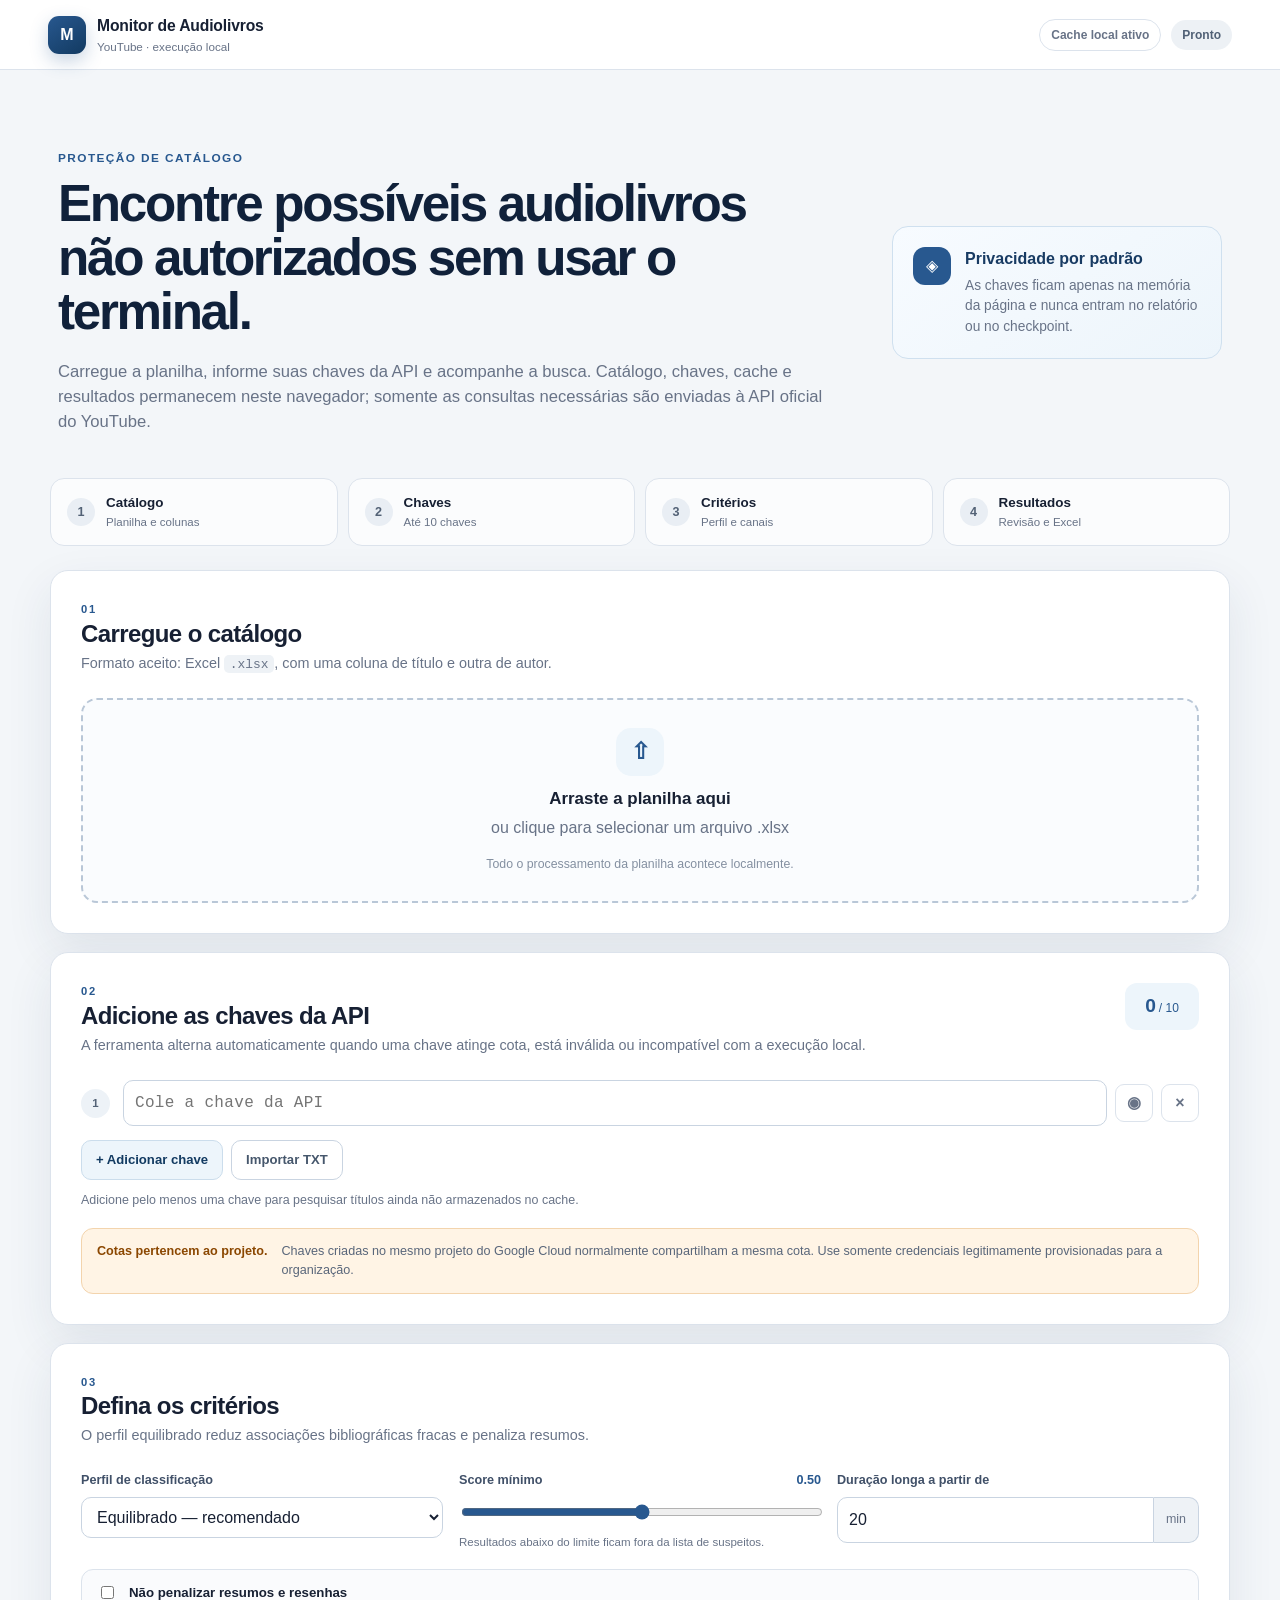
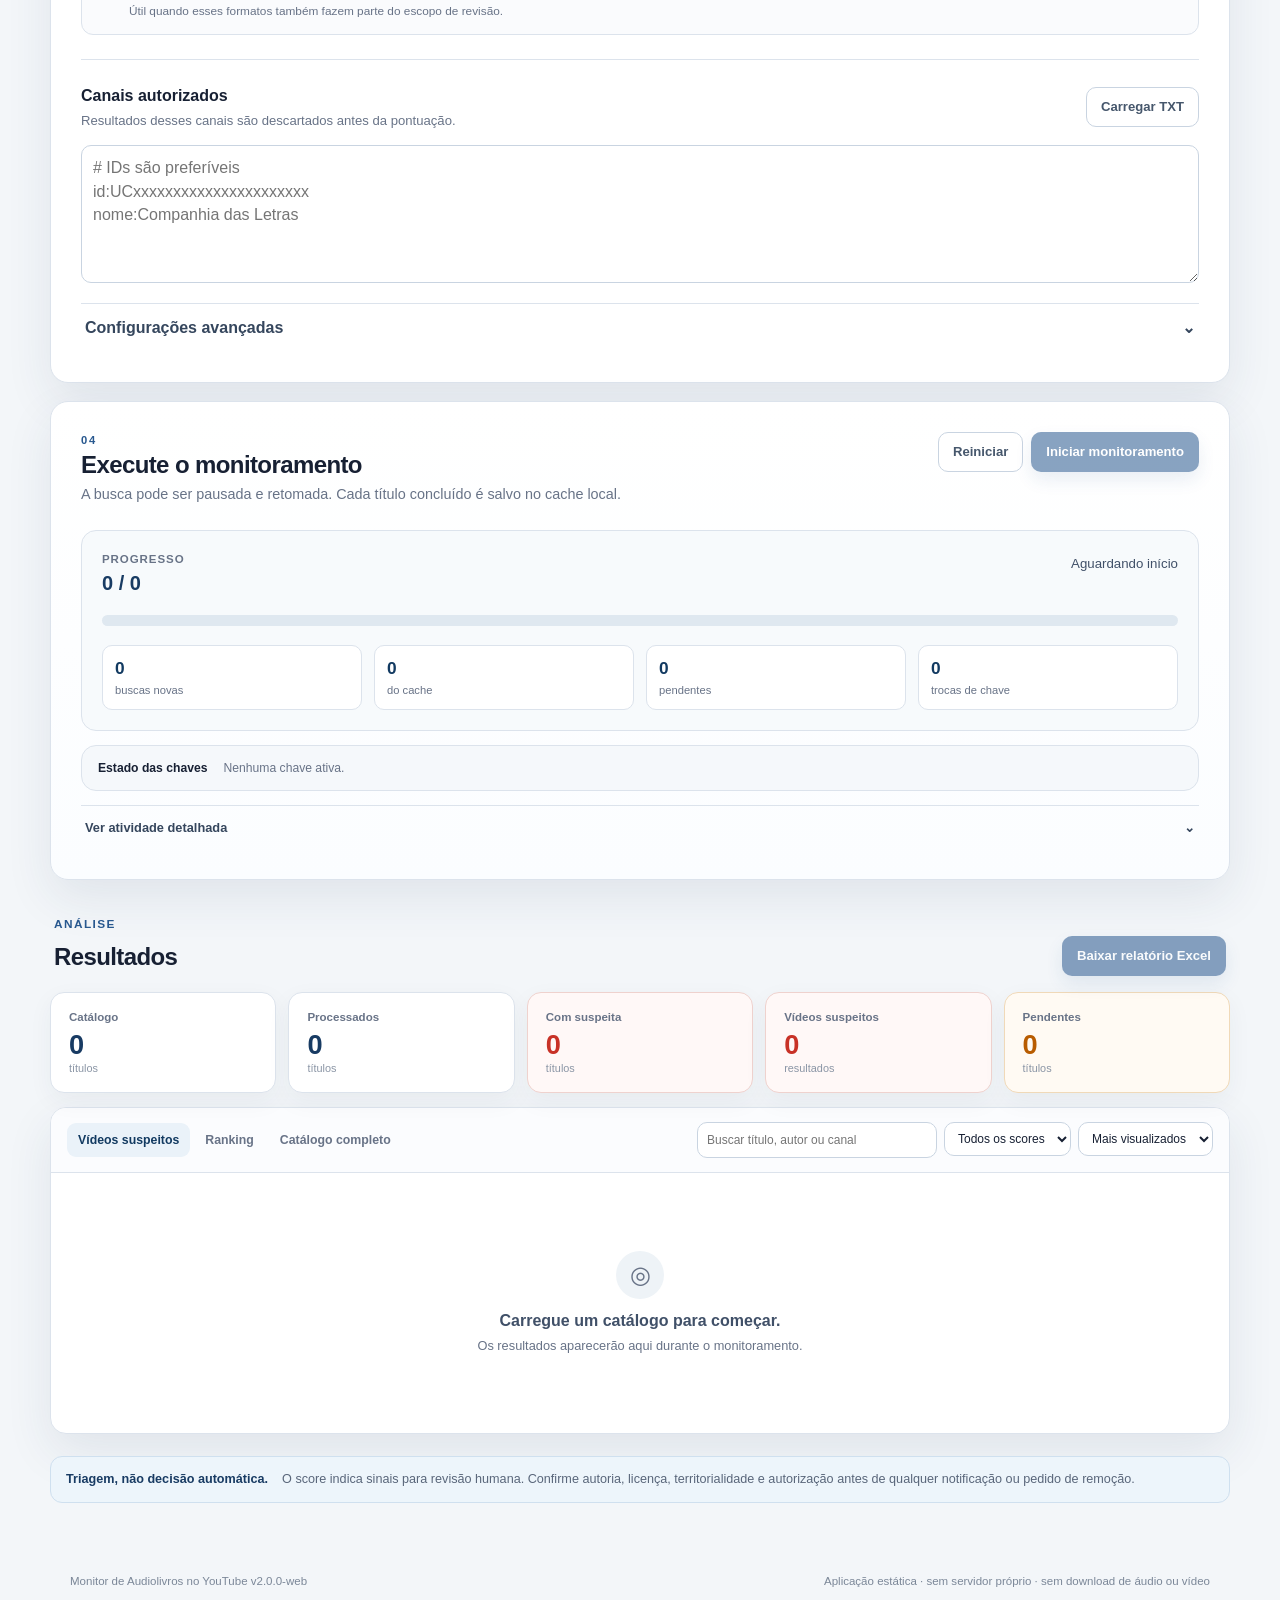
<file: MONITOR_YOUTUBE_OFFLINE.html>
<!doctype html>
<!-- Aplicação autocontida: HTML, CSS e JavaScript estão neste único arquivo. -->
<html lang="pt-BR">
<head>
  <meta charset="utf-8">
  <meta name="viewport" content="width=device-width, initial-scale=1">
  <meta name="description" content="Ferramenta local para monitoramento de possíveis audiolivros não autorizados no YouTube.">
  <title>Monitor de Audiolivros no YouTube — arquivo único</title>
  <style>
:root {
  color-scheme: light;
  --ink: #172033;
  --muted: #687387;
  --line: #dce3ec;
  --line-strong: #c9d4e1;
  --surface: #ffffff;
  --surface-soft: #f5f8fb;
  --surface-blue: #edf5fb;
  --navy: #183b63;
  --blue: #28588f;
  --blue-bright: #1769aa;
  --blue-dark: #123a61;
  --green: #188038;
  --green-soft: #eaf7ee;
  --orange: #b85c00;
  --orange-soft: #fff4e5;
  --red: #c83227;
  --red-soft: #fff0ee;
  --shadow: 0 18px 48px rgba(30, 55, 85, 0.09);
  --radius: 18px;
  font-family: Inter, ui-sans-serif, -apple-system, BlinkMacSystemFont, "Segoe UI", Roboto, Helvetica, Arial, sans-serif;
}

* { box-sizing: border-box; }
html { scroll-behavior: smooth; }
body { margin: 0; background: #f3f6f9; color: var(--ink); line-height: 1.5; }
button, input, select, textarea { font: inherit; }
button { cursor: pointer; }
button:disabled { cursor: not-allowed; opacity: .55; }
a { color: inherit; }
code { padding: .1rem .35rem; border-radius: 5px; background: #eef2f6; font-size: .9em; }
[hidden] { display: none !important; }

.visually-hidden, .sr-only {
  position: absolute !important; width: 1px !important; height: 1px !important;
  padding: 0 !important; margin: -1px !important; overflow: hidden !important;
  clip: rect(0, 0, 0, 0) !important; white-space: nowrap !important; border: 0 !important;
}

.topbar { position: sticky; top: 0; z-index: 30; background: rgba(255,255,255,.94); border-bottom: 1px solid var(--line); backdrop-filter: blur(14px); }
.topbar-inner { max-width: 1240px; margin: 0 auto; padding: 14px 28px; display: flex; align-items: center; justify-content: space-between; gap: 20px; }
.brand { display: inline-flex; align-items: center; gap: 11px; color: var(--ink); text-decoration: none; }
.brand-mark { width: 38px; height: 38px; border-radius: 11px; display: grid; place-items: center; color: #fff; background: linear-gradient(145deg, var(--blue), var(--blue-dark)); font-weight: 800; box-shadow: 0 7px 18px rgba(40,88,143,.25); }
.brand strong, .brand small { display: block; }
.brand strong { font-size: .98rem; letter-spacing: -.01em; }
.brand small { color: var(--muted); font-size: .73rem; }
.topbar-actions { display: flex; align-items: center; gap: 10px; }
.status-badge, .cache-status { display: inline-flex; align-items: center; border-radius: 999px; padding: 6px 11px; font-size: .75rem; font-weight: 700; white-space: nowrap; }
.status-neutral { background: #edf1f5; color: #506075; }
.status-working { background: #e6f1fb; color: #135b97; }
.status-success, .cache-ok { background: var(--green-soft); color: var(--green); }
.status-warning, .cache-warning { background: var(--orange-soft); color: var(--orange); }
.status-error { background: var(--red-soft); color: var(--red); }
.cache-status { border: 1px solid var(--line); background: #fff; color: var(--muted); }

.page-shell { width: min(1180px, calc(100% - 40px)); margin: 0 auto; padding: 52px 0 70px; }
.hero { display: grid; grid-template-columns: minmax(0, 1fr) 330px; gap: 44px; align-items: center; padding: 28px 8px 36px; }
.eyebrow { display: block; color: var(--blue); font-size: .74rem; font-weight: 800; letter-spacing: .12em; text-transform: uppercase; margin-bottom: 9px; }
.hero h1 { margin: 0; max-width: 760px; font-size: clamp(2rem, 4vw, 3.6rem); line-height: 1.06; letter-spacing: -.045em; color: #10213a; }
.hero > div > p { max-width: 780px; color: var(--muted); font-size: 1.04rem; margin: 20px 0 0; }
.privacy-card { display: flex; gap: 14px; padding: 20px; border: 1px solid #cfe0ef; border-radius: 16px; background: linear-gradient(145deg, #f7fbff, #edf5fb); }
.privacy-card strong { color: var(--navy); }
.privacy-card p { margin: 5px 0 0; color: var(--muted); font-size: .86rem; }
.privacy-icon { flex: 0 0 auto; width: 38px; height: 38px; display: grid; place-items: center; border-radius: 12px; color: #fff; background: var(--blue); }

.workflow { display: grid; grid-template-columns: repeat(4, 1fr); gap: 10px; margin: 8px 0 24px; }
.workflow-step { display: flex; align-items: center; gap: 11px; padding: 14px 16px; border: 1px solid var(--line); border-radius: 14px; background: rgba(255,255,255,.7); color: var(--muted); }
.workflow-step > span { width: 28px; height: 28px; display: grid; place-items: center; flex: 0 0 auto; border-radius: 50%; background: #e9eef4; color: #536276; font-weight: 800; font-size: .79rem; }
.workflow-step strong, .workflow-step small { display: block; }
.workflow-step strong { color: var(--ink); font-size: .84rem; }
.workflow-step small { font-size: .72rem; }
.workflow-step.is-complete { border-color: #bddfc7; background: #f3fbf5; }
.workflow-step.is-complete > span { background: var(--green); color: #fff; }

.panel { margin: 18px 0; padding: 30px; border: 1px solid var(--line); border-radius: var(--radius); background: var(--surface); box-shadow: var(--shadow); }
.panel-header { display: flex; align-items: flex-start; margin-bottom: 24px; }
.panel-header-split { justify-content: space-between; gap: 24px; }
.panel-header h2, .results-heading h2 { margin: 2px 0 4px; font-size: 1.5rem; line-height: 1.2; letter-spacing: -.025em; }
.panel-header p, .results-heading p { margin: 0; color: var(--muted); font-size: .9rem; }
.section-number { display: block; color: var(--blue); font-size: .7rem; font-weight: 900; letter-spacing: .15em; }
.count-badge { min-width: 74px; padding: 9px 13px; display: flex; align-items: baseline; justify-content: center; gap: 3px; border-radius: 12px; background: var(--surface-blue); color: var(--blue); }
.count-badge strong { font-size: 1.2rem; }
.count-badge span { font-size: .75rem; }

.drop-zone { min-height: 205px; display: flex; flex-direction: column; align-items: center; justify-content: center; gap: 5px; border: 2px dashed #b9c7d7; border-radius: 16px; background: #fafcfe; text-align: center; transition: .2s ease; outline: none; }
.drop-zone:hover, .drop-zone:focus-visible, .drop-zone.is-dragging { border-color: var(--blue); background: #f0f7fd; transform: translateY(-1px); }
.drop-zone.is-loading { opacity: .65; pointer-events: none; }
.drop-icon { width: 48px; height: 48px; display: grid; place-items: center; border-radius: 15px; color: var(--blue); background: var(--surface-blue); font-size: 1.45rem; font-weight: 800; margin-bottom: 5px; }
.drop-zone strong { font-size: 1.06rem; }
.drop-zone span { color: var(--muted); }
.drop-zone em { margin-top: 10px; color: #8490a1; font-size: .77rem; font-style: normal; }

.mapping-panel, .catalog-status-panel, .progress-card, .key-status-panel, .advanced-panel { border: 1px solid var(--line); border-radius: 15px; background: var(--surface-soft); }
.mapping-panel { margin-top: 22px; padding: 20px; }
.subsection-heading { display: flex; align-items: center; justify-content: space-between; gap: 18px; margin-bottom: 15px; }
.subsection-heading h3 { margin: 0; font-size: 1rem; }
.subsection-heading p { margin: 3px 0 0; color: var(--muted); font-size: .82rem; }
.subsection-spaced { margin-top: 23px; }
.form-grid { display: grid; gap: 16px; }
.form-grid-three { grid-template-columns: repeat(3, minmax(0, 1fr)); }
.form-grid-four { grid-template-columns: repeat(4, minmax(0, 1fr)); }
.field { display: flex; flex-direction: column; gap: 7px; min-width: 0; }
.field > span { color: #405068; font-size: .79rem; font-weight: 750; }
.field small { color: var(--muted); font-size: .72rem; }
input, select, textarea { width: 100%; border: 1px solid var(--line-strong); border-radius: 10px; background: #fff; color: var(--ink); padding: 10px 11px; outline: none; transition: border-color .15s, box-shadow .15s; }
input:focus, select:focus, textarea:focus { border-color: var(--blue-bright); box-shadow: 0 0 0 3px rgba(23,105,170,.12); }
textarea { resize: vertical; min-height: 98px; line-height: 1.45; }
input[type="range"] { border: 0; box-shadow: none; padding: 5px 0; accent-color: var(--blue); }
.range-field output { float: right; color: var(--blue); font-weight: 850; }
.input-suffix { display: flex; }
.input-suffix input { border-radius: 10px 0 0 10px; }
.input-suffix span { display: grid; place-items: center; padding: 0 12px; border: 1px solid var(--line-strong); border-left: 0; border-radius: 0 10px 10px 0; background: #eef2f6; color: var(--muted); font-size: .78rem; }

.catalog-status-panel { margin-top: 20px; padding: 17px 20px; display: flex; align-items: center; gap: 24px; background: #f7fafc; }
.catalog-stat { min-width: 130px; padding-right: 22px; border-right: 1px solid var(--line); }
.catalog-stat strong, .catalog-stat span { display: block; }
.catalog-stat strong { font-size: 1.75rem; color: var(--blue); line-height: 1.1; }
.catalog-stat span { color: var(--muted); font-size: .75rem; }
.catalog-status-panel dl { margin: 0; display: grid; gap: 5px; min-width: 0; }
.catalog-status-panel dl div { display: grid; grid-template-columns: 58px minmax(0,1fr); gap: 9px; }
.catalog-status-panel dt { color: var(--muted); font-size: .76rem; }
.catalog-status-panel dd { margin: 0; overflow: hidden; text-overflow: ellipsis; white-space: nowrap; font-size: .82rem; }

.table-card { margin-top: 18px; border: 1px solid var(--line); border-radius: 14px; overflow: hidden; }
.table-card-heading { display: flex; align-items: center; justify-content: space-between; padding: 12px 16px; background: #f6f9fc; border-bottom: 1px solid var(--line); }
.table-card-heading strong { font-size: .83rem; }
.table-card-heading span { color: var(--muted); font-size: .73rem; }
.table-scroll { overflow: auto; }
table { width: 100%; border-collapse: collapse; }
th { color: #3f4d61; background: #f5f8fb; font-size: .72rem; letter-spacing: .02em; text-align: left; }
th, td { padding: 11px 13px; border-bottom: 1px solid #e8edf3; vertical-align: top; }
td { font-size: .81rem; }
.compact-table th:first-child, .compact-table td:first-child { width: 55px; text-align: right; color: var(--muted); }
.compact-table tbody tr:last-child td { border-bottom: 0; }

.keys-list { display: grid; gap: 10px; }
.key-row { display: grid; grid-template-columns: 34px minmax(0,1fr) 38px 38px; gap: 8px; align-items: center; }
.key-number { width: 29px; height: 29px; display: grid; place-items: center; border-radius: 50%; background: #edf2f7; color: #536276; font-size: .72rem; font-weight: 800; }
.api-key-input { font-family: ui-monospace, SFMono-Regular, Menlo, Consolas, monospace; letter-spacing: .02em; }
.icon-button { height: 38px; border: 1px solid var(--line); border-radius: 9px; background: #fff; color: var(--muted); font-weight: 800; }
.icon-button:hover { color: var(--blue); border-color: #aebfd1; }
.inline-actions { display: flex; flex-wrap: wrap; gap: 8px; margin-top: 14px; }
.help-text { margin: 11px 0 0; color: var(--muted); font-size: .78rem; }

.button { min-height: 39px; display: inline-flex; align-items: center; justify-content: center; gap: 7px; border-radius: 10px; padding: 9px 14px; border: 1px solid transparent; font-size: .82rem; font-weight: 760; transition: transform .12s, box-shadow .12s, background .12s; }
.button:not(:disabled):active { transform: translateY(1px); }
.button-primary { color: #fff; background: var(--blue); box-shadow: 0 8px 18px rgba(40,88,143,.18); }
.button-primary:hover:not(:disabled) { background: var(--blue-dark); }
.button-secondary { color: var(--blue-dark); background: #edf5fb; border-color: #cbddec; }
.button-secondary:hover:not(:disabled) { background: #e2eff9; }
.button-ghost { color: #46576c; background: #fff; border-color: var(--line-strong); }
.button-ghost:hover:not(:disabled) { border-color: #aebccd; background: #f8fafc; }
.button-warning { color: #8b4400; background: var(--orange-soft); border-color: #f3cfaa; }
.button-danger-ghost { color: var(--red); background: #fff; border-color: #efc4bf; }

.notice { display: flex; gap: 8px 14px; align-items: flex-start; margin-top: 18px; border-radius: 12px; padding: 13px 15px; font-size: .79rem; }
.notice strong { flex: 0 0 auto; }
.notice span { color: #59667a; }
.notice-warning { background: var(--orange-soft); border: 1px solid #f3d4ad; }
.notice-warning strong { color: #8b4700; }
.notice-info { background: #edf5fb; border: 1px solid #cfe0ef; }
.notice-info strong { color: var(--navy); }

.check-row { display: flex; gap: 12px; align-items: flex-start; margin-top: 18px; padding: 13px 15px; border: 1px solid var(--line); border-radius: 12px; background: #fafbfd; }
.check-row input, .check-card input { width: auto; margin-top: 3px; accent-color: var(--blue); }
.check-row strong, .check-row small, .check-card strong, .check-card small { display: block; }
.check-row strong, .check-card strong { font-size: .83rem; }
.check-row small, .check-card small { color: var(--muted); font-size: .74rem; }
.check-card { display: flex; gap: 10px; align-items: flex-start; padding: 10px 12px; border: 1px solid var(--line); border-radius: 11px; background: #fff; }
.divider { height: 1px; background: var(--line); margin: 24px 0; }
.disclosure-button { width: 100%; display: flex; justify-content: space-between; align-items: center; margin-top: 20px; padding: 12px 4px; border: 0; border-top: 1px solid var(--line); background: transparent; color: #35465d; font-weight: 760; }
.disclosure-button.compact { margin-top: 14px; font-size: .8rem; }
.advanced-panel { padding: 20px; background: #f8fafc; }
.cache-tools { display: flex; align-items: center; justify-content: space-between; gap: 20px; margin-top: 22px; padding-top: 18px; border-top: 1px solid var(--line); }
.cache-tools > div:first-child strong, .cache-tools > div:first-child span { display: block; }
.cache-tools > div:first-child strong { font-size: .86rem; }
.cache-tools > div:first-child span { color: var(--muted); font-size: .75rem; }

.run-panel { background: linear-gradient(180deg, #fff, #fbfdff); }
.run-actions { display: flex; flex-wrap: wrap; gap: 8px; justify-content: flex-end; }
.progress-card { padding: 20px; background: #f7fafc; }
.progress-heading { display: flex; justify-content: space-between; gap: 20px; align-items: flex-start; }
.progress-heading > div { min-width: 120px; }
.progress-heading span, .progress-heading strong { display: block; }
.progress-heading span { color: var(--muted); font-size: .72rem; text-transform: uppercase; letter-spacing: .08em; font-weight: 800; }
.progress-heading strong { color: var(--navy); font-size: 1.25rem; }
.progress-heading p { margin: 3px 0 0; color: #405068; font-size: .83rem; text-align: right; max-width: 680px; }
.progress-track { height: 11px; margin: 17px 0 19px; overflow: hidden; border-radius: 999px; background: #dfe8f0; }
.progress-bar { width: 0; height: 100%; border-radius: inherit; background: linear-gradient(90deg, var(--blue), #3b8fc8); transition: width .22s ease; }
.run-metrics { display: grid; grid-template-columns: repeat(4, 1fr); gap: 12px; }
.run-metrics div { padding: 10px 12px; border-radius: 10px; background: #fff; border: 1px solid var(--line); }
.run-metrics strong, .run-metrics span { display: block; }
.run-metrics strong { font-size: 1.08rem; color: var(--blue-dark); }
.run-metrics span { color: var(--muted); font-size: .7rem; }
.key-status-panel { margin-top: 14px; padding: 13px 16px; display: flex; gap: 16px; align-items: center; }
.key-status-panel > strong { font-size: .76rem; white-space: nowrap; }
#keyStatusList { display: flex; gap: 7px; flex-wrap: wrap; }
.key-chip { display: inline-flex; padding: 5px 9px; border-radius: 999px; font-size: .68rem; font-weight: 800; border: 1px solid var(--line); }
.key-active { background: #e8f2fb; color: #145b96; border-color: #bcd7eb; }
.key-used { background: #edf7f0; color: var(--green); border-color: #c5e3ce; }
.key-unavailable { background: var(--red-soft); color: var(--red); border-color: #efc4bf; text-decoration: line-through; }
.key-unused { background: #f2f4f6; color: #758095; }
.muted { color: var(--muted); font-size: .76rem; }
.activity-log-panel { border: 1px solid var(--line); border-radius: 12px; background: #172437; overflow: hidden; }
.activity-log { height: 220px; overflow: auto; list-style: none; margin: 0; padding: 12px; color: #dce7f2; font-family: ui-monospace, SFMono-Regular, Menlo, Consolas, monospace; font-size: .72rem; }
.activity-log li { display: grid; grid-template-columns: 72px minmax(0,1fr); gap: 8px; padding: 4px 0; }
.activity-log time { color: #8194aa; }
.activity-log .log-success span { color: #8ed3a1; }
.activity-log .log-warning span { color: #f1be7d; }
.activity-log .log-error span { color: #ff9c92; }

.results-section { margin-top: 36px; }
.results-heading { display: flex; align-items: flex-end; justify-content: space-between; gap: 20px; padding: 0 4px 16px; }
.summary-grid { display: grid; grid-template-columns: repeat(5, 1fr); gap: 12px; margin-bottom: 14px; }
.summary-grid article { padding: 16px 18px; border: 1px solid var(--line); border-radius: 14px; background: #fff; box-shadow: 0 8px 25px rgba(30,55,85,.05); }
.summary-grid span, .summary-grid strong, .summary-grid small { display: block; }
.summary-grid span { color: var(--muted); font-size: .72rem; font-weight: 750; }
.summary-grid strong { margin: 4px 0 0; font-size: 1.7rem; line-height: 1.1; color: var(--navy); }
.summary-grid small { color: #8a95a5; font-size: .68rem; }
.summary-grid .summary-alert { background: #fff8f7; border-color: #efd2ce; }
.summary-grid .summary-alert strong { color: var(--red); }
.summary-grid .summary-warning { background: #fffaf3; border-color: #f0d9b8; }
.summary-grid .summary-warning strong { color: var(--orange); }
.results-card { border: 1px solid var(--line); border-radius: 16px; background: #fff; overflow: hidden; box-shadow: var(--shadow); }
.results-toolbar { display: flex; align-items: center; justify-content: space-between; gap: 20px; padding: 14px 16px; border-bottom: 1px solid var(--line); background: #fbfcfe; }
.result-tabs { display: flex; gap: 4px; }
.result-tab { border: 0; border-radius: 9px; padding: 8px 11px; background: transparent; color: var(--muted); font-size: .77rem; font-weight: 760; }
.result-tab.is-active { background: #eaf2f9; color: var(--blue-dark); }
.result-filters { display: flex; gap: 7px; }
.result-filters input, .result-filters select { padding: 8px 9px; font-size: .75rem; }
.result-filters input { width: 240px; }
.empty-state { min-height: 260px; display: flex; flex-direction: column; align-items: center; justify-content: center; color: var(--muted); text-align: center; }
.empty-state > div { width: 48px; height: 48px; display: grid; place-items: center; border-radius: 50%; background: #eef3f7; font-size: 1.5rem; margin-bottom: 10px; }
.empty-state strong { color: #405068; }
.empty-state span { font-size: .8rem; margin-top: 3px; }
.results-table { min-width: 920px; }
.results-table thead th { position: sticky; top: 0; z-index: 1; white-space: nowrap; }
.results-table tbody tr:hover { background: #f9fbfd; }
.results-table td small { display: block; margin-top: 3px; color: var(--muted); }
.results-table .numeric { text-align: right; font-variant-numeric: tabular-nums; white-space: nowrap; }
.reasons-cell { min-width: 260px; color: #536276; }
.table-link { color: var(--blue-bright); font-weight: 760; text-decoration: none; white-space: nowrap; }
.table-link:hover { text-decoration: underline; }
.score-pill, .catalog-status { display: inline-flex; align-items: center; justify-content: center; min-width: 50px; padding: 4px 8px; border-radius: 999px; font-size: .7rem; font-weight: 850; }
.score-high, .catalog-yes { background: var(--red-soft); color: var(--red); }
.score-medium, .catalog-pending { background: var(--orange-soft); color: var(--orange); }
.score-low, .catalog-no { background: var(--green-soft); color: var(--green); }
.table-empty { text-align: center; color: var(--muted); padding: 40px; }
.pagination { display: flex; justify-content: center; align-items: center; gap: 14px; padding: 12px 16px; border-top: 1px solid var(--line); }
.pagination span { color: var(--muted); font-size: .76rem; }
.final-notice { margin-top: 22px; }

.footer { max-width: 1180px; margin: 0 auto; padding: 0 20px 34px; display: flex; justify-content: space-between; gap: 20px; color: #7b8798; font-size: .72rem; }
.toast-container { position: fixed; z-index: 100; top: 76px; right: 20px; width: min(380px, calc(100% - 40px)); display: grid; gap: 9px; pointer-events: none; }
.toast { opacity: 0; transform: translateY(-8px); padding: 12px 14px; border: 1px solid var(--line); border-radius: 11px; background: #fff; box-shadow: 0 14px 36px rgba(20,40,65,.18); color: #35465d; font-size: .8rem; font-weight: 650; transition: .2s ease; }
.toast.is-visible { opacity: 1; transform: translateY(0); }
.toast-success { border-left: 4px solid var(--green); }
.toast-warning { border-left: 4px solid var(--orange); }
.toast-error { border-left: 4px solid var(--red); }
.toast-info { border-left: 4px solid var(--blue); }

@media (max-width: 980px) {
  .hero { grid-template-columns: 1fr; gap: 22px; }
  .privacy-card { max-width: 620px; }
  .form-grid-four { grid-template-columns: repeat(2, minmax(0,1fr)); }
  .form-grid-three { grid-template-columns: 1fr 1fr; }
  .summary-grid { grid-template-columns: repeat(3, 1fr); }
  .results-toolbar { align-items: stretch; flex-direction: column; }
  .result-filters { flex-wrap: wrap; }
  .result-filters input { width: 100%; }
}

@media (max-width: 720px) {
  .topbar-inner { padding: 11px 16px; }
  .cache-status { display: none; }
  .brand small { display: none; }
  .page-shell { width: min(100% - 22px, 1180px); padding-top: 25px; }
  .hero { padding: 18px 4px 26px; }
  .hero h1 { font-size: 2.1rem; }
  .workflow { grid-template-columns: 1fr 1fr; }
  .panel { padding: 21px 17px; border-radius: 15px; }
  .panel-header-split, .results-heading, .progress-heading, .cache-tools { align-items: stretch; flex-direction: column; }
  .run-actions { justify-content: flex-start; }
  .form-grid-three, .form-grid-four { grid-template-columns: 1fr; }
  .catalog-status-panel { align-items: flex-start; flex-direction: column; }
  .catalog-stat { border-right: 0; border-bottom: 1px solid var(--line); padding: 0 0 13px; width: 100%; }
  .run-metrics { grid-template-columns: 1fr 1fr; }
  .key-status-panel { align-items: flex-start; flex-direction: column; }
  .summary-grid { grid-template-columns: 1fr 1fr; }
  .result-tabs { overflow-x: auto; }
  .result-tab { white-space: nowrap; }
  .result-filters { flex-direction: column; }
  .footer { flex-direction: column; }
}

@media (max-width: 430px) {
  .workflow { grid-template-columns: 1fr; }
  .summary-grid { grid-template-columns: 1fr; }
  .key-row { grid-template-columns: 28px minmax(0,1fr) 36px; }
  .key-row .remove-key { grid-column: 3; }
  .key-row .toggle-key { display: none; }
}

</style>
</head>
<body>
  <div id="toastContainer" class="toast-container" aria-live="polite"></div>

  <header class="topbar">
    <div class="topbar-inner">
      <a class="brand" href="#top" aria-label="Ir ao início">
        <span class="brand-mark" aria-hidden="true">M</span>
        <span>
          <strong>Monitor de Audiolivros</strong>
          <small>YouTube · execução local</small>
        </span>
      </a>
      <div class="topbar-actions">
        <span id="cacheAvailability" class="cache-status">Verificando cache…</span>
        <span id="globalStatus" class="status-badge status-neutral">Carregando</span>
      </div>
    </div>
  </header>

  <main id="top" class="page-shell">
    <section class="hero">
      <div>
        <span class="eyebrow">Proteção de catálogo</span>
        <h1>Encontre possíveis audiolivros não autorizados sem usar o terminal.</h1>
        <p>Carregue a planilha, informe suas chaves da API e acompanhe a busca. Catálogo, chaves, cache e resultados permanecem neste navegador; somente as consultas necessárias são enviadas à API oficial do YouTube.</p>
      </div>
      <aside class="privacy-card">
        <span class="privacy-icon" aria-hidden="true">◈</span>
        <div>
          <strong>Privacidade por padrão</strong>
          <p>As chaves ficam apenas na memória da página e nunca entram no relatório ou no checkpoint.</p>
        </div>
      </aside>
    </section>

    <nav class="workflow" aria-label="Etapas">
      <div id="workflowCatalog" class="workflow-step">
        <span>1</span><div><strong>Catálogo</strong><small>Planilha e colunas</small></div>
      </div>
      <div id="workflowKeys" class="workflow-step">
        <span>2</span><div><strong>Chaves</strong><small>Até 10 chaves</small></div>
      </div>
      <div class="workflow-step">
        <span>3</span><div><strong>Critérios</strong><small>Perfil e canais</small></div>
      </div>
      <div id="workflowRun" class="workflow-step">
        <span>4</span><div><strong>Resultados</strong><small>Revisão e Excel</small></div>
      </div>
    </nav>

    <section class="panel" aria-labelledby="catalogTitle">
      <div class="panel-header">
        <div>
          <span class="section-number">01</span>
          <h2 id="catalogTitle">Carregue o catálogo</h2>
          <p>Formato aceito: Excel <code>.xlsx</code>, com uma coluna de título e outra de autor.</p>
        </div>
      </div>

      <input id="catalogFile" class="visually-hidden" type="file" accept=".xlsx,application/vnd.openxmlformats-officedocument.spreadsheetml.sheet">
      <div id="dropZone" class="drop-zone" role="button" tabindex="0" aria-label="Selecionar ou arrastar planilha">
        <div class="drop-icon" aria-hidden="true">⇧</div>
        <strong id="dropZoneLabel">Arraste a planilha aqui</strong>
        <span id="dropZoneHint">ou clique para selecionar um arquivo .xlsx</span>
        <em>Todo o processamento da planilha acontece localmente.</em>
      </div>

      <div id="mappingPanel" class="mapping-panel" hidden>
        <div class="subsection-heading">
          <div>
            <h3>Mapeamento da planilha</h3>
            <p>A seleção automática pode ser ajustada antes da busca.</p>
          </div>
          <button id="applyMappingButton" type="button" class="button button-secondary">Aplicar seleção</button>
        </div>
        <div class="form-grid form-grid-four">
          <label class="field">
            <span>Aba</span>
            <select id="sheetSelect"></select>
          </label>
          <label class="field">
            <span>Linha do cabeçalho</span>
            <input id="headerRowInput" type="number" min="1" max="20" value="1">
          </label>
          <label class="field">
            <span>Coluna de título</span>
            <select id="titleColumnSelect"></select>
          </label>
          <label class="field">
            <span>Coluna de autor</span>
            <select id="authorColumnSelect"></select>
          </label>
        </div>
      </div>

      <div id="catalogStatusPanel" class="catalog-status-panel" hidden>
        <div class="catalog-stat">
          <strong id="catalogCount">0</strong>
          <span>títulos únicos</span>
        </div>
        <dl>
          <div><dt>Arquivo</dt><dd id="catalogFileName">—</dd></div>
          <div><dt>Aba</dt><dd id="catalogSheetName">—</dd></div>
        </dl>
      </div>

      <div id="catalogPreview" class="table-card" hidden>
        <div class="table-card-heading"><strong>Prévia do catálogo</strong><span>Primeiros 8 títulos</span></div>
        <div class="table-scroll">
          <table class="compact-table">
            <thead><tr><th>#</th><th>Título</th><th>Autor</th></tr></thead>
            <tbody id="catalogPreviewBody"></tbody>
          </table>
        </div>
      </div>
    </section>

    <section id="apiKeysSection" class="panel" aria-labelledby="keysTitle">
      <div class="panel-header panel-header-split">
        <div>
          <span class="section-number">02</span>
          <h2 id="keysTitle">Adicione as chaves da API</h2>
          <p>A ferramenta alterna automaticamente quando uma chave atinge cota, está inválida ou incompatível com a execução local.</p>
        </div>
        <div class="count-badge"><strong id="keysCount">0</strong><span>/ 10</span></div>
      </div>

      <div id="apiKeysList" class="keys-list"></div>
      <div class="inline-actions">
        <button id="addKeyButton" type="button" class="button button-secondary">+ Adicionar chave</button>
        <button id="importKeysButton" type="button" class="button button-ghost">Importar TXT</button>
        <input id="keysFile" class="visually-hidden" type="file" accept=".txt,text/plain">
      </div>
      <p id="budgetHint" class="help-text">Adicione pelo menos uma chave para pesquisar.</p>
      <div class="notice notice-warning">
        <strong>Cotas pertencem ao projeto.</strong>
        <span>Chaves criadas no mesmo projeto do Google Cloud normalmente compartilham a mesma cota. Use somente credenciais legitimamente provisionadas para a organização.</span>
      </div>
    </section>

    <section class="panel" aria-labelledby="criteriaTitle">
      <div class="panel-header">
        <div>
          <span class="section-number">03</span>
          <h2 id="criteriaTitle">Defina os critérios</h2>
          <p>O perfil equilibrado reduz associações bibliográficas fracas e penaliza resumos.</p>
        </div>
      </div>

      <div class="form-grid form-grid-three">
        <label class="field">
          <span>Perfil de classificação</span>
          <select id="profile" class="analysis-setting configuration-control">
            <option value="equilibrado">Equilibrado — recomendado</option>
            <option value="planilha">Compatível com a planilha original</option>
          </select>
        </label>
        <label class="field range-field">
          <span>Score mínimo <output id="thresholdValue">0.50</output></span>
          <input id="threshold" class="analysis-setting configuration-control" type="range" min="0" max="1" step="0.05" value="0.50">
          <small>Resultados abaixo do limite ficam fora da lista de suspeitos.</small>
        </label>
        <label class="field">
          <span>Duração longa a partir de</span>
          <div class="input-suffix"><input id="longDuration" class="analysis-setting configuration-control" type="number" min="1" max="600" value="20"><span>min</span></div>
        </label>
      </div>

      <label class="check-row">
        <input id="includeSummaries" class="analysis-setting configuration-control" type="checkbox">
        <span><strong>Não penalizar resumos e resenhas</strong><small>Útil quando esses formatos também fazem parte do escopo de revisão.</small></span>
      </label>

      <div class="divider"></div>
      <div class="subsection-heading">
        <div>
          <h3>Canais autorizados</h3>
          <p>Resultados desses canais são descartados antes da pontuação.</p>
        </div>
        <button id="authorizedFileButton" type="button" class="button button-ghost">Carregar TXT</button>
        <input id="authorizedFile" class="visually-hidden" type="file" accept=".txt,text/plain">
      </div>
      <label class="field">
        <span class="sr-only">Lista de canais autorizados</span>
        <textarea id="authorizedChannels" class="configuration-control" rows="5" placeholder="# IDs são preferíveis&#10;id:UCxxxxxxxxxxxxxxxxxxxxxx&#10;nome:Companhia das Letras"></textarea>
      </label>

      <button id="advancedToggle" type="button" class="disclosure-button" aria-expanded="false" aria-controls="advancedPanel">
        <span>Configurações avançadas</span><span aria-hidden="true">⌄</span>
      </button>

      <div id="advancedPanel" class="advanced-panel" hidden>
        <div class="form-grid form-grid-four">
          <label class="field">
            <span>Resultados por título</span>
            <input id="maxResults" class="configuration-control" type="number" min="1" max="50" value="15">
          </label>
          <label class="field">
            <span>Região</span>
            <input id="region" class="configuration-control" type="text" maxlength="2" value="BR">
          </label>
          <label class="field">
            <span>Idioma de relevância</span>
            <input id="language" class="configuration-control" type="text" maxlength="8" value="pt">
          </label>
          <label class="field">
            <span>Publicado a partir de</span>
            <input id="publishedAfter" class="configuration-control" type="date">
          </label>
          <label class="field">
            <span>Limite local de buscas</span>
            <input id="searchBudget" class="configuration-control" type="number" min="0" placeholder="Automático">
            <small>0 remove apenas o limite local.</small>
          </label>
          <label class="field">
            <span>Validade do cache</span>
            <select id="cacheTtl" class="configuration-control">
              <option value="1">1 dia</option>
              <option value="7">7 dias</option>
              <option value="30" selected>30 dias</option>
              <option value="90">90 dias</option>
              <option value="-1">Sem expiração</option>
            </select>
          </label>
          <label class="check-card">
            <input id="refreshCache" class="configuration-control" type="checkbox">
            <span><strong>Atualizar cache</strong><small>Refaz buscas mesmo quando há entrada válida.</small></span>
          </label>
        </div>

        <div class="subsection-heading subsection-spaced">
          <div>
            <h3>Termos adicionais de canal suspeito</h3>
            <p>Um termo por linha; os termos padrão continuam ativos.</p>
          </div>
          <button id="termsFileButton" type="button" class="button button-ghost">Carregar TXT</button>
          <input id="termsFile" class="visually-hidden" type="file" accept=".txt,text/plain">
        </div>
        <label class="field"><span class="sr-only">Termos suspeitos</span><textarea id="suspiciousTerms" class="configuration-control" rows="4" placeholder="acervo narrado&#10;biblioteca em áudio"></textarea></label>

        <div class="cache-tools">
          <div><strong>Checkpoint e cache</strong><span>Exporte um checkpoint para transportar ou preservar as buscas.</span></div>
          <div class="inline-actions">
            <button id="exportCheckpointButton" type="button" class="button button-ghost">Exportar checkpoint</button>
            <button id="importCheckpointButton" type="button" class="button button-ghost">Importar checkpoint</button>
            <button id="clearCacheButton" type="button" class="button button-danger-ghost">Apagar cache</button>
            <input id="checkpointFile" class="visually-hidden" type="file" accept=".json,application/json">
          </div>
        </div>
      </div>
    </section>

    <section class="panel run-panel" aria-labelledby="runTitle">
      <div class="panel-header panel-header-split">
        <div>
          <span class="section-number">04</span>
          <h2 id="runTitle">Execute o monitoramento</h2>
          <p>A busca pode ser pausada e retomada. Cada título concluído é salvo no cache local.</p>
        </div>
        <div class="run-actions">
          <button id="resetButton" type="button" class="button button-ghost">Reiniciar</button>
          <button id="startButton" type="button" class="button button-primary" disabled>Iniciar monitoramento</button>
          <button id="pauseButton" type="button" class="button button-warning" hidden>Pausar</button>
          <button id="resumeButton" type="button" class="button button-primary" hidden>Continuar</button>
        </div>
      </div>

      <div class="progress-card">
        <div class="progress-heading">
          <div><span>Progresso</span><strong id="progressLabel">0 / 0</strong></div>
          <p id="currentBook">Aguardando início</p>
        </div>
        <div class="progress-track" aria-label="Progresso da busca"><div id="progressBar" class="progress-bar"></div></div>
        <div class="run-metrics">
          <div><strong id="apiCallsCount">0</strong><span>buscas novas</span></div>
          <div><strong id="cacheHitsCount">0</strong><span>do cache</span></div>
          <div><strong id="pendingCount">0</strong><span>pendentes</span></div>
          <div><strong id="rotationCount">0</strong><span>trocas de chave</span></div>
        </div>
      </div>

      <div class="key-status-panel"><strong>Estado das chaves</strong><div id="keyStatusList"><span class="muted">Nenhuma chave ativa.</span></div></div>

      <button id="logToggle" type="button" class="disclosure-button compact" aria-expanded="false" aria-controls="activityLogPanel">
        <span>Ver atividade detalhada</span><span aria-hidden="true">⌄</span>
      </button>
      <div id="activityLogPanel" class="activity-log-panel" hidden><ol id="activityLog" class="activity-log"></ol></div>
    </section>

    <section class="results-section" aria-labelledby="resultsTitle">
      <div class="results-heading">
        <div>
          <span class="eyebrow">Análise</span>
          <h2 id="resultsTitle">Resultados</h2>
        </div>
        <button id="exportReportButton" type="button" class="button button-primary" disabled>Baixar relatório Excel</button>
      </div>

      <div class="summary-grid">
        <article><span>Catálogo</span><strong id="summaryTotal">0</strong><small>títulos</small></article>
        <article><span>Processados</span><strong id="summaryProcessed">0</strong><small>títulos</small></article>
        <article class="summary-alert"><span>Com suspeita</span><strong id="summarySuspiciousTitles">0</strong><small>títulos</small></article>
        <article class="summary-alert"><span>Vídeos suspeitos</span><strong id="summarySuspiciousVideos">0</strong><small>resultados</small></article>
        <article class="summary-warning"><span>Pendentes</span><strong id="summaryPending">0</strong><small>títulos</small></article>
      </div>

      <div class="results-card">
        <div class="results-toolbar">
          <div class="result-tabs" role="tablist" aria-label="Tipo de resultado">
            <button type="button" class="result-tab is-active" data-tab="videos">Vídeos suspeitos</button>
            <button type="button" class="result-tab" data-tab="ranking">Ranking</button>
            <button type="button" class="result-tab" data-tab="catalog">Catálogo completo</button>
          </div>
          <div class="result-filters">
            <label><span class="sr-only">Buscar nos resultados</span><input id="resultsSearch" type="search" placeholder="Buscar título, autor ou canal"></label>
            <label><span class="sr-only">Score mínimo</span><select id="minScoreFilter"><option value="0">Todos os scores</option><option value="0.5">Score ≥ 0,50</option><option value="0.75">Score ≥ 0,75</option><option value="0.9">Score ≥ 0,90</option></select></label>
            <label><span class="sr-only">Ordenação</span><select id="sortResults"><option value="views">Mais visualizados</option><option value="score">Maior score</option><option value="book">Título do livro</option></select></label>
          </div>
        </div>
        <div id="resultsEmpty" class="empty-state"><div aria-hidden="true">◎</div><strong>Carregue um catálogo para começar.</strong><span>Os resultados aparecerão aqui durante o monitoramento.</span></div>
        <div id="resultsTableContainer" class="table-scroll"></div>
        <div id="pagination" class="pagination" hidden>
          <button id="prevPage" type="button" class="button button-ghost">← Anterior</button>
          <span id="pageLabel">Página 1</span>
          <button id="nextPage" type="button" class="button button-ghost">Próxima →</button>
        </div>
      </div>
    </section>

    <section class="notice notice-info final-notice">
      <strong>Triagem, não decisão automática.</strong>
      <span>O score indica sinais para revisão humana. Confirme autoria, licença, territorialidade e autorização antes de qualquer notificação ou pedido de remoção.</span>
    </section>
  </main>

  <footer class="footer">
    <span>Monitor de Audiolivros no YouTube <span id="appVersion"></span></span>
    <span>Aplicação estática · sem servidor próprio · sem download de áudio ou vídeo</span>
  </footer>

  <script>
/* vendor/jszip.min.js */
/*!

JSZip v3.10.1 - A JavaScript class for generating and reading zip files
<http://stuartk.com/jszip>

(c) 2009-2016 Stuart Knightley <stuart [at] stuartk.com>
Dual licenced under the MIT license or GPLv3. See https://raw.github.com/Stuk/jszip/main/LICENSE.markdown.

JSZip uses the library pako released under the MIT license :
https://github.com/nodeca/pako/blob/main/LICENSE
*/

!function(e){if("object"==typeof exports&&"undefined"!=typeof module)module.exports=e();else if("function"==typeof define&&define.amd)define([],e);else{("undefined"!=typeof window?window:"undefined"!=typeof global?global:"undefined"!=typeof self?self:this).JSZip=e()}}(function(){return function s(a,o,h){function u(r,e){if(!o[r]){if(!a[r]){var t="function"==typeof require&&require;if(!e&&t)return t(r,!0);if(l)return l(r,!0);var n=new Error("Cannot find module '"+r+"'");throw n.code="MODULE_NOT_FOUND",n}var i=o[r]={exports:{}};a[r][0].call(i.exports,function(e){var t=a[r][1][e];return u(t||e)},i,i.exports,s,a,o,h)}return o[r].exports}for(var l="function"==typeof require&&require,e=0;e<h.length;e++)u(h[e]);return u}({1:[function(e,t,r){"use strict";var d=e("./utils"),c=e("./support"),p="ABCDEFGHIJKLMNOPQRSTUVWXYZabcdefghijklmnopqrstuvwxyz0123456789+/=";r.encode=function(e){for(var t,r,n,i,s,a,o,h=[],u=0,l=e.length,f=l,c="string"!==d.getTypeOf(e);u<e.length;)f=l-u,n=c?(t=e[u++],r=u<l?e[u++]:0,u<l?e[u++]:0):(t=e.charCodeAt(u++),r=u<l?e.charCodeAt(u++):0,u<l?e.charCodeAt(u++):0),i=t>>2,s=(3&t)<<4|r>>4,a=1<f?(15&r)<<2|n>>6:64,o=2<f?63&n:64,h.push(p.charAt(i)+p.charAt(s)+p.charAt(a)+p.charAt(o));return h.join("")},r.decode=function(e){var t,r,n,i,s,a,o=0,h=0,u="data:";if(e.substr(0,u.length)===u)throw new Error("Invalid base64 input, it looks like a data url.");var l,f=3*(e=e.replace(/[^A-Za-z0-9+/=]/g,"")).length/4;if(e.charAt(e.length-1)===p.charAt(64)&&f--,e.charAt(e.length-2)===p.charAt(64)&&f--,f%1!=0)throw new Error("Invalid base64 input, bad content length.");for(l=c.uint8array?new Uint8Array(0|f):new Array(0|f);o<e.length;)t=p.indexOf(e.charAt(o++))<<2|(i=p.indexOf(e.charAt(o++)))>>4,r=(15&i)<<4|(s=p.indexOf(e.charAt(o++)))>>2,n=(3&s)<<6|(a=p.indexOf(e.charAt(o++))),l[h++]=t,64!==s&&(l[h++]=r),64!==a&&(l[h++]=n);return l}},{"./support":30,"./utils":32}],2:[function(e,t,r){"use strict";var n=e("./external"),i=e("./stream/DataWorker"),s=e("./stream/Crc32Probe"),a=e("./stream/DataLengthProbe");function o(e,t,r,n,i){this.compressedSize=e,this.uncompressedSize=t,this.crc32=r,this.compression=n,this.compressedContent=i}o.prototype={getContentWorker:function(){var e=new i(n.Promise.resolve(this.compressedContent)).pipe(this.compression.uncompressWorker()).pipe(new a("data_length")),t=this;return e.on("end",function(){if(this.streamInfo.data_length!==t.uncompressedSize)throw new Error("Bug : uncompressed data size mismatch")}),e},getCompressedWorker:function(){return new i(n.Promise.resolve(this.compressedContent)).withStreamInfo("compressedSize",this.compressedSize).withStreamInfo("uncompressedSize",this.uncompressedSize).withStreamInfo("crc32",this.crc32).withStreamInfo("compression",this.compression)}},o.createWorkerFrom=function(e,t,r){return e.pipe(new s).pipe(new a("uncompressedSize")).pipe(t.compressWorker(r)).pipe(new a("compressedSize")).withStreamInfo("compression",t)},t.exports=o},{"./external":6,"./stream/Crc32Probe":25,"./stream/DataLengthProbe":26,"./stream/DataWorker":27}],3:[function(e,t,r){"use strict";var n=e("./stream/GenericWorker");r.STORE={magic:"\0\0",compressWorker:function(){return new n("STORE compression")},uncompressWorker:function(){return new n("STORE decompression")}},r.DEFLATE=e("./flate")},{"./flate":7,"./stream/GenericWorker":28}],4:[function(e,t,r){"use strict";var n=e("./utils");var o=function(){for(var e,t=[],r=0;r<256;r++){e=r;for(var n=0;n<8;n++)e=1&e?3988292384^e>>>1:e>>>1;t[r]=e}return t}();t.exports=function(e,t){return void 0!==e&&e.length?"string"!==n.getTypeOf(e)?function(e,t,r,n){var i=o,s=n+r;e^=-1;for(var a=n;a<s;a++)e=e>>>8^i[255&(e^t[a])];return-1^e}(0|t,e,e.length,0):function(e,t,r,n){var i=o,s=n+r;e^=-1;for(var a=n;a<s;a++)e=e>>>8^i[255&(e^t.charCodeAt(a))];return-1^e}(0|t,e,e.length,0):0}},{"./utils":32}],5:[function(e,t,r){"use strict";r.base64=!1,r.binary=!1,r.dir=!1,r.createFolders=!0,r.date=null,r.compression=null,r.compressionOptions=null,r.comment=null,r.unixPermissions=null,r.dosPermissions=null},{}],6:[function(e,t,r){"use strict";var n=null;n="undefined"!=typeof Promise?Promise:e("lie"),t.exports={Promise:n}},{lie:37}],7:[function(e,t,r){"use strict";var n="undefined"!=typeof Uint8Array&&"undefined"!=typeof Uint16Array&&"undefined"!=typeof Uint32Array,i=e("pako"),s=e("./utils"),a=e("./stream/GenericWorker"),o=n?"uint8array":"array";function h(e,t){a.call(this,"FlateWorker/"+e),this._pako=null,this._pakoAction=e,this._pakoOptions=t,this.meta={}}r.magic="\b\0",s.inherits(h,a),h.prototype.processChunk=function(e){this.meta=e.meta,null===this._pako&&this._createPako(),this._pako.push(s.transformTo(o,e.data),!1)},h.prototype.flush=function(){a.prototype.flush.call(this),null===this._pako&&this._createPako(),this._pako.push([],!0)},h.prototype.cleanUp=function(){a.prototype.cleanUp.call(this),this._pako=null},h.prototype._createPako=function(){this._pako=new i[this._pakoAction]({raw:!0,level:this._pakoOptions.level||-1});var t=this;this._pako.onData=function(e){t.push({data:e,meta:t.meta})}},r.compressWorker=function(e){return new h("Deflate",e)},r.uncompressWorker=function(){return new h("Inflate",{})}},{"./stream/GenericWorker":28,"./utils":32,pako:38}],8:[function(e,t,r){"use strict";function A(e,t){var r,n="";for(r=0;r<t;r++)n+=String.fromCharCode(255&e),e>>>=8;return n}function n(e,t,r,n,i,s){var a,o,h=e.file,u=e.compression,l=s!==O.utf8encode,f=I.transformTo("string",s(h.name)),c=I.transformTo("string",O.utf8encode(h.name)),d=h.comment,p=I.transformTo("string",s(d)),m=I.transformTo("string",O.utf8encode(d)),_=c.length!==h.name.length,g=m.length!==d.length,b="",v="",y="",w=h.dir,k=h.date,x={crc32:0,compressedSize:0,uncompressedSize:0};t&&!r||(x.crc32=e.crc32,x.compressedSize=e.compressedSize,x.uncompressedSize=e.uncompressedSize);var S=0;t&&(S|=8),l||!_&&!g||(S|=2048);var z=0,C=0;w&&(z|=16),"UNIX"===i?(C=798,z|=function(e,t){var r=e;return e||(r=t?16893:33204),(65535&r)<<16}(h.unixPermissions,w)):(C=20,z|=function(e){return 63&(e||0)}(h.dosPermissions)),a=k.getUTCHours(),a<<=6,a|=k.getUTCMinutes(),a<<=5,a|=k.getUTCSeconds()/2,o=k.getUTCFullYear()-1980,o<<=4,o|=k.getUTCMonth()+1,o<<=5,o|=k.getUTCDate(),_&&(v=A(1,1)+A(B(f),4)+c,b+="up"+A(v.length,2)+v),g&&(y=A(1,1)+A(B(p),4)+m,b+="uc"+A(y.length,2)+y);var E="";return E+="\n\0",E+=A(S,2),E+=u.magic,E+=A(a,2),E+=A(o,2),E+=A(x.crc32,4),E+=A(x.compressedSize,4),E+=A(x.uncompressedSize,4),E+=A(f.length,2),E+=A(b.length,2),{fileRecord:R.LOCAL_FILE_HEADER+E+f+b,dirRecord:R.CENTRAL_FILE_HEADER+A(C,2)+E+A(p.length,2)+"\0\0\0\0"+A(z,4)+A(n,4)+f+b+p}}var I=e("../utils"),i=e("../stream/GenericWorker"),O=e("../utf8"),B=e("../crc32"),R=e("../signature");function s(e,t,r,n){i.call(this,"ZipFileWorker"),this.bytesWritten=0,this.zipComment=t,this.zipPlatform=r,this.encodeFileName=n,this.streamFiles=e,this.accumulate=!1,this.contentBuffer=[],this.dirRecords=[],this.currentSourceOffset=0,this.entriesCount=0,this.currentFile=null,this._sources=[]}I.inherits(s,i),s.prototype.push=function(e){var t=e.meta.percent||0,r=this.entriesCount,n=this._sources.length;this.accumulate?this.contentBuffer.push(e):(this.bytesWritten+=e.data.length,i.prototype.push.call(this,{data:e.data,meta:{currentFile:this.currentFile,percent:r?(t+100*(r-n-1))/r:100}}))},s.prototype.openedSource=function(e){this.currentSourceOffset=this.bytesWritten,this.currentFile=e.file.name;var t=this.streamFiles&&!e.file.dir;if(t){var r=n(e,t,!1,this.currentSourceOffset,this.zipPlatform,this.encodeFileName);this.push({data:r.fileRecord,meta:{percent:0}})}else this.accumulate=!0},s.prototype.closedSource=function(e){this.accumulate=!1;var t=this.streamFiles&&!e.file.dir,r=n(e,t,!0,this.currentSourceOffset,this.zipPlatform,this.encodeFileName);if(this.dirRecords.push(r.dirRecord),t)this.push({data:function(e){return R.DATA_DESCRIPTOR+A(e.crc32,4)+A(e.compressedSize,4)+A(e.uncompressedSize,4)}(e),meta:{percent:100}});else for(this.push({data:r.fileRecord,meta:{percent:0}});this.contentBuffer.length;)this.push(this.contentBuffer.shift());this.currentFile=null},s.prototype.flush=function(){for(var e=this.bytesWritten,t=0;t<this.dirRecords.length;t++)this.push({data:this.dirRecords[t],meta:{percent:100}});var r=this.bytesWritten-e,n=function(e,t,r,n,i){var s=I.transformTo("string",i(n));return R.CENTRAL_DIRECTORY_END+"\0\0\0\0"+A(e,2)+A(e,2)+A(t,4)+A(r,4)+A(s.length,2)+s}(this.dirRecords.length,r,e,this.zipComment,this.encodeFileName);this.push({data:n,meta:{percent:100}})},s.prototype.prepareNextSource=function(){this.previous=this._sources.shift(),this.openedSource(this.previous.streamInfo),this.isPaused?this.previous.pause():this.previous.resume()},s.prototype.registerPrevious=function(e){this._sources.push(e);var t=this;return e.on("data",function(e){t.processChunk(e)}),e.on("end",function(){t.closedSource(t.previous.streamInfo),t._sources.length?t.prepareNextSource():t.end()}),e.on("error",function(e){t.error(e)}),this},s.prototype.resume=function(){return!!i.prototype.resume.call(this)&&(!this.previous&&this._sources.length?(this.prepareNextSource(),!0):this.previous||this._sources.length||this.generatedError?void 0:(this.end(),!0))},s.prototype.error=function(e){var t=this._sources;if(!i.prototype.error.call(this,e))return!1;for(var r=0;r<t.length;r++)try{t[r].error(e)}catch(e){}return!0},s.prototype.lock=function(){i.prototype.lock.call(this);for(var e=this._sources,t=0;t<e.length;t++)e[t].lock()},t.exports=s},{"../crc32":4,"../signature":23,"../stream/GenericWorker":28,"../utf8":31,"../utils":32}],9:[function(e,t,r){"use strict";var u=e("../compressions"),n=e("./ZipFileWorker");r.generateWorker=function(e,a,t){var o=new n(a.streamFiles,t,a.platform,a.encodeFileName),h=0;try{e.forEach(function(e,t){h++;var r=function(e,t){var r=e||t,n=u[r];if(!n)throw new Error(r+" is not a valid compression method !");return n}(t.options.compression,a.compression),n=t.options.compressionOptions||a.compressionOptions||{},i=t.dir,s=t.date;t._compressWorker(r,n).withStreamInfo("file",{name:e,dir:i,date:s,comment:t.comment||"",unixPermissions:t.unixPermissions,dosPermissions:t.dosPermissions}).pipe(o)}),o.entriesCount=h}catch(e){o.error(e)}return o}},{"../compressions":3,"./ZipFileWorker":8}],10:[function(e,t,r){"use strict";function n(){if(!(this instanceof n))return new n;if(arguments.length)throw new Error("The constructor with parameters has been removed in JSZip 3.0, please check the upgrade guide.");this.files=Object.create(null),this.comment=null,this.root="",this.clone=function(){var e=new n;for(var t in this)"function"!=typeof this[t]&&(e[t]=this[t]);return e}}(n.prototype=e("./object")).loadAsync=e("./load"),n.support=e("./support"),n.defaults=e("./defaults"),n.version="3.10.1",n.loadAsync=function(e,t){return(new n).loadAsync(e,t)},n.external=e("./external"),t.exports=n},{"./defaults":5,"./external":6,"./load":11,"./object":15,"./support":30}],11:[function(e,t,r){"use strict";var u=e("./utils"),i=e("./external"),n=e("./utf8"),s=e("./zipEntries"),a=e("./stream/Crc32Probe"),l=e("./nodejsUtils");function f(n){return new i.Promise(function(e,t){var r=n.decompressed.getContentWorker().pipe(new a);r.on("error",function(e){t(e)}).on("end",function(){r.streamInfo.crc32!==n.decompressed.crc32?t(new Error("Corrupted zip : CRC32 mismatch")):e()}).resume()})}t.exports=function(e,o){var h=this;return o=u.extend(o||{},{base64:!1,checkCRC32:!1,optimizedBinaryString:!1,createFolders:!1,decodeFileName:n.utf8decode}),l.isNode&&l.isStream(e)?i.Promise.reject(new Error("JSZip can't accept a stream when loading a zip file.")):u.prepareContent("the loaded zip file",e,!0,o.optimizedBinaryString,o.base64).then(function(e){var t=new s(o);return t.load(e),t}).then(function(e){var t=[i.Promise.resolve(e)],r=e.files;if(o.checkCRC32)for(var n=0;n<r.length;n++)t.push(f(r[n]));return i.Promise.all(t)}).then(function(e){for(var t=e.shift(),r=t.files,n=0;n<r.length;n++){var i=r[n],s=i.fileNameStr,a=u.resolve(i.fileNameStr);h.file(a,i.decompressed,{binary:!0,optimizedBinaryString:!0,date:i.date,dir:i.dir,comment:i.fileCommentStr.length?i.fileCommentStr:null,unixPermissions:i.unixPermissions,dosPermissions:i.dosPermissions,createFolders:o.createFolders}),i.dir||(h.file(a).unsafeOriginalName=s)}return t.zipComment.length&&(h.comment=t.zipComment),h})}},{"./external":6,"./nodejsUtils":14,"./stream/Crc32Probe":25,"./utf8":31,"./utils":32,"./zipEntries":33}],12:[function(e,t,r){"use strict";var n=e("../utils"),i=e("../stream/GenericWorker");function s(e,t){i.call(this,"Nodejs stream input adapter for "+e),this._upstreamEnded=!1,this._bindStream(t)}n.inherits(s,i),s.prototype._bindStream=function(e){var t=this;(this._stream=e).pause(),e.on("data",function(e){t.push({data:e,meta:{percent:0}})}).on("error",function(e){t.isPaused?this.generatedError=e:t.error(e)}).on("end",function(){t.isPaused?t._upstreamEnded=!0:t.end()})},s.prototype.pause=function(){return!!i.prototype.pause.call(this)&&(this._stream.pause(),!0)},s.prototype.resume=function(){return!!i.prototype.resume.call(this)&&(this._upstreamEnded?this.end():this._stream.resume(),!0)},t.exports=s},{"../stream/GenericWorker":28,"../utils":32}],13:[function(e,t,r){"use strict";var i=e("readable-stream").Readable;function n(e,t,r){i.call(this,t),this._helper=e;var n=this;e.on("data",function(e,t){n.push(e)||n._helper.pause(),r&&r(t)}).on("error",function(e){n.emit("error",e)}).on("end",function(){n.push(null)})}e("../utils").inherits(n,i),n.prototype._read=function(){this._helper.resume()},t.exports=n},{"../utils":32,"readable-stream":16}],14:[function(e,t,r){"use strict";t.exports={isNode:"undefined"!=typeof Buffer,newBufferFrom:function(e,t){if(Buffer.from&&Buffer.from!==Uint8Array.from)return Buffer.from(e,t);if("number"==typeof e)throw new Error('The "data" argument must not be a number');return new Buffer(e,t)},allocBuffer:function(e){if(Buffer.alloc)return Buffer.alloc(e);var t=new Buffer(e);return t.fill(0),t},isBuffer:function(e){return Buffer.isBuffer(e)},isStream:function(e){return e&&"function"==typeof e.on&&"function"==typeof e.pause&&"function"==typeof e.resume}}},{}],15:[function(e,t,r){"use strict";function s(e,t,r){var n,i=u.getTypeOf(t),s=u.extend(r||{},f);s.date=s.date||new Date,null!==s.compression&&(s.compression=s.compression.toUpperCase()),"string"==typeof s.unixPermissions&&(s.unixPermissions=parseInt(s.unixPermissions,8)),s.unixPermissions&&16384&s.unixPermissions&&(s.dir=!0),s.dosPermissions&&16&s.dosPermissions&&(s.dir=!0),s.dir&&(e=g(e)),s.createFolders&&(n=_(e))&&b.call(this,n,!0);var a="string"===i&&!1===s.binary&&!1===s.base64;r&&void 0!==r.binary||(s.binary=!a),(t instanceof c&&0===t.uncompressedSize||s.dir||!t||0===t.length)&&(s.base64=!1,s.binary=!0,t="",s.compression="STORE",i="string");var o=null;o=t instanceof c||t instanceof l?t:p.isNode&&p.isStream(t)?new m(e,t):u.prepareContent(e,t,s.binary,s.optimizedBinaryString,s.base64);var h=new d(e,o,s);this.files[e]=h}var i=e("./utf8"),u=e("./utils"),l=e("./stream/GenericWorker"),a=e("./stream/StreamHelper"),f=e("./defaults"),c=e("./compressedObject"),d=e("./zipObject"),o=e("./generate"),p=e("./nodejsUtils"),m=e("./nodejs/NodejsStreamInputAdapter"),_=function(e){"/"===e.slice(-1)&&(e=e.substring(0,e.length-1));var t=e.lastIndexOf("/");return 0<t?e.substring(0,t):""},g=function(e){return"/"!==e.slice(-1)&&(e+="/"),e},b=function(e,t){return t=void 0!==t?t:f.createFolders,e=g(e),this.files[e]||s.call(this,e,null,{dir:!0,createFolders:t}),this.files[e]};function h(e){return"[object RegExp]"===Object.prototype.toString.call(e)}var n={load:function(){throw new Error("This method has been removed in JSZip 3.0, please check the upgrade guide.")},forEach:function(e){var t,r,n;for(t in this.files)n=this.files[t],(r=t.slice(this.root.length,t.length))&&t.slice(0,this.root.length)===this.root&&e(r,n)},filter:function(r){var n=[];return this.forEach(function(e,t){r(e,t)&&n.push(t)}),n},file:function(e,t,r){if(1!==arguments.length)return e=this.root+e,s.call(this,e,t,r),this;if(h(e)){var n=e;return this.filter(function(e,t){return!t.dir&&n.test(e)})}var i=this.files[this.root+e];return i&&!i.dir?i:null},folder:function(r){if(!r)return this;if(h(r))return this.filter(function(e,t){return t.dir&&r.test(e)});var e=this.root+r,t=b.call(this,e),n=this.clone();return n.root=t.name,n},remove:function(r){r=this.root+r;var e=this.files[r];if(e||("/"!==r.slice(-1)&&(r+="/"),e=this.files[r]),e&&!e.dir)delete this.files[r];else for(var t=this.filter(function(e,t){return t.name.slice(0,r.length)===r}),n=0;n<t.length;n++)delete this.files[t[n].name];return this},generate:function(){throw new Error("This method has been removed in JSZip 3.0, please check the upgrade guide.")},generateInternalStream:function(e){var t,r={};try{if((r=u.extend(e||{},{streamFiles:!1,compression:"STORE",compressionOptions:null,type:"",platform:"DOS",comment:null,mimeType:"application/zip",encodeFileName:i.utf8encode})).type=r.type.toLowerCase(),r.compression=r.compression.toUpperCase(),"binarystring"===r.type&&(r.type="string"),!r.type)throw new Error("No output type specified.");u.checkSupport(r.type),"darwin"!==r.platform&&"freebsd"!==r.platform&&"linux"!==r.platform&&"sunos"!==r.platform||(r.platform="UNIX"),"win32"===r.platform&&(r.platform="DOS");var n=r.comment||this.comment||"";t=o.generateWorker(this,r,n)}catch(e){(t=new l("error")).error(e)}return new a(t,r.type||"string",r.mimeType)},generateAsync:function(e,t){return this.generateInternalStream(e).accumulate(t)},generateNodeStream:function(e,t){return(e=e||{}).type||(e.type="nodebuffer"),this.generateInternalStream(e).toNodejsStream(t)}};t.exports=n},{"./compressedObject":2,"./defaults":5,"./generate":9,"./nodejs/NodejsStreamInputAdapter":12,"./nodejsUtils":14,"./stream/GenericWorker":28,"./stream/StreamHelper":29,"./utf8":31,"./utils":32,"./zipObject":35}],16:[function(e,t,r){"use strict";t.exports=e("stream")},{stream:void 0}],17:[function(e,t,r){"use strict";var n=e("./DataReader");function i(e){n.call(this,e);for(var t=0;t<this.data.length;t++)e[t]=255&e[t]}e("../utils").inherits(i,n),i.prototype.byteAt=function(e){return this.data[this.zero+e]},i.prototype.lastIndexOfSignature=function(e){for(var t=e.charCodeAt(0),r=e.charCodeAt(1),n=e.charCodeAt(2),i=e.charCodeAt(3),s=this.length-4;0<=s;--s)if(this.data[s]===t&&this.data[s+1]===r&&this.data[s+2]===n&&this.data[s+3]===i)return s-this.zero;return-1},i.prototype.readAndCheckSignature=function(e){var t=e.charCodeAt(0),r=e.charCodeAt(1),n=e.charCodeAt(2),i=e.charCodeAt(3),s=this.readData(4);return t===s[0]&&r===s[1]&&n===s[2]&&i===s[3]},i.prototype.readData=function(e){if(this.checkOffset(e),0===e)return[];var t=this.data.slice(this.zero+this.index,this.zero+this.index+e);return this.index+=e,t},t.exports=i},{"../utils":32,"./DataReader":18}],18:[function(e,t,r){"use strict";var n=e("../utils");function i(e){this.data=e,this.length=e.length,this.index=0,this.zero=0}i.prototype={checkOffset:function(e){this.checkIndex(this.index+e)},checkIndex:function(e){if(this.length<this.zero+e||e<0)throw new Error("End of data reached (data length = "+this.length+", asked index = "+e+"). Corrupted zip ?")},setIndex:function(e){this.checkIndex(e),this.index=e},skip:function(e){this.setIndex(this.index+e)},byteAt:function(){},readInt:function(e){var t,r=0;for(this.checkOffset(e),t=this.index+e-1;t>=this.index;t--)r=(r<<8)+this.byteAt(t);return this.index+=e,r},readString:function(e){return n.transformTo("string",this.readData(e))},readData:function(){},lastIndexOfSignature:function(){},readAndCheckSignature:function(){},readDate:function(){var e=this.readInt(4);return new Date(Date.UTC(1980+(e>>25&127),(e>>21&15)-1,e>>16&31,e>>11&31,e>>5&63,(31&e)<<1))}},t.exports=i},{"../utils":32}],19:[function(e,t,r){"use strict";var n=e("./Uint8ArrayReader");function i(e){n.call(this,e)}e("../utils").inherits(i,n),i.prototype.readData=function(e){this.checkOffset(e);var t=this.data.slice(this.zero+this.index,this.zero+this.index+e);return this.index+=e,t},t.exports=i},{"../utils":32,"./Uint8ArrayReader":21}],20:[function(e,t,r){"use strict";var n=e("./DataReader");function i(e){n.call(this,e)}e("../utils").inherits(i,n),i.prototype.byteAt=function(e){return this.data.charCodeAt(this.zero+e)},i.prototype.lastIndexOfSignature=function(e){return this.data.lastIndexOf(e)-this.zero},i.prototype.readAndCheckSignature=function(e){return e===this.readData(4)},i.prototype.readData=function(e){this.checkOffset(e);var t=this.data.slice(this.zero+this.index,this.zero+this.index+e);return this.index+=e,t},t.exports=i},{"../utils":32,"./DataReader":18}],21:[function(e,t,r){"use strict";var n=e("./ArrayReader");function i(e){n.call(this,e)}e("../utils").inherits(i,n),i.prototype.readData=function(e){if(this.checkOffset(e),0===e)return new Uint8Array(0);var t=this.data.subarray(this.zero+this.index,this.zero+this.index+e);return this.index+=e,t},t.exports=i},{"../utils":32,"./ArrayReader":17}],22:[function(e,t,r){"use strict";var n=e("../utils"),i=e("../support"),s=e("./ArrayReader"),a=e("./StringReader"),o=e("./NodeBufferReader"),h=e("./Uint8ArrayReader");t.exports=function(e){var t=n.getTypeOf(e);return n.checkSupport(t),"string"!==t||i.uint8array?"nodebuffer"===t?new o(e):i.uint8array?new h(n.transformTo("uint8array",e)):new s(n.transformTo("array",e)):new a(e)}},{"../support":30,"../utils":32,"./ArrayReader":17,"./NodeBufferReader":19,"./StringReader":20,"./Uint8ArrayReader":21}],23:[function(e,t,r){"use strict";r.LOCAL_FILE_HEADER="PK",r.CENTRAL_FILE_HEADER="PK",r.CENTRAL_DIRECTORY_END="PK",r.ZIP64_CENTRAL_DIRECTORY_LOCATOR="PK",r.ZIP64_CENTRAL_DIRECTORY_END="PK",r.DATA_DESCRIPTOR="PK\b"},{}],24:[function(e,t,r){"use strict";var n=e("./GenericWorker"),i=e("../utils");function s(e){n.call(this,"ConvertWorker to "+e),this.destType=e}i.inherits(s,n),s.prototype.processChunk=function(e){this.push({data:i.transformTo(this.destType,e.data),meta:e.meta})},t.exports=s},{"../utils":32,"./GenericWorker":28}],25:[function(e,t,r){"use strict";var n=e("./GenericWorker"),i=e("../crc32");function s(){n.call(this,"Crc32Probe"),this.withStreamInfo("crc32",0)}e("../utils").inherits(s,n),s.prototype.processChunk=function(e){this.streamInfo.crc32=i(e.data,this.streamInfo.crc32||0),this.push(e)},t.exports=s},{"../crc32":4,"../utils":32,"./GenericWorker":28}],26:[function(e,t,r){"use strict";var n=e("../utils"),i=e("./GenericWorker");function s(e){i.call(this,"DataLengthProbe for "+e),this.propName=e,this.withStreamInfo(e,0)}n.inherits(s,i),s.prototype.processChunk=function(e){if(e){var t=this.streamInfo[this.propName]||0;this.streamInfo[this.propName]=t+e.data.length}i.prototype.processChunk.call(this,e)},t.exports=s},{"../utils":32,"./GenericWorker":28}],27:[function(e,t,r){"use strict";var n=e("../utils"),i=e("./GenericWorker");function s(e){i.call(this,"DataWorker");var t=this;this.dataIsReady=!1,this.index=0,this.max=0,this.data=null,this.type="",this._tickScheduled=!1,e.then(function(e){t.dataIsReady=!0,t.data=e,t.max=e&&e.length||0,t.type=n.getTypeOf(e),t.isPaused||t._tickAndRepeat()},function(e){t.error(e)})}n.inherits(s,i),s.prototype.cleanUp=function(){i.prototype.cleanUp.call(this),this.data=null},s.prototype.resume=function(){return!!i.prototype.resume.call(this)&&(!this._tickScheduled&&this.dataIsReady&&(this._tickScheduled=!0,n.delay(this._tickAndRepeat,[],this)),!0)},s.prototype._tickAndRepeat=function(){this._tickScheduled=!1,this.isPaused||this.isFinished||(this._tick(),this.isFinished||(n.delay(this._tickAndRepeat,[],this),this._tickScheduled=!0))},s.prototype._tick=function(){if(this.isPaused||this.isFinished)return!1;var e=null,t=Math.min(this.max,this.index+16384);if(this.index>=this.max)return this.end();switch(this.type){case"string":e=this.data.substring(this.index,t);break;case"uint8array":e=this.data.subarray(this.index,t);break;case"array":case"nodebuffer":e=this.data.slice(this.index,t)}return this.index=t,this.push({data:e,meta:{percent:this.max?this.index/this.max*100:0}})},t.exports=s},{"../utils":32,"./GenericWorker":28}],28:[function(e,t,r){"use strict";function n(e){this.name=e||"default",this.streamInfo={},this.generatedError=null,this.extraStreamInfo={},this.isPaused=!0,this.isFinished=!1,this.isLocked=!1,this._listeners={data:[],end:[],error:[]},this.previous=null}n.prototype={push:function(e){this.emit("data",e)},end:function(){if(this.isFinished)return!1;this.flush();try{this.emit("end"),this.cleanUp(),this.isFinished=!0}catch(e){this.emit("error",e)}return!0},error:function(e){return!this.isFinished&&(this.isPaused?this.generatedError=e:(this.isFinished=!0,this.emit("error",e),this.previous&&this.previous.error(e),this.cleanUp()),!0)},on:function(e,t){return this._listeners[e].push(t),this},cleanUp:function(){this.streamInfo=this.generatedError=this.extraStreamInfo=null,this._listeners=[]},emit:function(e,t){if(this._listeners[e])for(var r=0;r<this._listeners[e].length;r++)this._listeners[e][r].call(this,t)},pipe:function(e){return e.registerPrevious(this)},registerPrevious:function(e){if(this.isLocked)throw new Error("The stream '"+this+"' has already been used.");this.streamInfo=e.streamInfo,this.mergeStreamInfo(),this.previous=e;var t=this;return e.on("data",function(e){t.processChunk(e)}),e.on("end",function(){t.end()}),e.on("error",function(e){t.error(e)}),this},pause:function(){return!this.isPaused&&!this.isFinished&&(this.isPaused=!0,this.previous&&this.previous.pause(),!0)},resume:function(){if(!this.isPaused||this.isFinished)return!1;var e=this.isPaused=!1;return this.generatedError&&(this.error(this.generatedError),e=!0),this.previous&&this.previous.resume(),!e},flush:function(){},processChunk:function(e){this.push(e)},withStreamInfo:function(e,t){return this.extraStreamInfo[e]=t,this.mergeStreamInfo(),this},mergeStreamInfo:function(){for(var e in this.extraStreamInfo)Object.prototype.hasOwnProperty.call(this.extraStreamInfo,e)&&(this.streamInfo[e]=this.extraStreamInfo[e])},lock:function(){if(this.isLocked)throw new Error("The stream '"+this+"' has already been used.");this.isLocked=!0,this.previous&&this.previous.lock()},toString:function(){var e="Worker "+this.name;return this.previous?this.previous+" -> "+e:e}},t.exports=n},{}],29:[function(e,t,r){"use strict";var h=e("../utils"),i=e("./ConvertWorker"),s=e("./GenericWorker"),u=e("../base64"),n=e("../support"),a=e("../external"),o=null;if(n.nodestream)try{o=e("../nodejs/NodejsStreamOutputAdapter")}catch(e){}function l(e,o){return new a.Promise(function(t,r){var n=[],i=e._internalType,s=e._outputType,a=e._mimeType;e.on("data",function(e,t){n.push(e),o&&o(t)}).on("error",function(e){n=[],r(e)}).on("end",function(){try{var e=function(e,t,r){switch(e){case"blob":return h.newBlob(h.transformTo("arraybuffer",t),r);case"base64":return u.encode(t);default:return h.transformTo(e,t)}}(s,function(e,t){var r,n=0,i=null,s=0;for(r=0;r<t.length;r++)s+=t[r].length;switch(e){case"string":return t.join("");case"array":return Array.prototype.concat.apply([],t);case"uint8array":for(i=new Uint8Array(s),r=0;r<t.length;r++)i.set(t[r],n),n+=t[r].length;return i;case"nodebuffer":return Buffer.concat(t);default:throw new Error("concat : unsupported type '"+e+"'")}}(i,n),a);t(e)}catch(e){r(e)}n=[]}).resume()})}function f(e,t,r){var n=t;switch(t){case"blob":case"arraybuffer":n="uint8array";break;case"base64":n="string"}try{this._internalType=n,this._outputType=t,this._mimeType=r,h.checkSupport(n),this._worker=e.pipe(new i(n)),e.lock()}catch(e){this._worker=new s("error"),this._worker.error(e)}}f.prototype={accumulate:function(e){return l(this,e)},on:function(e,t){var r=this;return"data"===e?this._worker.on(e,function(e){t.call(r,e.data,e.meta)}):this._worker.on(e,function(){h.delay(t,arguments,r)}),this},resume:function(){return h.delay(this._worker.resume,[],this._worker),this},pause:function(){return this._worker.pause(),this},toNodejsStream:function(e){if(h.checkSupport("nodestream"),"nodebuffer"!==this._outputType)throw new Error(this._outputType+" is not supported by this method");return new o(this,{objectMode:"nodebuffer"!==this._outputType},e)}},t.exports=f},{"../base64":1,"../external":6,"../nodejs/NodejsStreamOutputAdapter":13,"../support":30,"../utils":32,"./ConvertWorker":24,"./GenericWorker":28}],30:[function(e,t,r){"use strict";if(r.base64=!0,r.array=!0,r.string=!0,r.arraybuffer="undefined"!=typeof ArrayBuffer&&"undefined"!=typeof Uint8Array,r.nodebuffer="undefined"!=typeof Buffer,r.uint8array="undefined"!=typeof Uint8Array,"undefined"==typeof ArrayBuffer)r.blob=!1;else{var n=new ArrayBuffer(0);try{r.blob=0===new Blob([n],{type:"application/zip"}).size}catch(e){try{var i=new(self.BlobBuilder||self.WebKitBlobBuilder||self.MozBlobBuilder||self.MSBlobBuilder);i.append(n),r.blob=0===i.getBlob("application/zip").size}catch(e){r.blob=!1}}}try{r.nodestream=!!e("readable-stream").Readable}catch(e){r.nodestream=!1}},{"readable-stream":16}],31:[function(e,t,s){"use strict";for(var o=e("./utils"),h=e("./support"),r=e("./nodejsUtils"),n=e("./stream/GenericWorker"),u=new Array(256),i=0;i<256;i++)u[i]=252<=i?6:248<=i?5:240<=i?4:224<=i?3:192<=i?2:1;u[254]=u[254]=1;function a(){n.call(this,"utf-8 decode"),this.leftOver=null}function l(){n.call(this,"utf-8 encode")}s.utf8encode=function(e){return h.nodebuffer?r.newBufferFrom(e,"utf-8"):function(e){var t,r,n,i,s,a=e.length,o=0;for(i=0;i<a;i++)55296==(64512&(r=e.charCodeAt(i)))&&i+1<a&&56320==(64512&(n=e.charCodeAt(i+1)))&&(r=65536+(r-55296<<10)+(n-56320),i++),o+=r<128?1:r<2048?2:r<65536?3:4;for(t=h.uint8array?new Uint8Array(o):new Array(o),i=s=0;s<o;i++)55296==(64512&(r=e.charCodeAt(i)))&&i+1<a&&56320==(64512&(n=e.charCodeAt(i+1)))&&(r=65536+(r-55296<<10)+(n-56320),i++),r<128?t[s++]=r:(r<2048?t[s++]=192|r>>>6:(r<65536?t[s++]=224|r>>>12:(t[s++]=240|r>>>18,t[s++]=128|r>>>12&63),t[s++]=128|r>>>6&63),t[s++]=128|63&r);return t}(e)},s.utf8decode=function(e){return h.nodebuffer?o.transformTo("nodebuffer",e).toString("utf-8"):function(e){var t,r,n,i,s=e.length,a=new Array(2*s);for(t=r=0;t<s;)if((n=e[t++])<128)a[r++]=n;else if(4<(i=u[n]))a[r++]=65533,t+=i-1;else{for(n&=2===i?31:3===i?15:7;1<i&&t<s;)n=n<<6|63&e[t++],i--;1<i?a[r++]=65533:n<65536?a[r++]=n:(n-=65536,a[r++]=55296|n>>10&1023,a[r++]=56320|1023&n)}return a.length!==r&&(a.subarray?a=a.subarray(0,r):a.length=r),o.applyFromCharCode(a)}(e=o.transformTo(h.uint8array?"uint8array":"array",e))},o.inherits(a,n),a.prototype.processChunk=function(e){var t=o.transformTo(h.uint8array?"uint8array":"array",e.data);if(this.leftOver&&this.leftOver.length){if(h.uint8array){var r=t;(t=new Uint8Array(r.length+this.leftOver.length)).set(this.leftOver,0),t.set(r,this.leftOver.length)}else t=this.leftOver.concat(t);this.leftOver=null}var n=function(e,t){var r;for((t=t||e.length)>e.length&&(t=e.length),r=t-1;0<=r&&128==(192&e[r]);)r--;return r<0?t:0===r?t:r+u[e[r]]>t?r:t}(t),i=t;n!==t.length&&(h.uint8array?(i=t.subarray(0,n),this.leftOver=t.subarray(n,t.length)):(i=t.slice(0,n),this.leftOver=t.slice(n,t.length))),this.push({data:s.utf8decode(i),meta:e.meta})},a.prototype.flush=function(){this.leftOver&&this.leftOver.length&&(this.push({data:s.utf8decode(this.leftOver),meta:{}}),this.leftOver=null)},s.Utf8DecodeWorker=a,o.inherits(l,n),l.prototype.processChunk=function(e){this.push({data:s.utf8encode(e.data),meta:e.meta})},s.Utf8EncodeWorker=l},{"./nodejsUtils":14,"./stream/GenericWorker":28,"./support":30,"./utils":32}],32:[function(e,t,a){"use strict";var o=e("./support"),h=e("./base64"),r=e("./nodejsUtils"),u=e("./external");function n(e){return e}function l(e,t){for(var r=0;r<e.length;++r)t[r]=255&e.charCodeAt(r);return t}e("setimmediate"),a.newBlob=function(t,r){a.checkSupport("blob");try{return new Blob([t],{type:r})}catch(e){try{var n=new(self.BlobBuilder||self.WebKitBlobBuilder||self.MozBlobBuilder||self.MSBlobBuilder);return n.append(t),n.getBlob(r)}catch(e){throw new Error("Bug : can't construct the Blob.")}}};var i={stringifyByChunk:function(e,t,r){var n=[],i=0,s=e.length;if(s<=r)return String.fromCharCode.apply(null,e);for(;i<s;)"array"===t||"nodebuffer"===t?n.push(String.fromCharCode.apply(null,e.slice(i,Math.min(i+r,s)))):n.push(String.fromCharCode.apply(null,e.subarray(i,Math.min(i+r,s)))),i+=r;return n.join("")},stringifyByChar:function(e){for(var t="",r=0;r<e.length;r++)t+=String.fromCharCode(e[r]);return t},applyCanBeUsed:{uint8array:function(){try{return o.uint8array&&1===String.fromCharCode.apply(null,new Uint8Array(1)).length}catch(e){return!1}}(),nodebuffer:function(){try{return o.nodebuffer&&1===String.fromCharCode.apply(null,r.allocBuffer(1)).length}catch(e){return!1}}()}};function s(e){var t=65536,r=a.getTypeOf(e),n=!0;if("uint8array"===r?n=i.applyCanBeUsed.uint8array:"nodebuffer"===r&&(n=i.applyCanBeUsed.nodebuffer),n)for(;1<t;)try{return i.stringifyByChunk(e,r,t)}catch(e){t=Math.floor(t/2)}return i.stringifyByChar(e)}function f(e,t){for(var r=0;r<e.length;r++)t[r]=e[r];return t}a.applyFromCharCode=s;var c={};c.string={string:n,array:function(e){return l(e,new Array(e.length))},arraybuffer:function(e){return c.string.uint8array(e).buffer},uint8array:function(e){return l(e,new Uint8Array(e.length))},nodebuffer:function(e){return l(e,r.allocBuffer(e.length))}},c.array={string:s,array:n,arraybuffer:function(e){return new Uint8Array(e).buffer},uint8array:function(e){return new Uint8Array(e)},nodebuffer:function(e){return r.newBufferFrom(e)}},c.arraybuffer={string:function(e){return s(new Uint8Array(e))},array:function(e){return f(new Uint8Array(e),new Array(e.byteLength))},arraybuffer:n,uint8array:function(e){return new Uint8Array(e)},nodebuffer:function(e){return r.newBufferFrom(new Uint8Array(e))}},c.uint8array={string:s,array:function(e){return f(e,new Array(e.length))},arraybuffer:function(e){return e.buffer},uint8array:n,nodebuffer:function(e){return r.newBufferFrom(e)}},c.nodebuffer={string:s,array:function(e){return f(e,new Array(e.length))},arraybuffer:function(e){return c.nodebuffer.uint8array(e).buffer},uint8array:function(e){return f(e,new Uint8Array(e.length))},nodebuffer:n},a.transformTo=function(e,t){if(t=t||"",!e)return t;a.checkSupport(e);var r=a.getTypeOf(t);return c[r][e](t)},a.resolve=function(e){for(var t=e.split("/"),r=[],n=0;n<t.length;n++){var i=t[n];"."===i||""===i&&0!==n&&n!==t.length-1||(".."===i?r.pop():r.push(i))}return r.join("/")},a.getTypeOf=function(e){return"string"==typeof e?"string":"[object Array]"===Object.prototype.toString.call(e)?"array":o.nodebuffer&&r.isBuffer(e)?"nodebuffer":o.uint8array&&e instanceof Uint8Array?"uint8array":o.arraybuffer&&e instanceof ArrayBuffer?"arraybuffer":void 0},a.checkSupport=function(e){if(!o[e.toLowerCase()])throw new Error(e+" is not supported by this platform")},a.MAX_VALUE_16BITS=65535,a.MAX_VALUE_32BITS=-1,a.pretty=function(e){var t,r,n="";for(r=0;r<(e||"").length;r++)n+="\\x"+((t=e.charCodeAt(r))<16?"0":"")+t.toString(16).toUpperCase();return n},a.delay=function(e,t,r){setImmediate(function(){e.apply(r||null,t||[])})},a.inherits=function(e,t){function r(){}r.prototype=t.prototype,e.prototype=new r},a.extend=function(){var e,t,r={};for(e=0;e<arguments.length;e++)for(t in arguments[e])Object.prototype.hasOwnProperty.call(arguments[e],t)&&void 0===r[t]&&(r[t]=arguments[e][t]);return r},a.prepareContent=function(r,e,n,i,s){return u.Promise.resolve(e).then(function(n){return o.blob&&(n instanceof Blob||-1!==["[object File]","[object Blob]"].indexOf(Object.prototype.toString.call(n)))&&"undefined"!=typeof FileReader?new u.Promise(function(t,r){var e=new FileReader;e.onload=function(e){t(e.target.result)},e.onerror=function(e){r(e.target.error)},e.readAsArrayBuffer(n)}):n}).then(function(e){var t=a.getTypeOf(e);return t?("arraybuffer"===t?e=a.transformTo("uint8array",e):"string"===t&&(s?e=h.decode(e):n&&!0!==i&&(e=function(e){return l(e,o.uint8array?new Uint8Array(e.length):new Array(e.length))}(e))),e):u.Promise.reject(new Error("Can't read the data of '"+r+"'. Is it in a supported JavaScript type (String, Blob, ArrayBuffer, etc) ?"))})}},{"./base64":1,"./external":6,"./nodejsUtils":14,"./support":30,setimmediate:54}],33:[function(e,t,r){"use strict";var n=e("./reader/readerFor"),i=e("./utils"),s=e("./signature"),a=e("./zipEntry"),o=e("./support");function h(e){this.files=[],this.loadOptions=e}h.prototype={checkSignature:function(e){if(!this.reader.readAndCheckSignature(e)){this.reader.index-=4;var t=this.reader.readString(4);throw new Error("Corrupted zip or bug: unexpected signature ("+i.pretty(t)+", expected "+i.pretty(e)+")")}},isSignature:function(e,t){var r=this.reader.index;this.reader.setIndex(e);var n=this.reader.readString(4)===t;return this.reader.setIndex(r),n},readBlockEndOfCentral:function(){this.diskNumber=this.reader.readInt(2),this.diskWithCentralDirStart=this.reader.readInt(2),this.centralDirRecordsOnThisDisk=this.reader.readInt(2),this.centralDirRecords=this.reader.readInt(2),this.centralDirSize=this.reader.readInt(4),this.centralDirOffset=this.reader.readInt(4),this.zipCommentLength=this.reader.readInt(2);var e=this.reader.readData(this.zipCommentLength),t=o.uint8array?"uint8array":"array",r=i.transformTo(t,e);this.zipComment=this.loadOptions.decodeFileName(r)},readBlockZip64EndOfCentral:function(){this.zip64EndOfCentralSize=this.reader.readInt(8),this.reader.skip(4),this.diskNumber=this.reader.readInt(4),this.diskWithCentralDirStart=this.reader.readInt(4),this.centralDirRecordsOnThisDisk=this.reader.readInt(8),this.centralDirRecords=this.reader.readInt(8),this.centralDirSize=this.reader.readInt(8),this.centralDirOffset=this.reader.readInt(8),this.zip64ExtensibleData={};for(var e,t,r,n=this.zip64EndOfCentralSize-44;0<n;)e=this.reader.readInt(2),t=this.reader.readInt(4),r=this.reader.readData(t),this.zip64ExtensibleData[e]={id:e,length:t,value:r}},readBlockZip64EndOfCentralLocator:function(){if(this.diskWithZip64CentralDirStart=this.reader.readInt(4),this.relativeOffsetEndOfZip64CentralDir=this.reader.readInt(8),this.disksCount=this.reader.readInt(4),1<this.disksCount)throw new Error("Multi-volumes zip are not supported")},readLocalFiles:function(){var e,t;for(e=0;e<this.files.length;e++)t=this.files[e],this.reader.setIndex(t.localHeaderOffset),this.checkSignature(s.LOCAL_FILE_HEADER),t.readLocalPart(this.reader),t.handleUTF8(),t.processAttributes()},readCentralDir:function(){var e;for(this.reader.setIndex(this.centralDirOffset);this.reader.readAndCheckSignature(s.CENTRAL_FILE_HEADER);)(e=new a({zip64:this.zip64},this.loadOptions)).readCentralPart(this.reader),this.files.push(e);if(this.centralDirRecords!==this.files.length&&0!==this.centralDirRecords&&0===this.files.length)throw new Error("Corrupted zip or bug: expected "+this.centralDirRecords+" records in central dir, got "+this.files.length)},readEndOfCentral:function(){var e=this.reader.lastIndexOfSignature(s.CENTRAL_DIRECTORY_END);if(e<0)throw!this.isSignature(0,s.LOCAL_FILE_HEADER)?new Error("Can't find end of central directory : is this a zip file ? If it is, see https://stuk.github.io/jszip/documentation/howto/read_zip.html"):new Error("Corrupted zip: can't find end of central directory");this.reader.setIndex(e);var t=e;if(this.checkSignature(s.CENTRAL_DIRECTORY_END),this.readBlockEndOfCentral(),this.diskNumber===i.MAX_VALUE_16BITS||this.diskWithCentralDirStart===i.MAX_VALUE_16BITS||this.centralDirRecordsOnThisDisk===i.MAX_VALUE_16BITS||this.centralDirRecords===i.MAX_VALUE_16BITS||this.centralDirSize===i.MAX_VALUE_32BITS||this.centralDirOffset===i.MAX_VALUE_32BITS){if(this.zip64=!0,(e=this.reader.lastIndexOfSignature(s.ZIP64_CENTRAL_DIRECTORY_LOCATOR))<0)throw new Error("Corrupted zip: can't find the ZIP64 end of central directory locator");if(this.reader.setIndex(e),this.checkSignature(s.ZIP64_CENTRAL_DIRECTORY_LOCATOR),this.readBlockZip64EndOfCentralLocator(),!this.isSignature(this.relativeOffsetEndOfZip64CentralDir,s.ZIP64_CENTRAL_DIRECTORY_END)&&(this.relativeOffsetEndOfZip64CentralDir=this.reader.lastIndexOfSignature(s.ZIP64_CENTRAL_DIRECTORY_END),this.relativeOffsetEndOfZip64CentralDir<0))throw new Error("Corrupted zip: can't find the ZIP64 end of central directory");this.reader.setIndex(this.relativeOffsetEndOfZip64CentralDir),this.checkSignature(s.ZIP64_CENTRAL_DIRECTORY_END),this.readBlockZip64EndOfCentral()}var r=this.centralDirOffset+this.centralDirSize;this.zip64&&(r+=20,r+=12+this.zip64EndOfCentralSize);var n=t-r;if(0<n)this.isSignature(t,s.CENTRAL_FILE_HEADER)||(this.reader.zero=n);else if(n<0)throw new Error("Corrupted zip: missing "+Math.abs(n)+" bytes.")},prepareReader:function(e){this.reader=n(e)},load:function(e){this.prepareReader(e),this.readEndOfCentral(),this.readCentralDir(),this.readLocalFiles()}},t.exports=h},{"./reader/readerFor":22,"./signature":23,"./support":30,"./utils":32,"./zipEntry":34}],34:[function(e,t,r){"use strict";var n=e("./reader/readerFor"),s=e("./utils"),i=e("./compressedObject"),a=e("./crc32"),o=e("./utf8"),h=e("./compressions"),u=e("./support");function l(e,t){this.options=e,this.loadOptions=t}l.prototype={isEncrypted:function(){return 1==(1&this.bitFlag)},useUTF8:function(){return 2048==(2048&this.bitFlag)},readLocalPart:function(e){var t,r;if(e.skip(22),this.fileNameLength=e.readInt(2),r=e.readInt(2),this.fileName=e.readData(this.fileNameLength),e.skip(r),-1===this.compressedSize||-1===this.uncompressedSize)throw new Error("Bug or corrupted zip : didn't get enough information from the central directory (compressedSize === -1 || uncompressedSize === -1)");if(null===(t=function(e){for(var t in h)if(Object.prototype.hasOwnProperty.call(h,t)&&h[t].magic===e)return h[t];return null}(this.compressionMethod)))throw new Error("Corrupted zip : compression "+s.pretty(this.compressionMethod)+" unknown (inner file : "+s.transformTo("string",this.fileName)+")");this.decompressed=new i(this.compressedSize,this.uncompressedSize,this.crc32,t,e.readData(this.compressedSize))},readCentralPart:function(e){this.versionMadeBy=e.readInt(2),e.skip(2),this.bitFlag=e.readInt(2),this.compressionMethod=e.readString(2),this.date=e.readDate(),this.crc32=e.readInt(4),this.compressedSize=e.readInt(4),this.uncompressedSize=e.readInt(4);var t=e.readInt(2);if(this.extraFieldsLength=e.readInt(2),this.fileCommentLength=e.readInt(2),this.diskNumberStart=e.readInt(2),this.internalFileAttributes=e.readInt(2),this.externalFileAttributes=e.readInt(4),this.localHeaderOffset=e.readInt(4),this.isEncrypted())throw new Error("Encrypted zip are not supported");e.skip(t),this.readExtraFields(e),this.parseZIP64ExtraField(e),this.fileComment=e.readData(this.fileCommentLength)},processAttributes:function(){this.unixPermissions=null,this.dosPermissions=null;var e=this.versionMadeBy>>8;this.dir=!!(16&this.externalFileAttributes),0==e&&(this.dosPermissions=63&this.externalFileAttributes),3==e&&(this.unixPermissions=this.externalFileAttributes>>16&65535),this.dir||"/"!==this.fileNameStr.slice(-1)||(this.dir=!0)},parseZIP64ExtraField:function(){if(this.extraFields[1]){var e=n(this.extraFields[1].value);this.uncompressedSize===s.MAX_VALUE_32BITS&&(this.uncompressedSize=e.readInt(8)),this.compressedSize===s.MAX_VALUE_32BITS&&(this.compressedSize=e.readInt(8)),this.localHeaderOffset===s.MAX_VALUE_32BITS&&(this.localHeaderOffset=e.readInt(8)),this.diskNumberStart===s.MAX_VALUE_32BITS&&(this.diskNumberStart=e.readInt(4))}},readExtraFields:function(e){var t,r,n,i=e.index+this.extraFieldsLength;for(this.extraFields||(this.extraFields={});e.index+4<i;)t=e.readInt(2),r=e.readInt(2),n=e.readData(r),this.extraFields[t]={id:t,length:r,value:n};e.setIndex(i)},handleUTF8:function(){var e=u.uint8array?"uint8array":"array";if(this.useUTF8())this.fileNameStr=o.utf8decode(this.fileName),this.fileCommentStr=o.utf8decode(this.fileComment);else{var t=this.findExtraFieldUnicodePath();if(null!==t)this.fileNameStr=t;else{var r=s.transformTo(e,this.fileName);this.fileNameStr=this.loadOptions.decodeFileName(r)}var n=this.findExtraFieldUnicodeComment();if(null!==n)this.fileCommentStr=n;else{var i=s.transformTo(e,this.fileComment);this.fileCommentStr=this.loadOptions.decodeFileName(i)}}},findExtraFieldUnicodePath:function(){var e=this.extraFields[28789];if(e){var t=n(e.value);return 1!==t.readInt(1)?null:a(this.fileName)!==t.readInt(4)?null:o.utf8decode(t.readData(e.length-5))}return null},findExtraFieldUnicodeComment:function(){var e=this.extraFields[25461];if(e){var t=n(e.value);return 1!==t.readInt(1)?null:a(this.fileComment)!==t.readInt(4)?null:o.utf8decode(t.readData(e.length-5))}return null}},t.exports=l},{"./compressedObject":2,"./compressions":3,"./crc32":4,"./reader/readerFor":22,"./support":30,"./utf8":31,"./utils":32}],35:[function(e,t,r){"use strict";function n(e,t,r){this.name=e,this.dir=r.dir,this.date=r.date,this.comment=r.comment,this.unixPermissions=r.unixPermissions,this.dosPermissions=r.dosPermissions,this._data=t,this._dataBinary=r.binary,this.options={compression:r.compression,compressionOptions:r.compressionOptions}}var s=e("./stream/StreamHelper"),i=e("./stream/DataWorker"),a=e("./utf8"),o=e("./compressedObject"),h=e("./stream/GenericWorker");n.prototype={internalStream:function(e){var t=null,r="string";try{if(!e)throw new Error("No output type specified.");var n="string"===(r=e.toLowerCase())||"text"===r;"binarystring"!==r&&"text"!==r||(r="string"),t=this._decompressWorker();var i=!this._dataBinary;i&&!n&&(t=t.pipe(new a.Utf8EncodeWorker)),!i&&n&&(t=t.pipe(new a.Utf8DecodeWorker))}catch(e){(t=new h("error")).error(e)}return new s(t,r,"")},async:function(e,t){return this.internalStream(e).accumulate(t)},nodeStream:function(e,t){return this.internalStream(e||"nodebuffer").toNodejsStream(t)},_compressWorker:function(e,t){if(this._data instanceof o&&this._data.compression.magic===e.magic)return this._data.getCompressedWorker();var r=this._decompressWorker();return this._dataBinary||(r=r.pipe(new a.Utf8EncodeWorker)),o.createWorkerFrom(r,e,t)},_decompressWorker:function(){return this._data instanceof o?this._data.getContentWorker():this._data instanceof h?this._data:new i(this._data)}};for(var u=["asText","asBinary","asNodeBuffer","asUint8Array","asArrayBuffer"],l=function(){throw new Error("This method has been removed in JSZip 3.0, please check the upgrade guide.")},f=0;f<u.length;f++)n.prototype[u[f]]=l;t.exports=n},{"./compressedObject":2,"./stream/DataWorker":27,"./stream/GenericWorker":28,"./stream/StreamHelper":29,"./utf8":31}],36:[function(e,l,t){(function(t){"use strict";var r,n,e=t.MutationObserver||t.WebKitMutationObserver;if(e){var i=0,s=new e(u),a=t.document.createTextNode("");s.observe(a,{characterData:!0}),r=function(){a.data=i=++i%2}}else if(t.setImmediate||void 0===t.MessageChannel)r="document"in t&&"onreadystatechange"in t.document.createElement("script")?function(){var e=t.document.createElement("script");e.onreadystatechange=function(){u(),e.onreadystatechange=null,e.parentNode.removeChild(e),e=null},t.document.documentElement.appendChild(e)}:function(){setTimeout(u,0)};else{var o=new t.MessageChannel;o.port1.onmessage=u,r=function(){o.port2.postMessage(0)}}var h=[];function u(){var e,t;n=!0;for(var r=h.length;r;){for(t=h,h=[],e=-1;++e<r;)t[e]();r=h.length}n=!1}l.exports=function(e){1!==h.push(e)||n||r()}}).call(this,"undefined"!=typeof global?global:"undefined"!=typeof self?self:"undefined"!=typeof window?window:{})},{}],37:[function(e,t,r){"use strict";var i=e("immediate");function u(){}var l={},s=["REJECTED"],a=["FULFILLED"],n=["PENDING"];function o(e){if("function"!=typeof e)throw new TypeError("resolver must be a function");this.state=n,this.queue=[],this.outcome=void 0,e!==u&&d(this,e)}function h(e,t,r){this.promise=e,"function"==typeof t&&(this.onFulfilled=t,this.callFulfilled=this.otherCallFulfilled),"function"==typeof r&&(this.onRejected=r,this.callRejected=this.otherCallRejected)}function f(t,r,n){i(function(){var e;try{e=r(n)}catch(e){return l.reject(t,e)}e===t?l.reject(t,new TypeError("Cannot resolve promise with itself")):l.resolve(t,e)})}function c(e){var t=e&&e.then;if(e&&("object"==typeof e||"function"==typeof e)&&"function"==typeof t)return function(){t.apply(e,arguments)}}function d(t,e){var r=!1;function n(e){r||(r=!0,l.reject(t,e))}function i(e){r||(r=!0,l.resolve(t,e))}var s=p(function(){e(i,n)});"error"===s.status&&n(s.value)}function p(e,t){var r={};try{r.value=e(t),r.status="success"}catch(e){r.status="error",r.value=e}return r}(t.exports=o).prototype.finally=function(t){if("function"!=typeof t)return this;var r=this.constructor;return this.then(function(e){return r.resolve(t()).then(function(){return e})},function(e){return r.resolve(t()).then(function(){throw e})})},o.prototype.catch=function(e){return this.then(null,e)},o.prototype.then=function(e,t){if("function"!=typeof e&&this.state===a||"function"!=typeof t&&this.state===s)return this;var r=new this.constructor(u);this.state!==n?f(r,this.state===a?e:t,this.outcome):this.queue.push(new h(r,e,t));return r},h.prototype.callFulfilled=function(e){l.resolve(this.promise,e)},h.prototype.otherCallFulfilled=function(e){f(this.promise,this.onFulfilled,e)},h.prototype.callRejected=function(e){l.reject(this.promise,e)},h.prototype.otherCallRejected=function(e){f(this.promise,this.onRejected,e)},l.resolve=function(e,t){var r=p(c,t);if("error"===r.status)return l.reject(e,r.value);var n=r.value;if(n)d(e,n);else{e.state=a,e.outcome=t;for(var i=-1,s=e.queue.length;++i<s;)e.queue[i].callFulfilled(t)}return e},l.reject=function(e,t){e.state=s,e.outcome=t;for(var r=-1,n=e.queue.length;++r<n;)e.queue[r].callRejected(t);return e},o.resolve=function(e){if(e instanceof this)return e;return l.resolve(new this(u),e)},o.reject=function(e){var t=new this(u);return l.reject(t,e)},o.all=function(e){var r=this;if("[object Array]"!==Object.prototype.toString.call(e))return this.reject(new TypeError("must be an array"));var n=e.length,i=!1;if(!n)return this.resolve([]);var s=new Array(n),a=0,t=-1,o=new this(u);for(;++t<n;)h(e[t],t);return o;function h(e,t){r.resolve(e).then(function(e){s[t]=e,++a!==n||i||(i=!0,l.resolve(o,s))},function(e){i||(i=!0,l.reject(o,e))})}},o.race=function(e){var t=this;if("[object Array]"!==Object.prototype.toString.call(e))return this.reject(new TypeError("must be an array"));var r=e.length,n=!1;if(!r)return this.resolve([]);var i=-1,s=new this(u);for(;++i<r;)a=e[i],t.resolve(a).then(function(e){n||(n=!0,l.resolve(s,e))},function(e){n||(n=!0,l.reject(s,e))});var a;return s}},{immediate:36}],38:[function(e,t,r){"use strict";var n={};(0,e("./lib/utils/common").assign)(n,e("./lib/deflate"),e("./lib/inflate"),e("./lib/zlib/constants")),t.exports=n},{"./lib/deflate":39,"./lib/inflate":40,"./lib/utils/common":41,"./lib/zlib/constants":44}],39:[function(e,t,r){"use strict";var a=e("./zlib/deflate"),o=e("./utils/common"),h=e("./utils/strings"),i=e("./zlib/messages"),s=e("./zlib/zstream"),u=Object.prototype.toString,l=0,f=-1,c=0,d=8;function p(e){if(!(this instanceof p))return new p(e);this.options=o.assign({level:f,method:d,chunkSize:16384,windowBits:15,memLevel:8,strategy:c,to:""},e||{});var t=this.options;t.raw&&0<t.windowBits?t.windowBits=-t.windowBits:t.gzip&&0<t.windowBits&&t.windowBits<16&&(t.windowBits+=16),this.err=0,this.msg="",this.ended=!1,this.chunks=[],this.strm=new s,this.strm.avail_out=0;var r=a.deflateInit2(this.strm,t.level,t.method,t.windowBits,t.memLevel,t.strategy);if(r!==l)throw new Error(i[r]);if(t.header&&a.deflateSetHeader(this.strm,t.header),t.dictionary){var n;if(n="string"==typeof t.dictionary?h.string2buf(t.dictionary):"[object ArrayBuffer]"===u.call(t.dictionary)?new Uint8Array(t.dictionary):t.dictionary,(r=a.deflateSetDictionary(this.strm,n))!==l)throw new Error(i[r]);this._dict_set=!0}}function n(e,t){var r=new p(t);if(r.push(e,!0),r.err)throw r.msg||i[r.err];return r.result}p.prototype.push=function(e,t){var r,n,i=this.strm,s=this.options.chunkSize;if(this.ended)return!1;n=t===~~t?t:!0===t?4:0,"string"==typeof e?i.input=h.string2buf(e):"[object ArrayBuffer]"===u.call(e)?i.input=new Uint8Array(e):i.input=e,i.next_in=0,i.avail_in=i.input.length;do{if(0===i.avail_out&&(i.output=new o.Buf8(s),i.next_out=0,i.avail_out=s),1!==(r=a.deflate(i,n))&&r!==l)return this.onEnd(r),!(this.ended=!0);0!==i.avail_out&&(0!==i.avail_in||4!==n&&2!==n)||("string"===this.options.to?this.onData(h.buf2binstring(o.shrinkBuf(i.output,i.next_out))):this.onData(o.shrinkBuf(i.output,i.next_out)))}while((0<i.avail_in||0===i.avail_out)&&1!==r);return 4===n?(r=a.deflateEnd(this.strm),this.onEnd(r),this.ended=!0,r===l):2!==n||(this.onEnd(l),!(i.avail_out=0))},p.prototype.onData=function(e){this.chunks.push(e)},p.prototype.onEnd=function(e){e===l&&("string"===this.options.to?this.result=this.chunks.join(""):this.result=o.flattenChunks(this.chunks)),this.chunks=[],this.err=e,this.msg=this.strm.msg},r.Deflate=p,r.deflate=n,r.deflateRaw=function(e,t){return(t=t||{}).raw=!0,n(e,t)},r.gzip=function(e,t){return(t=t||{}).gzip=!0,n(e,t)}},{"./utils/common":41,"./utils/strings":42,"./zlib/deflate":46,"./zlib/messages":51,"./zlib/zstream":53}],40:[function(e,t,r){"use strict";var c=e("./zlib/inflate"),d=e("./utils/common"),p=e("./utils/strings"),m=e("./zlib/constants"),n=e("./zlib/messages"),i=e("./zlib/zstream"),s=e("./zlib/gzheader"),_=Object.prototype.toString;function a(e){if(!(this instanceof a))return new a(e);this.options=d.assign({chunkSize:16384,windowBits:0,to:""},e||{});var t=this.options;t.raw&&0<=t.windowBits&&t.windowBits<16&&(t.windowBits=-t.windowBits,0===t.windowBits&&(t.windowBits=-15)),!(0<=t.windowBits&&t.windowBits<16)||e&&e.windowBits||(t.windowBits+=32),15<t.windowBits&&t.windowBits<48&&0==(15&t.windowBits)&&(t.windowBits|=15),this.err=0,this.msg="",this.ended=!1,this.chunks=[],this.strm=new i,this.strm.avail_out=0;var r=c.inflateInit2(this.strm,t.windowBits);if(r!==m.Z_OK)throw new Error(n[r]);this.header=new s,c.inflateGetHeader(this.strm,this.header)}function o(e,t){var r=new a(t);if(r.push(e,!0),r.err)throw r.msg||n[r.err];return r.result}a.prototype.push=function(e,t){var r,n,i,s,a,o,h=this.strm,u=this.options.chunkSize,l=this.options.dictionary,f=!1;if(this.ended)return!1;n=t===~~t?t:!0===t?m.Z_FINISH:m.Z_NO_FLUSH,"string"==typeof e?h.input=p.binstring2buf(e):"[object ArrayBuffer]"===_.call(e)?h.input=new Uint8Array(e):h.input=e,h.next_in=0,h.avail_in=h.input.length;do{if(0===h.avail_out&&(h.output=new d.Buf8(u),h.next_out=0,h.avail_out=u),(r=c.inflate(h,m.Z_NO_FLUSH))===m.Z_NEED_DICT&&l&&(o="string"==typeof l?p.string2buf(l):"[object ArrayBuffer]"===_.call(l)?new Uint8Array(l):l,r=c.inflateSetDictionary(this.strm,o)),r===m.Z_BUF_ERROR&&!0===f&&(r=m.Z_OK,f=!1),r!==m.Z_STREAM_END&&r!==m.Z_OK)return this.onEnd(r),!(this.ended=!0);h.next_out&&(0!==h.avail_out&&r!==m.Z_STREAM_END&&(0!==h.avail_in||n!==m.Z_FINISH&&n!==m.Z_SYNC_FLUSH)||("string"===this.options.to?(i=p.utf8border(h.output,h.next_out),s=h.next_out-i,a=p.buf2string(h.output,i),h.next_out=s,h.avail_out=u-s,s&&d.arraySet(h.output,h.output,i,s,0),this.onData(a)):this.onData(d.shrinkBuf(h.output,h.next_out)))),0===h.avail_in&&0===h.avail_out&&(f=!0)}while((0<h.avail_in||0===h.avail_out)&&r!==m.Z_STREAM_END);return r===m.Z_STREAM_END&&(n=m.Z_FINISH),n===m.Z_FINISH?(r=c.inflateEnd(this.strm),this.onEnd(r),this.ended=!0,r===m.Z_OK):n!==m.Z_SYNC_FLUSH||(this.onEnd(m.Z_OK),!(h.avail_out=0))},a.prototype.onData=function(e){this.chunks.push(e)},a.prototype.onEnd=function(e){e===m.Z_OK&&("string"===this.options.to?this.result=this.chunks.join(""):this.result=d.flattenChunks(this.chunks)),this.chunks=[],this.err=e,this.msg=this.strm.msg},r.Inflate=a,r.inflate=o,r.inflateRaw=function(e,t){return(t=t||{}).raw=!0,o(e,t)},r.ungzip=o},{"./utils/common":41,"./utils/strings":42,"./zlib/constants":44,"./zlib/gzheader":47,"./zlib/inflate":49,"./zlib/messages":51,"./zlib/zstream":53}],41:[function(e,t,r){"use strict";var n="undefined"!=typeof Uint8Array&&"undefined"!=typeof Uint16Array&&"undefined"!=typeof Int32Array;r.assign=function(e){for(var t=Array.prototype.slice.call(arguments,1);t.length;){var r=t.shift();if(r){if("object"!=typeof r)throw new TypeError(r+"must be non-object");for(var n in r)r.hasOwnProperty(n)&&(e[n]=r[n])}}return e},r.shrinkBuf=function(e,t){return e.length===t?e:e.subarray?e.subarray(0,t):(e.length=t,e)};var i={arraySet:function(e,t,r,n,i){if(t.subarray&&e.subarray)e.set(t.subarray(r,r+n),i);else for(var s=0;s<n;s++)e[i+s]=t[r+s]},flattenChunks:function(e){var t,r,n,i,s,a;for(t=n=0,r=e.length;t<r;t++)n+=e[t].length;for(a=new Uint8Array(n),t=i=0,r=e.length;t<r;t++)s=e[t],a.set(s,i),i+=s.length;return a}},s={arraySet:function(e,t,r,n,i){for(var s=0;s<n;s++)e[i+s]=t[r+s]},flattenChunks:function(e){return[].concat.apply([],e)}};r.setTyped=function(e){e?(r.Buf8=Uint8Array,r.Buf16=Uint16Array,r.Buf32=Int32Array,r.assign(r,i)):(r.Buf8=Array,r.Buf16=Array,r.Buf32=Array,r.assign(r,s))},r.setTyped(n)},{}],42:[function(e,t,r){"use strict";var h=e("./common"),i=!0,s=!0;try{String.fromCharCode.apply(null,[0])}catch(e){i=!1}try{String.fromCharCode.apply(null,new Uint8Array(1))}catch(e){s=!1}for(var u=new h.Buf8(256),n=0;n<256;n++)u[n]=252<=n?6:248<=n?5:240<=n?4:224<=n?3:192<=n?2:1;function l(e,t){if(t<65537&&(e.subarray&&s||!e.subarray&&i))return String.fromCharCode.apply(null,h.shrinkBuf(e,t));for(var r="",n=0;n<t;n++)r+=String.fromCharCode(e[n]);return r}u[254]=u[254]=1,r.string2buf=function(e){var t,r,n,i,s,a=e.length,o=0;for(i=0;i<a;i++)55296==(64512&(r=e.charCodeAt(i)))&&i+1<a&&56320==(64512&(n=e.charCodeAt(i+1)))&&(r=65536+(r-55296<<10)+(n-56320),i++),o+=r<128?1:r<2048?2:r<65536?3:4;for(t=new h.Buf8(o),i=s=0;s<o;i++)55296==(64512&(r=e.charCodeAt(i)))&&i+1<a&&56320==(64512&(n=e.charCodeAt(i+1)))&&(r=65536+(r-55296<<10)+(n-56320),i++),r<128?t[s++]=r:(r<2048?t[s++]=192|r>>>6:(r<65536?t[s++]=224|r>>>12:(t[s++]=240|r>>>18,t[s++]=128|r>>>12&63),t[s++]=128|r>>>6&63),t[s++]=128|63&r);return t},r.buf2binstring=function(e){return l(e,e.length)},r.binstring2buf=function(e){for(var t=new h.Buf8(e.length),r=0,n=t.length;r<n;r++)t[r]=e.charCodeAt(r);return t},r.buf2string=function(e,t){var r,n,i,s,a=t||e.length,o=new Array(2*a);for(r=n=0;r<a;)if((i=e[r++])<128)o[n++]=i;else if(4<(s=u[i]))o[n++]=65533,r+=s-1;else{for(i&=2===s?31:3===s?15:7;1<s&&r<a;)i=i<<6|63&e[r++],s--;1<s?o[n++]=65533:i<65536?o[n++]=i:(i-=65536,o[n++]=55296|i>>10&1023,o[n++]=56320|1023&i)}return l(o,n)},r.utf8border=function(e,t){var r;for((t=t||e.length)>e.length&&(t=e.length),r=t-1;0<=r&&128==(192&e[r]);)r--;return r<0?t:0===r?t:r+u[e[r]]>t?r:t}},{"./common":41}],43:[function(e,t,r){"use strict";t.exports=function(e,t,r,n){for(var i=65535&e|0,s=e>>>16&65535|0,a=0;0!==r;){for(r-=a=2e3<r?2e3:r;s=s+(i=i+t[n++]|0)|0,--a;);i%=65521,s%=65521}return i|s<<16|0}},{}],44:[function(e,t,r){"use strict";t.exports={Z_NO_FLUSH:0,Z_PARTIAL_FLUSH:1,Z_SYNC_FLUSH:2,Z_FULL_FLUSH:3,Z_FINISH:4,Z_BLOCK:5,Z_TREES:6,Z_OK:0,Z_STREAM_END:1,Z_NEED_DICT:2,Z_ERRNO:-1,Z_STREAM_ERROR:-2,Z_DATA_ERROR:-3,Z_BUF_ERROR:-5,Z_NO_COMPRESSION:0,Z_BEST_SPEED:1,Z_BEST_COMPRESSION:9,Z_DEFAULT_COMPRESSION:-1,Z_FILTERED:1,Z_HUFFMAN_ONLY:2,Z_RLE:3,Z_FIXED:4,Z_DEFAULT_STRATEGY:0,Z_BINARY:0,Z_TEXT:1,Z_UNKNOWN:2,Z_DEFLATED:8}},{}],45:[function(e,t,r){"use strict";var o=function(){for(var e,t=[],r=0;r<256;r++){e=r;for(var n=0;n<8;n++)e=1&e?3988292384^e>>>1:e>>>1;t[r]=e}return t}();t.exports=function(e,t,r,n){var i=o,s=n+r;e^=-1;for(var a=n;a<s;a++)e=e>>>8^i[255&(e^t[a])];return-1^e}},{}],46:[function(e,t,r){"use strict";var h,c=e("../utils/common"),u=e("./trees"),d=e("./adler32"),p=e("./crc32"),n=e("./messages"),l=0,f=4,m=0,_=-2,g=-1,b=4,i=2,v=8,y=9,s=286,a=30,o=19,w=2*s+1,k=15,x=3,S=258,z=S+x+1,C=42,E=113,A=1,I=2,O=3,B=4;function R(e,t){return e.msg=n[t],t}function T(e){return(e<<1)-(4<e?9:0)}function D(e){for(var t=e.length;0<=--t;)e[t]=0}function F(e){var t=e.state,r=t.pending;r>e.avail_out&&(r=e.avail_out),0!==r&&(c.arraySet(e.output,t.pending_buf,t.pending_out,r,e.next_out),e.next_out+=r,t.pending_out+=r,e.total_out+=r,e.avail_out-=r,t.pending-=r,0===t.pending&&(t.pending_out=0))}function N(e,t){u._tr_flush_block(e,0<=e.block_start?e.block_start:-1,e.strstart-e.block_start,t),e.block_start=e.strstart,F(e.strm)}function U(e,t){e.pending_buf[e.pending++]=t}function P(e,t){e.pending_buf[e.pending++]=t>>>8&255,e.pending_buf[e.pending++]=255&t}function L(e,t){var r,n,i=e.max_chain_length,s=e.strstart,a=e.prev_length,o=e.nice_match,h=e.strstart>e.w_size-z?e.strstart-(e.w_size-z):0,u=e.window,l=e.w_mask,f=e.prev,c=e.strstart+S,d=u[s+a-1],p=u[s+a];e.prev_length>=e.good_match&&(i>>=2),o>e.lookahead&&(o=e.lookahead);do{if(u[(r=t)+a]===p&&u[r+a-1]===d&&u[r]===u[s]&&u[++r]===u[s+1]){s+=2,r++;do{}while(u[++s]===u[++r]&&u[++s]===u[++r]&&u[++s]===u[++r]&&u[++s]===u[++r]&&u[++s]===u[++r]&&u[++s]===u[++r]&&u[++s]===u[++r]&&u[++s]===u[++r]&&s<c);if(n=S-(c-s),s=c-S,a<n){if(e.match_start=t,o<=(a=n))break;d=u[s+a-1],p=u[s+a]}}}while((t=f[t&l])>h&&0!=--i);return a<=e.lookahead?a:e.lookahead}function j(e){var t,r,n,i,s,a,o,h,u,l,f=e.w_size;do{if(i=e.window_size-e.lookahead-e.strstart,e.strstart>=f+(f-z)){for(c.arraySet(e.window,e.window,f,f,0),e.match_start-=f,e.strstart-=f,e.block_start-=f,t=r=e.hash_size;n=e.head[--t],e.head[t]=f<=n?n-f:0,--r;);for(t=r=f;n=e.prev[--t],e.prev[t]=f<=n?n-f:0,--r;);i+=f}if(0===e.strm.avail_in)break;if(a=e.strm,o=e.window,h=e.strstart+e.lookahead,u=i,l=void 0,l=a.avail_in,u<l&&(l=u),r=0===l?0:(a.avail_in-=l,c.arraySet(o,a.input,a.next_in,l,h),1===a.state.wrap?a.adler=d(a.adler,o,l,h):2===a.state.wrap&&(a.adler=p(a.adler,o,l,h)),a.next_in+=l,a.total_in+=l,l),e.lookahead+=r,e.lookahead+e.insert>=x)for(s=e.strstart-e.insert,e.ins_h=e.window[s],e.ins_h=(e.ins_h<<e.hash_shift^e.window[s+1])&e.hash_mask;e.insert&&(e.ins_h=(e.ins_h<<e.hash_shift^e.window[s+x-1])&e.hash_mask,e.prev[s&e.w_mask]=e.head[e.ins_h],e.head[e.ins_h]=s,s++,e.insert--,!(e.lookahead+e.insert<x)););}while(e.lookahead<z&&0!==e.strm.avail_in)}function Z(e,t){for(var r,n;;){if(e.lookahead<z){if(j(e),e.lookahead<z&&t===l)return A;if(0===e.lookahead)break}if(r=0,e.lookahead>=x&&(e.ins_h=(e.ins_h<<e.hash_shift^e.window[e.strstart+x-1])&e.hash_mask,r=e.prev[e.strstart&e.w_mask]=e.head[e.ins_h],e.head[e.ins_h]=e.strstart),0!==r&&e.strstart-r<=e.w_size-z&&(e.match_length=L(e,r)),e.match_length>=x)if(n=u._tr_tally(e,e.strstart-e.match_start,e.match_length-x),e.lookahead-=e.match_length,e.match_length<=e.max_lazy_match&&e.lookahead>=x){for(e.match_length--;e.strstart++,e.ins_h=(e.ins_h<<e.hash_shift^e.window[e.strstart+x-1])&e.hash_mask,r=e.prev[e.strstart&e.w_mask]=e.head[e.ins_h],e.head[e.ins_h]=e.strstart,0!=--e.match_length;);e.strstart++}else e.strstart+=e.match_length,e.match_length=0,e.ins_h=e.window[e.strstart],e.ins_h=(e.ins_h<<e.hash_shift^e.window[e.strstart+1])&e.hash_mask;else n=u._tr_tally(e,0,e.window[e.strstart]),e.lookahead--,e.strstart++;if(n&&(N(e,!1),0===e.strm.avail_out))return A}return e.insert=e.strstart<x-1?e.strstart:x-1,t===f?(N(e,!0),0===e.strm.avail_out?O:B):e.last_lit&&(N(e,!1),0===e.strm.avail_out)?A:I}function W(e,t){for(var r,n,i;;){if(e.lookahead<z){if(j(e),e.lookahead<z&&t===l)return A;if(0===e.lookahead)break}if(r=0,e.lookahead>=x&&(e.ins_h=(e.ins_h<<e.hash_shift^e.window[e.strstart+x-1])&e.hash_mask,r=e.prev[e.strstart&e.w_mask]=e.head[e.ins_h],e.head[e.ins_h]=e.strstart),e.prev_length=e.match_length,e.prev_match=e.match_start,e.match_length=x-1,0!==r&&e.prev_length<e.max_lazy_match&&e.strstart-r<=e.w_size-z&&(e.match_length=L(e,r),e.match_length<=5&&(1===e.strategy||e.match_length===x&&4096<e.strstart-e.match_start)&&(e.match_length=x-1)),e.prev_length>=x&&e.match_length<=e.prev_length){for(i=e.strstart+e.lookahead-x,n=u._tr_tally(e,e.strstart-1-e.prev_match,e.prev_length-x),e.lookahead-=e.prev_length-1,e.prev_length-=2;++e.strstart<=i&&(e.ins_h=(e.ins_h<<e.hash_shift^e.window[e.strstart+x-1])&e.hash_mask,r=e.prev[e.strstart&e.w_mask]=e.head[e.ins_h],e.head[e.ins_h]=e.strstart),0!=--e.prev_length;);if(e.match_available=0,e.match_length=x-1,e.strstart++,n&&(N(e,!1),0===e.strm.avail_out))return A}else if(e.match_available){if((n=u._tr_tally(e,0,e.window[e.strstart-1]))&&N(e,!1),e.strstart++,e.lookahead--,0===e.strm.avail_out)return A}else e.match_available=1,e.strstart++,e.lookahead--}return e.match_available&&(n=u._tr_tally(e,0,e.window[e.strstart-1]),e.match_available=0),e.insert=e.strstart<x-1?e.strstart:x-1,t===f?(N(e,!0),0===e.strm.avail_out?O:B):e.last_lit&&(N(e,!1),0===e.strm.avail_out)?A:I}function M(e,t,r,n,i){this.good_length=e,this.max_lazy=t,this.nice_length=r,this.max_chain=n,this.func=i}function H(){this.strm=null,this.status=0,this.pending_buf=null,this.pending_buf_size=0,this.pending_out=0,this.pending=0,this.wrap=0,this.gzhead=null,this.gzindex=0,this.method=v,this.last_flush=-1,this.w_size=0,this.w_bits=0,this.w_mask=0,this.window=null,this.window_size=0,this.prev=null,this.head=null,this.ins_h=0,this.hash_size=0,this.hash_bits=0,this.hash_mask=0,this.hash_shift=0,this.block_start=0,this.match_length=0,this.prev_match=0,this.match_available=0,this.strstart=0,this.match_start=0,this.lookahead=0,this.prev_length=0,this.max_chain_length=0,this.max_lazy_match=0,this.level=0,this.strategy=0,this.good_match=0,this.nice_match=0,this.dyn_ltree=new c.Buf16(2*w),this.dyn_dtree=new c.Buf16(2*(2*a+1)),this.bl_tree=new c.Buf16(2*(2*o+1)),D(this.dyn_ltree),D(this.dyn_dtree),D(this.bl_tree),this.l_desc=null,this.d_desc=null,this.bl_desc=null,this.bl_count=new c.Buf16(k+1),this.heap=new c.Buf16(2*s+1),D(this.heap),this.heap_len=0,this.heap_max=0,this.depth=new c.Buf16(2*s+1),D(this.depth),this.l_buf=0,this.lit_bufsize=0,this.last_lit=0,this.d_buf=0,this.opt_len=0,this.static_len=0,this.matches=0,this.insert=0,this.bi_buf=0,this.bi_valid=0}function G(e){var t;return e&&e.state?(e.total_in=e.total_out=0,e.data_type=i,(t=e.state).pending=0,t.pending_out=0,t.wrap<0&&(t.wrap=-t.wrap),t.status=t.wrap?C:E,e.adler=2===t.wrap?0:1,t.last_flush=l,u._tr_init(t),m):R(e,_)}function K(e){var t=G(e);return t===m&&function(e){e.window_size=2*e.w_size,D(e.head),e.max_lazy_match=h[e.level].max_lazy,e.good_match=h[e.level].good_length,e.nice_match=h[e.level].nice_length,e.max_chain_length=h[e.level].max_chain,e.strstart=0,e.block_start=0,e.lookahead=0,e.insert=0,e.match_length=e.prev_length=x-1,e.match_available=0,e.ins_h=0}(e.state),t}function Y(e,t,r,n,i,s){if(!e)return _;var a=1;if(t===g&&(t=6),n<0?(a=0,n=-n):15<n&&(a=2,n-=16),i<1||y<i||r!==v||n<8||15<n||t<0||9<t||s<0||b<s)return R(e,_);8===n&&(n=9);var o=new H;return(e.state=o).strm=e,o.wrap=a,o.gzhead=null,o.w_bits=n,o.w_size=1<<o.w_bits,o.w_mask=o.w_size-1,o.hash_bits=i+7,o.hash_size=1<<o.hash_bits,o.hash_mask=o.hash_size-1,o.hash_shift=~~((o.hash_bits+x-1)/x),o.window=new c.Buf8(2*o.w_size),o.head=new c.Buf16(o.hash_size),o.prev=new c.Buf16(o.w_size),o.lit_bufsize=1<<i+6,o.pending_buf_size=4*o.lit_bufsize,o.pending_buf=new c.Buf8(o.pending_buf_size),o.d_buf=1*o.lit_bufsize,o.l_buf=3*o.lit_bufsize,o.level=t,o.strategy=s,o.method=r,K(e)}h=[new M(0,0,0,0,function(e,t){var r=65535;for(r>e.pending_buf_size-5&&(r=e.pending_buf_size-5);;){if(e.lookahead<=1){if(j(e),0===e.lookahead&&t===l)return A;if(0===e.lookahead)break}e.strstart+=e.lookahead,e.lookahead=0;var n=e.block_start+r;if((0===e.strstart||e.strstart>=n)&&(e.lookahead=e.strstart-n,e.strstart=n,N(e,!1),0===e.strm.avail_out))return A;if(e.strstart-e.block_start>=e.w_size-z&&(N(e,!1),0===e.strm.avail_out))return A}return e.insert=0,t===f?(N(e,!0),0===e.strm.avail_out?O:B):(e.strstart>e.block_start&&(N(e,!1),e.strm.avail_out),A)}),new M(4,4,8,4,Z),new M(4,5,16,8,Z),new M(4,6,32,32,Z),new M(4,4,16,16,W),new M(8,16,32,32,W),new M(8,16,128,128,W),new M(8,32,128,256,W),new M(32,128,258,1024,W),new M(32,258,258,4096,W)],r.deflateInit=function(e,t){return Y(e,t,v,15,8,0)},r.deflateInit2=Y,r.deflateReset=K,r.deflateResetKeep=G,r.deflateSetHeader=function(e,t){return e&&e.state?2!==e.state.wrap?_:(e.state.gzhead=t,m):_},r.deflate=function(e,t){var r,n,i,s;if(!e||!e.state||5<t||t<0)return e?R(e,_):_;if(n=e.state,!e.output||!e.input&&0!==e.avail_in||666===n.status&&t!==f)return R(e,0===e.avail_out?-5:_);if(n.strm=e,r=n.last_flush,n.last_flush=t,n.status===C)if(2===n.wrap)e.adler=0,U(n,31),U(n,139),U(n,8),n.gzhead?(U(n,(n.gzhead.text?1:0)+(n.gzhead.hcrc?2:0)+(n.gzhead.extra?4:0)+(n.gzhead.name?8:0)+(n.gzhead.comment?16:0)),U(n,255&n.gzhead.time),U(n,n.gzhead.time>>8&255),U(n,n.gzhead.time>>16&255),U(n,n.gzhead.time>>24&255),U(n,9===n.level?2:2<=n.strategy||n.level<2?4:0),U(n,255&n.gzhead.os),n.gzhead.extra&&n.gzhead.extra.length&&(U(n,255&n.gzhead.extra.length),U(n,n.gzhead.extra.length>>8&255)),n.gzhead.hcrc&&(e.adler=p(e.adler,n.pending_buf,n.pending,0)),n.gzindex=0,n.status=69):(U(n,0),U(n,0),U(n,0),U(n,0),U(n,0),U(n,9===n.level?2:2<=n.strategy||n.level<2?4:0),U(n,3),n.status=E);else{var a=v+(n.w_bits-8<<4)<<8;a|=(2<=n.strategy||n.level<2?0:n.level<6?1:6===n.level?2:3)<<6,0!==n.strstart&&(a|=32),a+=31-a%31,n.status=E,P(n,a),0!==n.strstart&&(P(n,e.adler>>>16),P(n,65535&e.adler)),e.adler=1}if(69===n.status)if(n.gzhead.extra){for(i=n.pending;n.gzindex<(65535&n.gzhead.extra.length)&&(n.pending!==n.pending_buf_size||(n.gzhead.hcrc&&n.pending>i&&(e.adler=p(e.adler,n.pending_buf,n.pending-i,i)),F(e),i=n.pending,n.pending!==n.pending_buf_size));)U(n,255&n.gzhead.extra[n.gzindex]),n.gzindex++;n.gzhead.hcrc&&n.pending>i&&(e.adler=p(e.adler,n.pending_buf,n.pending-i,i)),n.gzindex===n.gzhead.extra.length&&(n.gzindex=0,n.status=73)}else n.status=73;if(73===n.status)if(n.gzhead.name){i=n.pending;do{if(n.pending===n.pending_buf_size&&(n.gzhead.hcrc&&n.pending>i&&(e.adler=p(e.adler,n.pending_buf,n.pending-i,i)),F(e),i=n.pending,n.pending===n.pending_buf_size)){s=1;break}s=n.gzindex<n.gzhead.name.length?255&n.gzhead.name.charCodeAt(n.gzindex++):0,U(n,s)}while(0!==s);n.gzhead.hcrc&&n.pending>i&&(e.adler=p(e.adler,n.pending_buf,n.pending-i,i)),0===s&&(n.gzindex=0,n.status=91)}else n.status=91;if(91===n.status)if(n.gzhead.comment){i=n.pending;do{if(n.pending===n.pending_buf_size&&(n.gzhead.hcrc&&n.pending>i&&(e.adler=p(e.adler,n.pending_buf,n.pending-i,i)),F(e),i=n.pending,n.pending===n.pending_buf_size)){s=1;break}s=n.gzindex<n.gzhead.comment.length?255&n.gzhead.comment.charCodeAt(n.gzindex++):0,U(n,s)}while(0!==s);n.gzhead.hcrc&&n.pending>i&&(e.adler=p(e.adler,n.pending_buf,n.pending-i,i)),0===s&&(n.status=103)}else n.status=103;if(103===n.status&&(n.gzhead.hcrc?(n.pending+2>n.pending_buf_size&&F(e),n.pending+2<=n.pending_buf_size&&(U(n,255&e.adler),U(n,e.adler>>8&255),e.adler=0,n.status=E)):n.status=E),0!==n.pending){if(F(e),0===e.avail_out)return n.last_flush=-1,m}else if(0===e.avail_in&&T(t)<=T(r)&&t!==f)return R(e,-5);if(666===n.status&&0!==e.avail_in)return R(e,-5);if(0!==e.avail_in||0!==n.lookahead||t!==l&&666!==n.status){var o=2===n.strategy?function(e,t){for(var r;;){if(0===e.lookahead&&(j(e),0===e.lookahead)){if(t===l)return A;break}if(e.match_length=0,r=u._tr_tally(e,0,e.window[e.strstart]),e.lookahead--,e.strstart++,r&&(N(e,!1),0===e.strm.avail_out))return A}return e.insert=0,t===f?(N(e,!0),0===e.strm.avail_out?O:B):e.last_lit&&(N(e,!1),0===e.strm.avail_out)?A:I}(n,t):3===n.strategy?function(e,t){for(var r,n,i,s,a=e.window;;){if(e.lookahead<=S){if(j(e),e.lookahead<=S&&t===l)return A;if(0===e.lookahead)break}if(e.match_length=0,e.lookahead>=x&&0<e.strstart&&(n=a[i=e.strstart-1])===a[++i]&&n===a[++i]&&n===a[++i]){s=e.strstart+S;do{}while(n===a[++i]&&n===a[++i]&&n===a[++i]&&n===a[++i]&&n===a[++i]&&n===a[++i]&&n===a[++i]&&n===a[++i]&&i<s);e.match_length=S-(s-i),e.match_length>e.lookahead&&(e.match_length=e.lookahead)}if(e.match_length>=x?(r=u._tr_tally(e,1,e.match_length-x),e.lookahead-=e.match_length,e.strstart+=e.match_length,e.match_length=0):(r=u._tr_tally(e,0,e.window[e.strstart]),e.lookahead--,e.strstart++),r&&(N(e,!1),0===e.strm.avail_out))return A}return e.insert=0,t===f?(N(e,!0),0===e.strm.avail_out?O:B):e.last_lit&&(N(e,!1),0===e.strm.avail_out)?A:I}(n,t):h[n.level].func(n,t);if(o!==O&&o!==B||(n.status=666),o===A||o===O)return 0===e.avail_out&&(n.last_flush=-1),m;if(o===I&&(1===t?u._tr_align(n):5!==t&&(u._tr_stored_block(n,0,0,!1),3===t&&(D(n.head),0===n.lookahead&&(n.strstart=0,n.block_start=0,n.insert=0))),F(e),0===e.avail_out))return n.last_flush=-1,m}return t!==f?m:n.wrap<=0?1:(2===n.wrap?(U(n,255&e.adler),U(n,e.adler>>8&255),U(n,e.adler>>16&255),U(n,e.adler>>24&255),U(n,255&e.total_in),U(n,e.total_in>>8&255),U(n,e.total_in>>16&255),U(n,e.total_in>>24&255)):(P(n,e.adler>>>16),P(n,65535&e.adler)),F(e),0<n.wrap&&(n.wrap=-n.wrap),0!==n.pending?m:1)},r.deflateEnd=function(e){var t;return e&&e.state?(t=e.state.status)!==C&&69!==t&&73!==t&&91!==t&&103!==t&&t!==E&&666!==t?R(e,_):(e.state=null,t===E?R(e,-3):m):_},r.deflateSetDictionary=function(e,t){var r,n,i,s,a,o,h,u,l=t.length;if(!e||!e.state)return _;if(2===(s=(r=e.state).wrap)||1===s&&r.status!==C||r.lookahead)return _;for(1===s&&(e.adler=d(e.adler,t,l,0)),r.wrap=0,l>=r.w_size&&(0===s&&(D(r.head),r.strstart=0,r.block_start=0,r.insert=0),u=new c.Buf8(r.w_size),c.arraySet(u,t,l-r.w_size,r.w_size,0),t=u,l=r.w_size),a=e.avail_in,o=e.next_in,h=e.input,e.avail_in=l,e.next_in=0,e.input=t,j(r);r.lookahead>=x;){for(n=r.strstart,i=r.lookahead-(x-1);r.ins_h=(r.ins_h<<r.hash_shift^r.window[n+x-1])&r.hash_mask,r.prev[n&r.w_mask]=r.head[r.ins_h],r.head[r.ins_h]=n,n++,--i;);r.strstart=n,r.lookahead=x-1,j(r)}return r.strstart+=r.lookahead,r.block_start=r.strstart,r.insert=r.lookahead,r.lookahead=0,r.match_length=r.prev_length=x-1,r.match_available=0,e.next_in=o,e.input=h,e.avail_in=a,r.wrap=s,m},r.deflateInfo="pako deflate (from Nodeca project)"},{"../utils/common":41,"./adler32":43,"./crc32":45,"./messages":51,"./trees":52}],47:[function(e,t,r){"use strict";t.exports=function(){this.text=0,this.time=0,this.xflags=0,this.os=0,this.extra=null,this.extra_len=0,this.name="",this.comment="",this.hcrc=0,this.done=!1}},{}],48:[function(e,t,r){"use strict";t.exports=function(e,t){var r,n,i,s,a,o,h,u,l,f,c,d,p,m,_,g,b,v,y,w,k,x,S,z,C;r=e.state,n=e.next_in,z=e.input,i=n+(e.avail_in-5),s=e.next_out,C=e.output,a=s-(t-e.avail_out),o=s+(e.avail_out-257),h=r.dmax,u=r.wsize,l=r.whave,f=r.wnext,c=r.window,d=r.hold,p=r.bits,m=r.lencode,_=r.distcode,g=(1<<r.lenbits)-1,b=(1<<r.distbits)-1;e:do{p<15&&(d+=z[n++]<<p,p+=8,d+=z[n++]<<p,p+=8),v=m[d&g];t:for(;;){if(d>>>=y=v>>>24,p-=y,0===(y=v>>>16&255))C[s++]=65535&v;else{if(!(16&y)){if(0==(64&y)){v=m[(65535&v)+(d&(1<<y)-1)];continue t}if(32&y){r.mode=12;break e}e.msg="invalid literal/length code",r.mode=30;break e}w=65535&v,(y&=15)&&(p<y&&(d+=z[n++]<<p,p+=8),w+=d&(1<<y)-1,d>>>=y,p-=y),p<15&&(d+=z[n++]<<p,p+=8,d+=z[n++]<<p,p+=8),v=_[d&b];r:for(;;){if(d>>>=y=v>>>24,p-=y,!(16&(y=v>>>16&255))){if(0==(64&y)){v=_[(65535&v)+(d&(1<<y)-1)];continue r}e.msg="invalid distance code",r.mode=30;break e}if(k=65535&v,p<(y&=15)&&(d+=z[n++]<<p,(p+=8)<y&&(d+=z[n++]<<p,p+=8)),h<(k+=d&(1<<y)-1)){e.msg="invalid distance too far back",r.mode=30;break e}if(d>>>=y,p-=y,(y=s-a)<k){if(l<(y=k-y)&&r.sane){e.msg="invalid distance too far back",r.mode=30;break e}if(S=c,(x=0)===f){if(x+=u-y,y<w){for(w-=y;C[s++]=c[x++],--y;);x=s-k,S=C}}else if(f<y){if(x+=u+f-y,(y-=f)<w){for(w-=y;C[s++]=c[x++],--y;);if(x=0,f<w){for(w-=y=f;C[s++]=c[x++],--y;);x=s-k,S=C}}}else if(x+=f-y,y<w){for(w-=y;C[s++]=c[x++],--y;);x=s-k,S=C}for(;2<w;)C[s++]=S[x++],C[s++]=S[x++],C[s++]=S[x++],w-=3;w&&(C[s++]=S[x++],1<w&&(C[s++]=S[x++]))}else{for(x=s-k;C[s++]=C[x++],C[s++]=C[x++],C[s++]=C[x++],2<(w-=3););w&&(C[s++]=C[x++],1<w&&(C[s++]=C[x++]))}break}}break}}while(n<i&&s<o);n-=w=p>>3,d&=(1<<(p-=w<<3))-1,e.next_in=n,e.next_out=s,e.avail_in=n<i?i-n+5:5-(n-i),e.avail_out=s<o?o-s+257:257-(s-o),r.hold=d,r.bits=p}},{}],49:[function(e,t,r){"use strict";var I=e("../utils/common"),O=e("./adler32"),B=e("./crc32"),R=e("./inffast"),T=e("./inftrees"),D=1,F=2,N=0,U=-2,P=1,n=852,i=592;function L(e){return(e>>>24&255)+(e>>>8&65280)+((65280&e)<<8)+((255&e)<<24)}function s(){this.mode=0,this.last=!1,this.wrap=0,this.havedict=!1,this.flags=0,this.dmax=0,this.check=0,this.total=0,this.head=null,this.wbits=0,this.wsize=0,this.whave=0,this.wnext=0,this.window=null,this.hold=0,this.bits=0,this.length=0,this.offset=0,this.extra=0,this.lencode=null,this.distcode=null,this.lenbits=0,this.distbits=0,this.ncode=0,this.nlen=0,this.ndist=0,this.have=0,this.next=null,this.lens=new I.Buf16(320),this.work=new I.Buf16(288),this.lendyn=null,this.distdyn=null,this.sane=0,this.back=0,this.was=0}function a(e){var t;return e&&e.state?(t=e.state,e.total_in=e.total_out=t.total=0,e.msg="",t.wrap&&(e.adler=1&t.wrap),t.mode=P,t.last=0,t.havedict=0,t.dmax=32768,t.head=null,t.hold=0,t.bits=0,t.lencode=t.lendyn=new I.Buf32(n),t.distcode=t.distdyn=new I.Buf32(i),t.sane=1,t.back=-1,N):U}function o(e){var t;return e&&e.state?((t=e.state).wsize=0,t.whave=0,t.wnext=0,a(e)):U}function h(e,t){var r,n;return e&&e.state?(n=e.state,t<0?(r=0,t=-t):(r=1+(t>>4),t<48&&(t&=15)),t&&(t<8||15<t)?U:(null!==n.window&&n.wbits!==t&&(n.window=null),n.wrap=r,n.wbits=t,o(e))):U}function u(e,t){var r,n;return e?(n=new s,(e.state=n).window=null,(r=h(e,t))!==N&&(e.state=null),r):U}var l,f,c=!0;function j(e){if(c){var t;for(l=new I.Buf32(512),f=new I.Buf32(32),t=0;t<144;)e.lens[t++]=8;for(;t<256;)e.lens[t++]=9;for(;t<280;)e.lens[t++]=7;for(;t<288;)e.lens[t++]=8;for(T(D,e.lens,0,288,l,0,e.work,{bits:9}),t=0;t<32;)e.lens[t++]=5;T(F,e.lens,0,32,f,0,e.work,{bits:5}),c=!1}e.lencode=l,e.lenbits=9,e.distcode=f,e.distbits=5}function Z(e,t,r,n){var i,s=e.state;return null===s.window&&(s.wsize=1<<s.wbits,s.wnext=0,s.whave=0,s.window=new I.Buf8(s.wsize)),n>=s.wsize?(I.arraySet(s.window,t,r-s.wsize,s.wsize,0),s.wnext=0,s.whave=s.wsize):(n<(i=s.wsize-s.wnext)&&(i=n),I.arraySet(s.window,t,r-n,i,s.wnext),(n-=i)?(I.arraySet(s.window,t,r-n,n,0),s.wnext=n,s.whave=s.wsize):(s.wnext+=i,s.wnext===s.wsize&&(s.wnext=0),s.whave<s.wsize&&(s.whave+=i))),0}r.inflateReset=o,r.inflateReset2=h,r.inflateResetKeep=a,r.inflateInit=function(e){return u(e,15)},r.inflateInit2=u,r.inflate=function(e,t){var r,n,i,s,a,o,h,u,l,f,c,d,p,m,_,g,b,v,y,w,k,x,S,z,C=0,E=new I.Buf8(4),A=[16,17,18,0,8,7,9,6,10,5,11,4,12,3,13,2,14,1,15];if(!e||!e.state||!e.output||!e.input&&0!==e.avail_in)return U;12===(r=e.state).mode&&(r.mode=13),a=e.next_out,i=e.output,h=e.avail_out,s=e.next_in,n=e.input,o=e.avail_in,u=r.hold,l=r.bits,f=o,c=h,x=N;e:for(;;)switch(r.mode){case P:if(0===r.wrap){r.mode=13;break}for(;l<16;){if(0===o)break e;o--,u+=n[s++]<<l,l+=8}if(2&r.wrap&&35615===u){E[r.check=0]=255&u,E[1]=u>>>8&255,r.check=B(r.check,E,2,0),l=u=0,r.mode=2;break}if(r.flags=0,r.head&&(r.head.done=!1),!(1&r.wrap)||(((255&u)<<8)+(u>>8))%31){e.msg="incorrect header check",r.mode=30;break}if(8!=(15&u)){e.msg="unknown compression method",r.mode=30;break}if(l-=4,k=8+(15&(u>>>=4)),0===r.wbits)r.wbits=k;else if(k>r.wbits){e.msg="invalid window size",r.mode=30;break}r.dmax=1<<k,e.adler=r.check=1,r.mode=512&u?10:12,l=u=0;break;case 2:for(;l<16;){if(0===o)break e;o--,u+=n[s++]<<l,l+=8}if(r.flags=u,8!=(255&r.flags)){e.msg="unknown compression method",r.mode=30;break}if(57344&r.flags){e.msg="unknown header flags set",r.mode=30;break}r.head&&(r.head.text=u>>8&1),512&r.flags&&(E[0]=255&u,E[1]=u>>>8&255,r.check=B(r.check,E,2,0)),l=u=0,r.mode=3;case 3:for(;l<32;){if(0===o)break e;o--,u+=n[s++]<<l,l+=8}r.head&&(r.head.time=u),512&r.flags&&(E[0]=255&u,E[1]=u>>>8&255,E[2]=u>>>16&255,E[3]=u>>>24&255,r.check=B(r.check,E,4,0)),l=u=0,r.mode=4;case 4:for(;l<16;){if(0===o)break e;o--,u+=n[s++]<<l,l+=8}r.head&&(r.head.xflags=255&u,r.head.os=u>>8),512&r.flags&&(E[0]=255&u,E[1]=u>>>8&255,r.check=B(r.check,E,2,0)),l=u=0,r.mode=5;case 5:if(1024&r.flags){for(;l<16;){if(0===o)break e;o--,u+=n[s++]<<l,l+=8}r.length=u,r.head&&(r.head.extra_len=u),512&r.flags&&(E[0]=255&u,E[1]=u>>>8&255,r.check=B(r.check,E,2,0)),l=u=0}else r.head&&(r.head.extra=null);r.mode=6;case 6:if(1024&r.flags&&(o<(d=r.length)&&(d=o),d&&(r.head&&(k=r.head.extra_len-r.length,r.head.extra||(r.head.extra=new Array(r.head.extra_len)),I.arraySet(r.head.extra,n,s,d,k)),512&r.flags&&(r.check=B(r.check,n,d,s)),o-=d,s+=d,r.length-=d),r.length))break e;r.length=0,r.mode=7;case 7:if(2048&r.flags){if(0===o)break e;for(d=0;k=n[s+d++],r.head&&k&&r.length<65536&&(r.head.name+=String.fromCharCode(k)),k&&d<o;);if(512&r.flags&&(r.check=B(r.check,n,d,s)),o-=d,s+=d,k)break e}else r.head&&(r.head.name=null);r.length=0,r.mode=8;case 8:if(4096&r.flags){if(0===o)break e;for(d=0;k=n[s+d++],r.head&&k&&r.length<65536&&(r.head.comment+=String.fromCharCode(k)),k&&d<o;);if(512&r.flags&&(r.check=B(r.check,n,d,s)),o-=d,s+=d,k)break e}else r.head&&(r.head.comment=null);r.mode=9;case 9:if(512&r.flags){for(;l<16;){if(0===o)break e;o--,u+=n[s++]<<l,l+=8}if(u!==(65535&r.check)){e.msg="header crc mismatch",r.mode=30;break}l=u=0}r.head&&(r.head.hcrc=r.flags>>9&1,r.head.done=!0),e.adler=r.check=0,r.mode=12;break;case 10:for(;l<32;){if(0===o)break e;o--,u+=n[s++]<<l,l+=8}e.adler=r.check=L(u),l=u=0,r.mode=11;case 11:if(0===r.havedict)return e.next_out=a,e.avail_out=h,e.next_in=s,e.avail_in=o,r.hold=u,r.bits=l,2;e.adler=r.check=1,r.mode=12;case 12:if(5===t||6===t)break e;case 13:if(r.last){u>>>=7&l,l-=7&l,r.mode=27;break}for(;l<3;){if(0===o)break e;o--,u+=n[s++]<<l,l+=8}switch(r.last=1&u,l-=1,3&(u>>>=1)){case 0:r.mode=14;break;case 1:if(j(r),r.mode=20,6!==t)break;u>>>=2,l-=2;break e;case 2:r.mode=17;break;case 3:e.msg="invalid block type",r.mode=30}u>>>=2,l-=2;break;case 14:for(u>>>=7&l,l-=7&l;l<32;){if(0===o)break e;o--,u+=n[s++]<<l,l+=8}if((65535&u)!=(u>>>16^65535)){e.msg="invalid stored block lengths",r.mode=30;break}if(r.length=65535&u,l=u=0,r.mode=15,6===t)break e;case 15:r.mode=16;case 16:if(d=r.length){if(o<d&&(d=o),h<d&&(d=h),0===d)break e;I.arraySet(i,n,s,d,a),o-=d,s+=d,h-=d,a+=d,r.length-=d;break}r.mode=12;break;case 17:for(;l<14;){if(0===o)break e;o--,u+=n[s++]<<l,l+=8}if(r.nlen=257+(31&u),u>>>=5,l-=5,r.ndist=1+(31&u),u>>>=5,l-=5,r.ncode=4+(15&u),u>>>=4,l-=4,286<r.nlen||30<r.ndist){e.msg="too many length or distance symbols",r.mode=30;break}r.have=0,r.mode=18;case 18:for(;r.have<r.ncode;){for(;l<3;){if(0===o)break e;o--,u+=n[s++]<<l,l+=8}r.lens[A[r.have++]]=7&u,u>>>=3,l-=3}for(;r.have<19;)r.lens[A[r.have++]]=0;if(r.lencode=r.lendyn,r.lenbits=7,S={bits:r.lenbits},x=T(0,r.lens,0,19,r.lencode,0,r.work,S),r.lenbits=S.bits,x){e.msg="invalid code lengths set",r.mode=30;break}r.have=0,r.mode=19;case 19:for(;r.have<r.nlen+r.ndist;){for(;g=(C=r.lencode[u&(1<<r.lenbits)-1])>>>16&255,b=65535&C,!((_=C>>>24)<=l);){if(0===o)break e;o--,u+=n[s++]<<l,l+=8}if(b<16)u>>>=_,l-=_,r.lens[r.have++]=b;else{if(16===b){for(z=_+2;l<z;){if(0===o)break e;o--,u+=n[s++]<<l,l+=8}if(u>>>=_,l-=_,0===r.have){e.msg="invalid bit length repeat",r.mode=30;break}k=r.lens[r.have-1],d=3+(3&u),u>>>=2,l-=2}else if(17===b){for(z=_+3;l<z;){if(0===o)break e;o--,u+=n[s++]<<l,l+=8}l-=_,k=0,d=3+(7&(u>>>=_)),u>>>=3,l-=3}else{for(z=_+7;l<z;){if(0===o)break e;o--,u+=n[s++]<<l,l+=8}l-=_,k=0,d=11+(127&(u>>>=_)),u>>>=7,l-=7}if(r.have+d>r.nlen+r.ndist){e.msg="invalid bit length repeat",r.mode=30;break}for(;d--;)r.lens[r.have++]=k}}if(30===r.mode)break;if(0===r.lens[256]){e.msg="invalid code -- missing end-of-block",r.mode=30;break}if(r.lenbits=9,S={bits:r.lenbits},x=T(D,r.lens,0,r.nlen,r.lencode,0,r.work,S),r.lenbits=S.bits,x){e.msg="invalid literal/lengths set",r.mode=30;break}if(r.distbits=6,r.distcode=r.distdyn,S={bits:r.distbits},x=T(F,r.lens,r.nlen,r.ndist,r.distcode,0,r.work,S),r.distbits=S.bits,x){e.msg="invalid distances set",r.mode=30;break}if(r.mode=20,6===t)break e;case 20:r.mode=21;case 21:if(6<=o&&258<=h){e.next_out=a,e.avail_out=h,e.next_in=s,e.avail_in=o,r.hold=u,r.bits=l,R(e,c),a=e.next_out,i=e.output,h=e.avail_out,s=e.next_in,n=e.input,o=e.avail_in,u=r.hold,l=r.bits,12===r.mode&&(r.back=-1);break}for(r.back=0;g=(C=r.lencode[u&(1<<r.lenbits)-1])>>>16&255,b=65535&C,!((_=C>>>24)<=l);){if(0===o)break e;o--,u+=n[s++]<<l,l+=8}if(g&&0==(240&g)){for(v=_,y=g,w=b;g=(C=r.lencode[w+((u&(1<<v+y)-1)>>v)])>>>16&255,b=65535&C,!(v+(_=C>>>24)<=l);){if(0===o)break e;o--,u+=n[s++]<<l,l+=8}u>>>=v,l-=v,r.back+=v}if(u>>>=_,l-=_,r.back+=_,r.length=b,0===g){r.mode=26;break}if(32&g){r.back=-1,r.mode=12;break}if(64&g){e.msg="invalid literal/length code",r.mode=30;break}r.extra=15&g,r.mode=22;case 22:if(r.extra){for(z=r.extra;l<z;){if(0===o)break e;o--,u+=n[s++]<<l,l+=8}r.length+=u&(1<<r.extra)-1,u>>>=r.extra,l-=r.extra,r.back+=r.extra}r.was=r.length,r.mode=23;case 23:for(;g=(C=r.distcode[u&(1<<r.distbits)-1])>>>16&255,b=65535&C,!((_=C>>>24)<=l);){if(0===o)break e;o--,u+=n[s++]<<l,l+=8}if(0==(240&g)){for(v=_,y=g,w=b;g=(C=r.distcode[w+((u&(1<<v+y)-1)>>v)])>>>16&255,b=65535&C,!(v+(_=C>>>24)<=l);){if(0===o)break e;o--,u+=n[s++]<<l,l+=8}u>>>=v,l-=v,r.back+=v}if(u>>>=_,l-=_,r.back+=_,64&g){e.msg="invalid distance code",r.mode=30;break}r.offset=b,r.extra=15&g,r.mode=24;case 24:if(r.extra){for(z=r.extra;l<z;){if(0===o)break e;o--,u+=n[s++]<<l,l+=8}r.offset+=u&(1<<r.extra)-1,u>>>=r.extra,l-=r.extra,r.back+=r.extra}if(r.offset>r.dmax){e.msg="invalid distance too far back",r.mode=30;break}r.mode=25;case 25:if(0===h)break e;if(d=c-h,r.offset>d){if((d=r.offset-d)>r.whave&&r.sane){e.msg="invalid distance too far back",r.mode=30;break}p=d>r.wnext?(d-=r.wnext,r.wsize-d):r.wnext-d,d>r.length&&(d=r.length),m=r.window}else m=i,p=a-r.offset,d=r.length;for(h<d&&(d=h),h-=d,r.length-=d;i[a++]=m[p++],--d;);0===r.length&&(r.mode=21);break;case 26:if(0===h)break e;i[a++]=r.length,h--,r.mode=21;break;case 27:if(r.wrap){for(;l<32;){if(0===o)break e;o--,u|=n[s++]<<l,l+=8}if(c-=h,e.total_out+=c,r.total+=c,c&&(e.adler=r.check=r.flags?B(r.check,i,c,a-c):O(r.check,i,c,a-c)),c=h,(r.flags?u:L(u))!==r.check){e.msg="incorrect data check",r.mode=30;break}l=u=0}r.mode=28;case 28:if(r.wrap&&r.flags){for(;l<32;){if(0===o)break e;o--,u+=n[s++]<<l,l+=8}if(u!==(4294967295&r.total)){e.msg="incorrect length check",r.mode=30;break}l=u=0}r.mode=29;case 29:x=1;break e;case 30:x=-3;break e;case 31:return-4;case 32:default:return U}return e.next_out=a,e.avail_out=h,e.next_in=s,e.avail_in=o,r.hold=u,r.bits=l,(r.wsize||c!==e.avail_out&&r.mode<30&&(r.mode<27||4!==t))&&Z(e,e.output,e.next_out,c-e.avail_out)?(r.mode=31,-4):(f-=e.avail_in,c-=e.avail_out,e.total_in+=f,e.total_out+=c,r.total+=c,r.wrap&&c&&(e.adler=r.check=r.flags?B(r.check,i,c,e.next_out-c):O(r.check,i,c,e.next_out-c)),e.data_type=r.bits+(r.last?64:0)+(12===r.mode?128:0)+(20===r.mode||15===r.mode?256:0),(0==f&&0===c||4===t)&&x===N&&(x=-5),x)},r.inflateEnd=function(e){if(!e||!e.state)return U;var t=e.state;return t.window&&(t.window=null),e.state=null,N},r.inflateGetHeader=function(e,t){var r;return e&&e.state?0==(2&(r=e.state).wrap)?U:((r.head=t).done=!1,N):U},r.inflateSetDictionary=function(e,t){var r,n=t.length;return e&&e.state?0!==(r=e.state).wrap&&11!==r.mode?U:11===r.mode&&O(1,t,n,0)!==r.check?-3:Z(e,t,n,n)?(r.mode=31,-4):(r.havedict=1,N):U},r.inflateInfo="pako inflate (from Nodeca project)"},{"../utils/common":41,"./adler32":43,"./crc32":45,"./inffast":48,"./inftrees":50}],50:[function(e,t,r){"use strict";var D=e("../utils/common"),F=[3,4,5,6,7,8,9,10,11,13,15,17,19,23,27,31,35,43,51,59,67,83,99,115,131,163,195,227,258,0,0],N=[16,16,16,16,16,16,16,16,17,17,17,17,18,18,18,18,19,19,19,19,20,20,20,20,21,21,21,21,16,72,78],U=[1,2,3,4,5,7,9,13,17,25,33,49,65,97,129,193,257,385,513,769,1025,1537,2049,3073,4097,6145,8193,12289,16385,24577,0,0],P=[16,16,16,16,17,17,18,18,19,19,20,20,21,21,22,22,23,23,24,24,25,25,26,26,27,27,28,28,29,29,64,64];t.exports=function(e,t,r,n,i,s,a,o){var h,u,l,f,c,d,p,m,_,g=o.bits,b=0,v=0,y=0,w=0,k=0,x=0,S=0,z=0,C=0,E=0,A=null,I=0,O=new D.Buf16(16),B=new D.Buf16(16),R=null,T=0;for(b=0;b<=15;b++)O[b]=0;for(v=0;v<n;v++)O[t[r+v]]++;for(k=g,w=15;1<=w&&0===O[w];w--);if(w<k&&(k=w),0===w)return i[s++]=20971520,i[s++]=20971520,o.bits=1,0;for(y=1;y<w&&0===O[y];y++);for(k<y&&(k=y),b=z=1;b<=15;b++)if(z<<=1,(z-=O[b])<0)return-1;if(0<z&&(0===e||1!==w))return-1;for(B[1]=0,b=1;b<15;b++)B[b+1]=B[b]+O[b];for(v=0;v<n;v++)0!==t[r+v]&&(a[B[t[r+v]]++]=v);if(d=0===e?(A=R=a,19):1===e?(A=F,I-=257,R=N,T-=257,256):(A=U,R=P,-1),b=y,c=s,S=v=E=0,l=-1,f=(C=1<<(x=k))-1,1===e&&852<C||2===e&&592<C)return 1;for(;;){for(p=b-S,_=a[v]<d?(m=0,a[v]):a[v]>d?(m=R[T+a[v]],A[I+a[v]]):(m=96,0),h=1<<b-S,y=u=1<<x;i[c+(E>>S)+(u-=h)]=p<<24|m<<16|_|0,0!==u;);for(h=1<<b-1;E&h;)h>>=1;if(0!==h?(E&=h-1,E+=h):E=0,v++,0==--O[b]){if(b===w)break;b=t[r+a[v]]}if(k<b&&(E&f)!==l){for(0===S&&(S=k),c+=y,z=1<<(x=b-S);x+S<w&&!((z-=O[x+S])<=0);)x++,z<<=1;if(C+=1<<x,1===e&&852<C||2===e&&592<C)return 1;i[l=E&f]=k<<24|x<<16|c-s|0}}return 0!==E&&(i[c+E]=b-S<<24|64<<16|0),o.bits=k,0}},{"../utils/common":41}],51:[function(e,t,r){"use strict";t.exports={2:"need dictionary",1:"stream end",0:"","-1":"file error","-2":"stream error","-3":"data error","-4":"insufficient memory","-5":"buffer error","-6":"incompatible version"}},{}],52:[function(e,t,r){"use strict";var i=e("../utils/common"),o=0,h=1;function n(e){for(var t=e.length;0<=--t;)e[t]=0}var s=0,a=29,u=256,l=u+1+a,f=30,c=19,_=2*l+1,g=15,d=16,p=7,m=256,b=16,v=17,y=18,w=[0,0,0,0,0,0,0,0,1,1,1,1,2,2,2,2,3,3,3,3,4,4,4,4,5,5,5,5,0],k=[0,0,0,0,1,1,2,2,3,3,4,4,5,5,6,6,7,7,8,8,9,9,10,10,11,11,12,12,13,13],x=[0,0,0,0,0,0,0,0,0,0,0,0,0,0,0,0,2,3,7],S=[16,17,18,0,8,7,9,6,10,5,11,4,12,3,13,2,14,1,15],z=new Array(2*(l+2));n(z);var C=new Array(2*f);n(C);var E=new Array(512);n(E);var A=new Array(256);n(A);var I=new Array(a);n(I);var O,B,R,T=new Array(f);function D(e,t,r,n,i){this.static_tree=e,this.extra_bits=t,this.extra_base=r,this.elems=n,this.max_length=i,this.has_stree=e&&e.length}function F(e,t){this.dyn_tree=e,this.max_code=0,this.stat_desc=t}function N(e){return e<256?E[e]:E[256+(e>>>7)]}function U(e,t){e.pending_buf[e.pending++]=255&t,e.pending_buf[e.pending++]=t>>>8&255}function P(e,t,r){e.bi_valid>d-r?(e.bi_buf|=t<<e.bi_valid&65535,U(e,e.bi_buf),e.bi_buf=t>>d-e.bi_valid,e.bi_valid+=r-d):(e.bi_buf|=t<<e.bi_valid&65535,e.bi_valid+=r)}function L(e,t,r){P(e,r[2*t],r[2*t+1])}function j(e,t){for(var r=0;r|=1&e,e>>>=1,r<<=1,0<--t;);return r>>>1}function Z(e,t,r){var n,i,s=new Array(g+1),a=0;for(n=1;n<=g;n++)s[n]=a=a+r[n-1]<<1;for(i=0;i<=t;i++){var o=e[2*i+1];0!==o&&(e[2*i]=j(s[o]++,o))}}function W(e){var t;for(t=0;t<l;t++)e.dyn_ltree[2*t]=0;for(t=0;t<f;t++)e.dyn_dtree[2*t]=0;for(t=0;t<c;t++)e.bl_tree[2*t]=0;e.dyn_ltree[2*m]=1,e.opt_len=e.static_len=0,e.last_lit=e.matches=0}function M(e){8<e.bi_valid?U(e,e.bi_buf):0<e.bi_valid&&(e.pending_buf[e.pending++]=e.bi_buf),e.bi_buf=0,e.bi_valid=0}function H(e,t,r,n){var i=2*t,s=2*r;return e[i]<e[s]||e[i]===e[s]&&n[t]<=n[r]}function G(e,t,r){for(var n=e.heap[r],i=r<<1;i<=e.heap_len&&(i<e.heap_len&&H(t,e.heap[i+1],e.heap[i],e.depth)&&i++,!H(t,n,e.heap[i],e.depth));)e.heap[r]=e.heap[i],r=i,i<<=1;e.heap[r]=n}function K(e,t,r){var n,i,s,a,o=0;if(0!==e.last_lit)for(;n=e.pending_buf[e.d_buf+2*o]<<8|e.pending_buf[e.d_buf+2*o+1],i=e.pending_buf[e.l_buf+o],o++,0===n?L(e,i,t):(L(e,(s=A[i])+u+1,t),0!==(a=w[s])&&P(e,i-=I[s],a),L(e,s=N(--n),r),0!==(a=k[s])&&P(e,n-=T[s],a)),o<e.last_lit;);L(e,m,t)}function Y(e,t){var r,n,i,s=t.dyn_tree,a=t.stat_desc.static_tree,o=t.stat_desc.has_stree,h=t.stat_desc.elems,u=-1;for(e.heap_len=0,e.heap_max=_,r=0;r<h;r++)0!==s[2*r]?(e.heap[++e.heap_len]=u=r,e.depth[r]=0):s[2*r+1]=0;for(;e.heap_len<2;)s[2*(i=e.heap[++e.heap_len]=u<2?++u:0)]=1,e.depth[i]=0,e.opt_len--,o&&(e.static_len-=a[2*i+1]);for(t.max_code=u,r=e.heap_len>>1;1<=r;r--)G(e,s,r);for(i=h;r=e.heap[1],e.heap[1]=e.heap[e.heap_len--],G(e,s,1),n=e.heap[1],e.heap[--e.heap_max]=r,e.heap[--e.heap_max]=n,s[2*i]=s[2*r]+s[2*n],e.depth[i]=(e.depth[r]>=e.depth[n]?e.depth[r]:e.depth[n])+1,s[2*r+1]=s[2*n+1]=i,e.heap[1]=i++,G(e,s,1),2<=e.heap_len;);e.heap[--e.heap_max]=e.heap[1],function(e,t){var r,n,i,s,a,o,h=t.dyn_tree,u=t.max_code,l=t.stat_desc.static_tree,f=t.stat_desc.has_stree,c=t.stat_desc.extra_bits,d=t.stat_desc.extra_base,p=t.stat_desc.max_length,m=0;for(s=0;s<=g;s++)e.bl_count[s]=0;for(h[2*e.heap[e.heap_max]+1]=0,r=e.heap_max+1;r<_;r++)p<(s=h[2*h[2*(n=e.heap[r])+1]+1]+1)&&(s=p,m++),h[2*n+1]=s,u<n||(e.bl_count[s]++,a=0,d<=n&&(a=c[n-d]),o=h[2*n],e.opt_len+=o*(s+a),f&&(e.static_len+=o*(l[2*n+1]+a)));if(0!==m){do{for(s=p-1;0===e.bl_count[s];)s--;e.bl_count[s]--,e.bl_count[s+1]+=2,e.bl_count[p]--,m-=2}while(0<m);for(s=p;0!==s;s--)for(n=e.bl_count[s];0!==n;)u<(i=e.heap[--r])||(h[2*i+1]!==s&&(e.opt_len+=(s-h[2*i+1])*h[2*i],h[2*i+1]=s),n--)}}(e,t),Z(s,u,e.bl_count)}function X(e,t,r){var n,i,s=-1,a=t[1],o=0,h=7,u=4;for(0===a&&(h=138,u=3),t[2*(r+1)+1]=65535,n=0;n<=r;n++)i=a,a=t[2*(n+1)+1],++o<h&&i===a||(o<u?e.bl_tree[2*i]+=o:0!==i?(i!==s&&e.bl_tree[2*i]++,e.bl_tree[2*b]++):o<=10?e.bl_tree[2*v]++:e.bl_tree[2*y]++,s=i,u=(o=0)===a?(h=138,3):i===a?(h=6,3):(h=7,4))}function V(e,t,r){var n,i,s=-1,a=t[1],o=0,h=7,u=4;for(0===a&&(h=138,u=3),n=0;n<=r;n++)if(i=a,a=t[2*(n+1)+1],!(++o<h&&i===a)){if(o<u)for(;L(e,i,e.bl_tree),0!=--o;);else 0!==i?(i!==s&&(L(e,i,e.bl_tree),o--),L(e,b,e.bl_tree),P(e,o-3,2)):o<=10?(L(e,v,e.bl_tree),P(e,o-3,3)):(L(e,y,e.bl_tree),P(e,o-11,7));s=i,u=(o=0)===a?(h=138,3):i===a?(h=6,3):(h=7,4)}}n(T);var q=!1;function J(e,t,r,n){P(e,(s<<1)+(n?1:0),3),function(e,t,r,n){M(e),n&&(U(e,r),U(e,~r)),i.arraySet(e.pending_buf,e.window,t,r,e.pending),e.pending+=r}(e,t,r,!0)}r._tr_init=function(e){q||(function(){var e,t,r,n,i,s=new Array(g+1);for(n=r=0;n<a-1;n++)for(I[n]=r,e=0;e<1<<w[n];e++)A[r++]=n;for(A[r-1]=n,n=i=0;n<16;n++)for(T[n]=i,e=0;e<1<<k[n];e++)E[i++]=n;for(i>>=7;n<f;n++)for(T[n]=i<<7,e=0;e<1<<k[n]-7;e++)E[256+i++]=n;for(t=0;t<=g;t++)s[t]=0;for(e=0;e<=143;)z[2*e+1]=8,e++,s[8]++;for(;e<=255;)z[2*e+1]=9,e++,s[9]++;for(;e<=279;)z[2*e+1]=7,e++,s[7]++;for(;e<=287;)z[2*e+1]=8,e++,s[8]++;for(Z(z,l+1,s),e=0;e<f;e++)C[2*e+1]=5,C[2*e]=j(e,5);O=new D(z,w,u+1,l,g),B=new D(C,k,0,f,g),R=new D(new Array(0),x,0,c,p)}(),q=!0),e.l_desc=new F(e.dyn_ltree,O),e.d_desc=new F(e.dyn_dtree,B),e.bl_desc=new F(e.bl_tree,R),e.bi_buf=0,e.bi_valid=0,W(e)},r._tr_stored_block=J,r._tr_flush_block=function(e,t,r,n){var i,s,a=0;0<e.level?(2===e.strm.data_type&&(e.strm.data_type=function(e){var t,r=4093624447;for(t=0;t<=31;t++,r>>>=1)if(1&r&&0!==e.dyn_ltree[2*t])return o;if(0!==e.dyn_ltree[18]||0!==e.dyn_ltree[20]||0!==e.dyn_ltree[26])return h;for(t=32;t<u;t++)if(0!==e.dyn_ltree[2*t])return h;return o}(e)),Y(e,e.l_desc),Y(e,e.d_desc),a=function(e){var t;for(X(e,e.dyn_ltree,e.l_desc.max_code),X(e,e.dyn_dtree,e.d_desc.max_code),Y(e,e.bl_desc),t=c-1;3<=t&&0===e.bl_tree[2*S[t]+1];t--);return e.opt_len+=3*(t+1)+5+5+4,t}(e),i=e.opt_len+3+7>>>3,(s=e.static_len+3+7>>>3)<=i&&(i=s)):i=s=r+5,r+4<=i&&-1!==t?J(e,t,r,n):4===e.strategy||s===i?(P(e,2+(n?1:0),3),K(e,z,C)):(P(e,4+(n?1:0),3),function(e,t,r,n){var i;for(P(e,t-257,5),P(e,r-1,5),P(e,n-4,4),i=0;i<n;i++)P(e,e.bl_tree[2*S[i]+1],3);V(e,e.dyn_ltree,t-1),V(e,e.dyn_dtree,r-1)}(e,e.l_desc.max_code+1,e.d_desc.max_code+1,a+1),K(e,e.dyn_ltree,e.dyn_dtree)),W(e),n&&M(e)},r._tr_tally=function(e,t,r){return e.pending_buf[e.d_buf+2*e.last_lit]=t>>>8&255,e.pending_buf[e.d_buf+2*e.last_lit+1]=255&t,e.pending_buf[e.l_buf+e.last_lit]=255&r,e.last_lit++,0===t?e.dyn_ltree[2*r]++:(e.matches++,t--,e.dyn_ltree[2*(A[r]+u+1)]++,e.dyn_dtree[2*N(t)]++),e.last_lit===e.lit_bufsize-1},r._tr_align=function(e){P(e,2,3),L(e,m,z),function(e){16===e.bi_valid?(U(e,e.bi_buf),e.bi_buf=0,e.bi_valid=0):8<=e.bi_valid&&(e.pending_buf[e.pending++]=255&e.bi_buf,e.bi_buf>>=8,e.bi_valid-=8)}(e)}},{"../utils/common":41}],53:[function(e,t,r){"use strict";t.exports=function(){this.input=null,this.next_in=0,this.avail_in=0,this.total_in=0,this.output=null,this.next_out=0,this.avail_out=0,this.total_out=0,this.msg="",this.state=null,this.data_type=2,this.adler=0}},{}],54:[function(e,t,r){(function(e){!function(r,n){"use strict";if(!r.setImmediate){var i,s,t,a,o=1,h={},u=!1,l=r.document,e=Object.getPrototypeOf&&Object.getPrototypeOf(r);e=e&&e.setTimeout?e:r,i="[object process]"==={}.toString.call(r.process)?function(e){process.nextTick(function(){c(e)})}:function(){if(r.postMessage&&!r.importScripts){var e=!0,t=r.onmessage;return r.onmessage=function(){e=!1},r.postMessage("","*"),r.onmessage=t,e}}()?(a="setImmediate$"+Math.random()+"$",r.addEventListener?r.addEventListener("message",d,!1):r.attachEvent("onmessage",d),function(e){r.postMessage(a+e,"*")}):r.MessageChannel?((t=new MessageChannel).port1.onmessage=function(e){c(e.data)},function(e){t.port2.postMessage(e)}):l&&"onreadystatechange"in l.createElement("script")?(s=l.documentElement,function(e){var t=l.createElement("script");t.onreadystatechange=function(){c(e),t.onreadystatechange=null,s.removeChild(t),t=null},s.appendChild(t)}):function(e){setTimeout(c,0,e)},e.setImmediate=function(e){"function"!=typeof e&&(e=new Function(""+e));for(var t=new Array(arguments.length-1),r=0;r<t.length;r++)t[r]=arguments[r+1];var n={callback:e,args:t};return h[o]=n,i(o),o++},e.clearImmediate=f}function f(e){delete h[e]}function c(e){if(u)setTimeout(c,0,e);else{var t=h[e];if(t){u=!0;try{!function(e){var t=e.callback,r=e.args;switch(r.length){case 0:t();break;case 1:t(r[0]);break;case 2:t(r[0],r[1]);break;case 3:t(r[0],r[1],r[2]);break;default:t.apply(n,r)}}(t)}finally{f(e),u=!1}}}}function d(e){e.source===r&&"string"==typeof e.data&&0===e.data.indexOf(a)&&c(+e.data.slice(a.length))}}("undefined"==typeof self?void 0===e?this:e:self)}).call(this,"undefined"!=typeof global?global:"undefined"!=typeof self?self:"undefined"!=typeof window?window:{})},{}]},{},[10])(10)});
</script>
  <script>
/* xlsx-lite.js */
(function (global) {
  'use strict';

  const REL_NS = 'http://schemas.openxmlformats.org/officeDocument/2006/relationships';
  const MAIN_NS = 'http://schemas.openxmlformats.org/spreadsheetml/2006/main';

  function requireZip() {
    if (!global.JSZip) throw new Error('JSZip não foi carregado.');
    return global.JSZip;
  }

  function parseXml(text, fileName) {
    const doc = new DOMParser().parseFromString(text, 'application/xml');
    const errors = doc.getElementsByTagName('parsererror');
    if (errors.length) throw new Error(`XML inválido em ${fileName || 'arquivo XLSX'}.`);
    return doc;
  }

  function elements(node, localName) {
    return Array.from(node.getElementsByTagNameNS('*', localName));
  }

  function textFromTs(node) {
    return elements(node, 't').map((item) => item.textContent || '').join('');
  }

  function columnIndexFromReference(reference) {
    const match = /^([A-Z]+)\d+$/i.exec(String(reference || ''));
    if (!match) return -1;
    let result = 0;
    for (const char of match[1].toUpperCase()) result = (result * 26) + (char.charCodeAt(0) - 64);
    return result - 1;
  }

  function columnName(index) {
    let number = Number(index) + 1;
    let label = '';
    while (number > 0) {
      const remainder = (number - 1) % 26;
      label = String.fromCharCode(65 + remainder) + label;
      number = Math.floor((number - 1) / 26);
    }
    return label;
  }

  function normalizeZipPath(base, target) {
    let value = String(target || '').replace(/\\/g, '/');
    if (value.startsWith('/')) return value.slice(1);
    const parts = `${base}/${value}`.split('/');
    const normalized = [];
    for (const part of parts) {
      if (!part || part === '.') continue;
      if (part === '..') normalized.pop();
      else normalized.push(part);
    }
    return normalized.join('/');
  }

  async function loadSharedStrings(zip) {
    const file = zip.file('xl/sharedStrings.xml');
    if (!file) return [];
    const doc = parseXml(await file.async('string'), 'xl/sharedStrings.xml');
    return elements(doc, 'si').map(textFromTs);
  }

  function readCell(cell, sharedStrings) {
    const type = cell.getAttribute('t') || '';
    if (type === 'inlineStr') {
      const inline = elements(cell, 'is')[0];
      return inline ? textFromTs(inline) : '';
    }
    const valueNode = elements(cell, 'v')[0];
    const raw = valueNode ? valueNode.textContent || '' : '';
    if (type === 's') return sharedStrings[Number(raw)] == null ? '' : sharedStrings[Number(raw)];
    if (type === 'b') return raw === '1';
    if (type === 'str' || type === 'e') return raw;
    if (raw === '') return '';
    const numeric = Number(raw);
    return Number.isFinite(numeric) ? numeric : raw;
  }

  async function readWorksheet(zip, path, sharedStrings) {
    const file = zip.file(path);
    if (!file) throw new Error(`A planilha referencia um arquivo ausente: ${path}`);
    const doc = parseXml(await file.async('string'), path);
    const rows = [];
    for (const rowElement of elements(doc, 'row')) {
      const explicitRow = Number(rowElement.getAttribute('r') || 0);
      const rowIndex = explicitRow > 0 ? explicitRow - 1 : rows.length;
      const row = rows[rowIndex] || [];
      for (const cell of elements(rowElement, 'c')) {
        const ref = cell.getAttribute('r') || '';
        const columnIndex = columnIndexFromReference(ref);
        if (columnIndex >= 0) row[columnIndex] = readCell(cell, sharedStrings);
      }
      rows[rowIndex] = row;
    }
    for (let i = 0; i < rows.length; i += 1) if (!rows[i]) rows[i] = [];
    return rows;
  }

  async function readWorkbook(arrayBuffer) {
    const JSZip = requireZip();
    const zip = await JSZip.loadAsync(arrayBuffer);
    const workbookFile = zip.file('xl/workbook.xml');
    const relsFile = zip.file('xl/_rels/workbook.xml.rels');
    if (!workbookFile || !relsFile) throw new Error('O arquivo não parece ser uma planilha XLSX válida.');

    const workbookDoc = parseXml(await workbookFile.async('string'), 'xl/workbook.xml');
    const relsDoc = parseXml(await relsFile.async('string'), 'xl/_rels/workbook.xml.rels');
    const relationships = new Map();
    for (const relationship of elements(relsDoc, 'Relationship')) {
      relationships.set(relationship.getAttribute('Id'), relationship.getAttribute('Target'));
    }
    const sharedStrings = await loadSharedStrings(zip);
    const sheets = [];
    for (const sheetElement of elements(workbookDoc, 'sheet')) {
      const name = sheetElement.getAttribute('name') || `Planilha ${sheets.length + 1}`;
      const relId = sheetElement.getAttributeNS(REL_NS, 'id') || sheetElement.getAttribute('r:id');
      const target = relationships.get(relId);
      if (!target) continue;
      const path = normalizeZipPath('xl', target);
      const rows = await readWorksheet(zip, path, sharedStrings);
      sheets.push({ name, rows });
    }
    if (!sheets.length) throw new Error('Nenhuma aba legível foi encontrada na planilha.');
    return { sheets };
  }

  function xmlEscape(value) {
    return String(value == null ? '' : value)
      .replace(/[\u0000-\u0008\u000B\u000C\u000E-\u001F]/g, '')
      .replace(/&/g, '&amp;')
      .replace(/</g, '&lt;')
      .replace(/>/g, '&gt;')
      .replace(/"/g, '&quot;')
      .replace(/'/g, '&apos;');
  }

  function sanitizeSheetName(name, usedNames) {
    let cleaned = String(name || 'Planilha').replace(/[\\/?*\[\]:]/g, ' ').replace(/\s+/g, ' ').trim();
    if (!cleaned) cleaned = 'Planilha';
    cleaned = cleaned.slice(0, 31);
    let candidate = cleaned;
    let counter = 2;
    while (usedNames.has(candidate.toLowerCase())) {
      const suffix = ` (${counter})`;
      candidate = `${cleaned.slice(0, 31 - suffix.length)}${suffix}`;
      counter += 1;
    }
    usedNames.add(candidate.toLowerCase());
    return candidate;
  }

  const STYLE_IDS = Object.freeze({
    default: 0,
    header: 1,
    title: 2,
    subtitle: 3,
    summaryLabel: 4,
    summaryValue: 5,
    summaryPercent: 6,
    wrap: 7,
    integer: 8,
    scoreRed: 9,
    scoreOrange: 10,
    scoreGreen: 11,
    hyperlink: 12,
    statusRed: 13,
    statusOrange: 14,
    statusGreen: 15,
    textAlt: 16,
    wrapAlt: 17,
    integerAlt: 18,
    scoreRedAlt: 19,
    scoreOrangeAlt: 20,
    scoreGreenAlt: 21,
    hyperlinkAlt: 22,
    center: 23,
    centerAlt: 24,
    decimal: 25,
    decimalAlt: 26,
    dateText: 27,
    dateTextAlt: 28,
  });

  function styleId(style) {
    if (typeof style === 'number') return style;
    return Object.prototype.hasOwnProperty.call(STYLE_IDS, style) ? STYLE_IDS[style] : 0;
  }

  function stylesXml() {
    const fonts = [
      '<font><sz val="11"/><color theme="1"/><name val="Calibri"/><family val="2"/><scheme val="minor"/></font>',
      '<font><b/><sz val="11"/><color rgb="FFFFFFFF"/><name val="Calibri"/><family val="2"/></font>',
      '<font><b/><sz val="16"/><color rgb="FF24528A"/><name val="Calibri"/><family val="2"/></font>',
      '<font><sz val="10"/><color rgb="FF808080"/><name val="Calibri"/><family val="2"/></font>',
      '<font><b/><sz val="11"/><color theme="1"/><name val="Calibri"/><family val="2"/></font>',
      '<font><b/><sz val="11"/><color rgb="FFD93025"/><name val="Calibri"/><family val="2"/></font>',
      '<font><b/><sz val="11"/><color rgb="FFEF6C00"/><name val="Calibri"/><family val="2"/></font>',
      '<font><sz val="11"/><color rgb="FF188038"/><name val="Calibri"/><family val="2"/></font>',
      '<font><u/><sz val="11"/><color rgb="FF0563C1"/><name val="Calibri"/><family val="2"/></font>',
    ];
    const fills = [
      '<fill><patternFill patternType="none"/></fill>',
      '<fill><patternFill patternType="gray125"/></fill>',
      '<fill><patternFill patternType="solid"><fgColor rgb="FF28588F"/><bgColor indexed="64"/></patternFill></fill>',
      '<fill><patternFill patternType="solid"><fgColor rgb="FFF2F2F2"/><bgColor indexed="64"/></patternFill></fill>',
      '<fill><patternFill patternType="solid"><fgColor rgb="FFEAF3F8"/><bgColor indexed="64"/></patternFill></fill>',
    ];
    const alignWrap = '<alignment vertical="top" wrapText="1"/>';
    const alignCenterWrap = '<alignment horizontal="center" vertical="center" wrapText="1"/>';
    const alignCenter = '<alignment horizontal="center" vertical="top"/>';
    const xf = (fontId = 0, fillId = 0, numFmtId = 0, alignment = '', options = '') => (
      `<xf numFmtId="${numFmtId}" fontId="${fontId}" fillId="${fillId}" borderId="0" xfId="0"${fontId ? ' applyFont="1"' : ''}${fillId ? ' applyFill="1"' : ''}${numFmtId ? ' applyNumberFormat="1"' : ''}${alignment ? ' applyAlignment="1"' : ''}${options}>${alignment}</xf>`
    );
    const cellXfs = [
      xf(),
      xf(1, 2, 0, alignCenterWrap),
      xf(2),
      xf(3),
      xf(0, 3),
      xf(4),
      xf(4, 0, 165),
      xf(0, 0, 0, alignWrap),
      xf(0, 0, 166),
      xf(5, 0, 164),
      xf(6, 0, 164),
      xf(7, 0, 164),
      xf(8),
      xf(5, 0, 0, alignCenter),
      xf(6, 0, 0, alignCenter),
      xf(7, 0, 0, alignCenter),
      xf(0, 4),
      xf(0, 4, 0, alignWrap),
      xf(0, 4, 166),
      xf(5, 4, 164),
      xf(6, 4, 164),
      xf(7, 4, 164),
      xf(8, 4),
      xf(0, 0, 0, alignCenter),
      xf(0, 4, 0, alignCenter),
      xf(0, 0, 164),
      xf(0, 4, 164),
      xf(0, 0, 167),
      xf(0, 4, 167),
    ];
    return `<?xml version="1.0" encoding="UTF-8" standalone="yes"?>
<styleSheet xmlns="${MAIN_NS}">
  <numFmts count="4"><numFmt numFmtId="164" formatCode="0.00"/><numFmt numFmtId="165" formatCode="0.0%"/><numFmt numFmtId="166" formatCode="#,##0"/><numFmt numFmtId="167" formatCode="dd/mm/yyyy"/></numFmts>
  <fonts count="${fonts.length}">${fonts.join('')}</fonts>
  <fills count="${fills.length}">${fills.join('')}</fills>
  <borders count="1"><border><left/><right/><top/><bottom/><diagonal/></border></borders>
  <cellStyleXfs count="1"><xf numFmtId="0" fontId="0" fillId="0" borderId="0"/></cellStyleXfs>
  <cellXfs count="${cellXfs.length}">${cellXfs.join('')}</cellXfs>
  <cellStyles count="1"><cellStyle name="Normal" xfId="0" builtinId="0"/></cellStyles>
  <dxfs count="0"/>
  <tableStyles count="0" defaultTableStyle="TableStyleMedium2" defaultPivotStyle="PivotStyleLight16"/>
</styleSheet>`;
  }

  function cellXml(reference, cell) {
    const spec = cell && typeof cell === 'object' && !Array.isArray(cell) && Object.prototype.hasOwnProperty.call(cell, 'value')
      ? cell : { value: cell };
    const value = spec.value;
    const style = styleId(spec.style);
    const styleAttr = style ? ` s="${style}"` : '';
    if (value == null || value === '') return `<c r="${reference}"${styleAttr}/>`;
    if (typeof value === 'number' && Number.isFinite(value)) return `<c r="${reference}"${styleAttr}><v>${value}</v></c>`;
    if (typeof value === 'boolean') return `<c r="${reference}" t="b"${styleAttr}><v>${value ? 1 : 0}</v></c>`;
    const text = xmlEscape(value);
    return `<c r="${reference}" t="inlineStr"${styleAttr}><is><t xml:space="preserve">${text}</t></is></c>`;
  }

  function worksheetXml(sheet) {
    const rows = Array.isArray(sheet.rows) ? sheet.rows : [];
    const columnCount = Math.max(1, ...rows.map((row) => Array.isArray(row) ? row.length : 0));
    const rowCount = Math.max(1, rows.length);
    const lastRef = `${columnName(columnCount - 1)}${rowCount}`;
    const columns = (sheet.columns || []).map((width, index) => (
      `<col min="${index + 1}" max="${index + 1}" width="${Number(width) || 10}" customWidth="1"/>`
    )).join('');
    const hyperlinks = [];
    const relationshipItems = [];
    const rowXml = rows.map((row, rowIndex) => {
      const cells = (row || []).map((cell, columnIndex) => {
        const reference = `${columnName(columnIndex)}${rowIndex + 1}`;
        const spec = cell && typeof cell === 'object' && !Array.isArray(cell) && Object.prototype.hasOwnProperty.call(cell, 'value')
          ? cell : { value: cell };
        if (spec.link) {
          const relId = `rId${relationshipItems.length + 1}`;
          relationshipItems.push({ id: relId, target: String(spec.link) });
          hyperlinks.push(`<hyperlink ref="${reference}" r:id="${relId}"/>`);
        }
        return cellXml(reference, cell);
      }).join('');
      const height = sheet.rowHeights && sheet.rowHeights[rowIndex + 1];
      const heightAttr = height ? ` ht="${Number(height)}" customHeight="1"` : '';
      return `<row r="${rowIndex + 1}"${heightAttr}>${cells}</row>`;
    }).join('');

    const freezeRows = Math.max(0, Number(sheet.freezeRows || 0));
    const sheetViews = freezeRows
      ? `<sheetViews><sheetView workbookViewId="0"><pane ySplit="${freezeRows}" topLeftCell="A${freezeRows + 1}" activePane="bottomLeft" state="frozen"/><selection pane="bottomLeft" activeCell="A${freezeRows + 1}" sqref="A${freezeRows + 1}"/></sheetView></sheetViews>`
      : '<sheetViews><sheetView workbookViewId="0"/></sheetViews>';
    const merges = (sheet.merges || []).length
      ? `<mergeCells count="${sheet.merges.length}">${sheet.merges.map((ref) => `<mergeCell ref="${xmlEscape(ref)}"/>`).join('')}</mergeCells>` : '';
    const autoFilter = sheet.autoFilter
      ? `<autoFilter ref="${typeof sheet.autoFilter === 'string' ? xmlEscape(sheet.autoFilter) : `A1:${lastRef}` }"/>` : '';
    const hyperlinkXml = hyperlinks.length ? `<hyperlinks>${hyperlinks.join('')}</hyperlinks>` : '';

    const xml = `<?xml version="1.0" encoding="UTF-8" standalone="yes"?>
<worksheet xmlns="${MAIN_NS}" xmlns:r="${REL_NS}">
  <dimension ref="A1:${lastRef}"/>
  ${sheetViews}
  <sheetFormatPr defaultRowHeight="15"/>
  ${columns ? `<cols>${columns}</cols>` : ''}
  <sheetData>${rowXml}</sheetData>
  ${merges}
  ${autoFilter}
  ${hyperlinkXml}
  <pageMargins left="0.7" right="0.7" top="0.75" bottom="0.75" header="0.3" footer="0.3"/>
</worksheet>`;
    const rels = relationshipItems.length
      ? `<?xml version="1.0" encoding="UTF-8" standalone="yes"?>
<Relationships xmlns="http://schemas.openxmlformats.org/package/2006/relationships">${relationshipItems.map((item) => `<Relationship Id="${item.id}" Type="http://schemas.openxmlformats.org/officeDocument/2006/relationships/hyperlink" Target="${xmlEscape(item.target)}" TargetMode="External"/>`).join('')}</Relationships>`
      : null;
    return { xml, rels };
  }

  function workbookXml(sheets) {
    return `<?xml version="1.0" encoding="UTF-8" standalone="yes"?>
<workbook xmlns="${MAIN_NS}" xmlns:r="${REL_NS}"><bookViews><workbookView xWindow="0" yWindow="0" windowWidth="24000" windowHeight="12000"/></bookViews><sheets>${sheets.map((sheet, index) => `<sheet name="${xmlEscape(sheet.name)}" sheetId="${index + 1}" r:id="rId${index + 1}"/>`).join('')}</sheets><calcPr calcId="191029" fullCalcOnLoad="1"/></workbook>`;
  }

  function workbookRelsXml(sheetCount) {
    const rels = [];
    for (let index = 0; index < sheetCount; index += 1) {
      rels.push(`<Relationship Id="rId${index + 1}" Type="http://schemas.openxmlformats.org/officeDocument/2006/relationships/worksheet" Target="worksheets/sheet${index + 1}.xml"/>`);
    }
    rels.push(`<Relationship Id="rId${sheetCount + 1}" Type="http://schemas.openxmlformats.org/officeDocument/2006/relationships/styles" Target="styles.xml"/>`);
    return `<?xml version="1.0" encoding="UTF-8" standalone="yes"?><Relationships xmlns="http://schemas.openxmlformats.org/package/2006/relationships">${rels.join('')}</Relationships>`;
  }

  function contentTypesXml(sheetCount) {
    const overrides = [];
    for (let index = 0; index < sheetCount; index += 1) {
      overrides.push(`<Override PartName="/xl/worksheets/sheet${index + 1}.xml" ContentType="application/vnd.openxmlformats-officedocument.spreadsheetml.worksheet+xml"/>`);
    }
    return `<?xml version="1.0" encoding="UTF-8" standalone="yes"?>
<Types xmlns="http://schemas.openxmlformats.org/package/2006/content-types"><Default Extension="rels" ContentType="application/vnd.openxmlformats-package.relationships+xml"/><Default Extension="xml" ContentType="application/xml"/><Override PartName="/xl/workbook.xml" ContentType="application/vnd.openxmlformats-officedocument.spreadsheetml.sheet.main+xml"/><Override PartName="/xl/styles.xml" ContentType="application/vnd.openxmlformats-officedocument.spreadsheetml.styles+xml"/><Override PartName="/docProps/core.xml" ContentType="application/vnd.openxmlformats-package.core-properties+xml"/><Override PartName="/docProps/app.xml" ContentType="application/vnd.openxmlformats-officedocument.extended-properties+xml"/>${overrides.join('')}</Types>`;
  }

  function rootRelsXml() {
    return `<?xml version="1.0" encoding="UTF-8" standalone="yes"?><Relationships xmlns="http://schemas.openxmlformats.org/package/2006/relationships"><Relationship Id="rId1" Type="http://schemas.openxmlformats.org/officeDocument/2006/relationships/officeDocument" Target="xl/workbook.xml"/><Relationship Id="rId2" Type="http://schemas.openxmlformats.org/package/2006/relationships/metadata/core-properties" Target="docProps/core.xml"/><Relationship Id="rId3" Type="http://schemas.openxmlformats.org/officeDocument/2006/relationships/extended-properties" Target="docProps/app.xml"/></Relationships>`;
  }

  function corePropertiesXml(metadata) {
    const now = new Date().toISOString();
    const creator = xmlEscape(metadata.creator || 'Monitor de Audiolivros no YouTube');
    const title = xmlEscape(metadata.title || 'Relatório de monitoramento');
    return `<?xml version="1.0" encoding="UTF-8" standalone="yes"?><cp:coreProperties xmlns:cp="http://schemas.openxmlformats.org/package/2006/metadata/core-properties" xmlns:dc="http://purl.org/dc/elements/1.1/" xmlns:dcterms="http://purl.org/dc/terms/" xmlns:dcmitype="http://purl.org/dc/dcmitype/" xmlns:xsi="http://www.w3.org/2001/XMLSchema-instance"><dc:title>${title}</dc:title><dc:creator>${creator}</dc:creator><cp:lastModifiedBy>${creator}</cp:lastModifiedBy><dcterms:created xsi:type="dcterms:W3CDTF">${now}</dcterms:created><dcterms:modified xsi:type="dcterms:W3CDTF">${now}</dcterms:modified></cp:coreProperties>`;
  }

  function appPropertiesXml(sheets) {
    return `<?xml version="1.0" encoding="UTF-8" standalone="yes"?><Properties xmlns="http://schemas.openxmlformats.org/officeDocument/2006/extended-properties" xmlns:vt="http://schemas.openxmlformats.org/officeDocument/2006/docPropsVTypes"><Application>Monitor de Audiolivros no YouTube</Application><DocSecurity>0</DocSecurity><ScaleCrop>false</ScaleCrop><HeadingPairs><vt:vector size="2" baseType="variant"><vt:variant><vt:lpstr>Worksheets</vt:lpstr></vt:variant><vt:variant><vt:i4>${sheets.length}</vt:i4></vt:variant></vt:vector></HeadingPairs><TitlesOfParts><vt:vector size="${sheets.length}" baseType="lpstr">${sheets.map((sheet) => `<vt:lpstr>${xmlEscape(sheet.name)}</vt:lpstr>`).join('')}</vt:vector></TitlesOfParts><Company></Company><LinksUpToDate>false</LinksUpToDate><SharedDoc>false</SharedDoc><HyperlinksChanged>false</HyperlinksChanged><AppVersion>16.0300</AppVersion></Properties>`;
  }

  async function createWorkbookData(sheetsInput, metadata = {}) {
    const JSZip = requireZip();
    const usedNames = new Set();
    const sheets = (sheetsInput || []).map((sheet, index) => ({
      ...sheet,
      name: sanitizeSheetName(sheet.name || `Planilha ${index + 1}`, usedNames),
    }));
    if (!sheets.length) throw new Error('É necessário informar pelo menos uma aba.');

    const zip = new JSZip();
    zip.file('[Content_Types].xml', contentTypesXml(sheets.length));
    zip.folder('_rels').file('.rels', rootRelsXml());
    zip.folder('docProps').file('core.xml', corePropertiesXml(metadata));
    zip.folder('docProps').file('app.xml', appPropertiesXml(sheets));
    zip.folder('xl').file('workbook.xml', workbookXml(sheets));
    zip.folder('xl').file('styles.xml', stylesXml());
    zip.folder('xl').folder('_rels').file('workbook.xml.rels', workbookRelsXml(sheets.length));

    const worksheetsFolder = zip.folder('xl').folder('worksheets');
    const worksheetRelsFolder = worksheetsFolder.folder('_rels');
    sheets.forEach((sheet, index) => {
      const generated = worksheetXml(sheet);
      worksheetsFolder.file(`sheet${index + 1}.xml`, generated.xml);
      if (generated.rels) worksheetRelsFolder.file(`sheet${index + 1}.xml.rels`, generated.rels);
    });

    return zip.generateAsync({ type: 'uint8array', compression: 'DEFLATE', compressionOptions: { level: 6 } });
  }

  async function createWorkbookBlob(sheets, metadata = {}) {
    const data = await createWorkbookData(sheets, metadata);
    return new Blob([data], { type: 'application/vnd.openxmlformats-officedocument.spreadsheetml.sheet' });
  }

  const api = {
    readWorkbook, createWorkbookData, createWorkbookBlob, columnName, columnIndexFromReference,
    STYLE_IDS,
  };
  global.XlsxLite = api;
  if (typeof module !== 'undefined' && module.exports) module.exports = api;
}(typeof window !== 'undefined' ? window : globalThis));

</script>
  <script>
/* core.js */
(function (global) {
  'use strict';

  const VERSION = '2.0.0-web';
  const CACHE_VERSION = 1;
  const MAX_API_KEYS = 10;
  const DEFAULT_SEARCH_BUDGET_PER_KEY = 95;

  const WEIGHTS = Object.freeze({
    titlePiracyPhrase: 0.35,
    suspiciousChannel: 0.25,
    longDuration: 0.20,
    unapprovedChannel: 0.10,
    bookTitleMatch: 0.10,
    descriptionPhrase: 0.10,
  });

  const TITLE_PIRACY_PHRASES = Object.freeze([
    ['audiobook completo', 'audiobook completo'],
    ['audio book completo', 'audiobook completo'],
    ['audiolivro completo', 'livro completo'],
    ['audio livro completo', 'livro completo'],
    ['livro completo', 'livro completo'],
    ['full audiobook', 'full audiobook'],
    ['complete audiobook', 'complete audiobook'],
    ['audiobook full', 'full audiobook'],
    ['full audio book', 'full audiobook'],
  ]);

  const DESCRIPTION_PHRASES = Object.freeze([
    ['completo', 'completo'],
    ['full', 'full'],
    ['gratuito', 'gratuito'],
    ['gratis', 'grátis'],
    ['free', 'free'],
    ['download', 'download'],
    ['mp3', 'mp3'],
  ]);

  const SUMMARY_PHRASES = Object.freeze([
    'resumo', 'resenha', 'analise', 'review', 'explicado', 'explicacao',
    'sinopse', 'comentado', 'comentario sobre',
  ]);

  const AUDIOBOOK_MARKERS = Object.freeze([
    'audiobook', 'audio book', 'audiolivro', 'audio livro', 'livro narrado',
    'narracao humana', 'voz humana',
  ]);

  const DEFAULT_SUSPICIOUS_CHANNEL_TERMS = Object.freeze([
    'audio livros', 'audiolivros', 'audiobooks', 'audiobook br', 'acervo audio',
    'livros narrados', 'ouca livros', 'voz das letras', 'livros gratis',
    'livros gratuitos',
  ]);

  const HEADER_TITLE_ALIASES = new Set([
    'titulo', 'titulo do livro', 'livro', 'nome do livro', 'title', 'book title',
  ]);
  const HEADER_AUTHOR_ALIASES = new Set([
    'autor', 'autora', 'autores', 'author', 'authors',
  ]);

  const STOPWORDS = new Set([
    'a', 'o', 'as', 'os', 'um', 'uma', 'uns', 'umas', 'de', 'da', 'do', 'das',
    'dos', 'e', 'em', 'no', 'na', 'nos', 'nas', 'por', 'para', 'com', 'sem',
    'the', 'of', 'and', 'an', 'in', 'on', 'to', 'for',
  ]);

  const EDITION_MARKERS = new Set([
    'edicao', 'nova edicao', 'bolso', 'luxo', 'traducao', 'traducao direta',
    'revista', 'ampliada', 'volume', 'vol', 'capa dura', 'ed especial',
    'edicao especial',
  ]);

  class MonitorError extends Error {
    constructor(message, details = null) {
      super(message);
      this.name = 'MonitorError';
      this.details = details;
    }
  }

  class ApiRequestError extends MonitorError {
    constructor(message, status, payload, reasons) {
      super(message, payload);
      this.name = 'ApiRequestError';
      this.status = status;
      this.payload = payload;
      this.reasons = reasons || new Set();
    }
  }

  class QuotaReachedError extends MonitorError {
    constructor(message) {
      super(message);
      this.name = 'QuotaReachedError';
    }
  }

  function normalize(value) {
    const text = value == null ? '' : String(value);
    return text
      .normalize('NFD')
      .replace(/[\u0300-\u036f]/g, '')
      .toLowerCase()
      .replace(/&/g, ' e ')
      .replace(/[^a-z0-9]+/g, ' ')
      .replace(/\s+/g, ' ')
      .trim();
  }

  function cleanDisplayText(value) {
    return String(value == null ? '' : value).replace(/\s+/g, ' ').trim();
  }

  function meaningfulTokens(value) {
    return normalize(value).split(' ').filter((token) => token && !STOPWORDS.has(token) && token.length >= 2);
  }

  function titleAliases(title) {
    const original = cleanDisplayText(title);
    const noParentheses = original.replace(/\s*\([^)]*\)\s*/g, ' ').replace(/\s+/g, ' ').trim();
    const candidates = [noParentheses];
    if (noParentheses.includes(':')) {
      const splitAt = noParentheses.indexOf(':');
      const head = noParentheses.slice(0, splitAt).trim();
      const tail = noParentheses.slice(splitAt + 1).trim();
      const normalizedTail = normalize(tail);
      if ([...EDITION_MARKERS].some((marker) => normalizedTail.includes(marker))) {
        candidates.push(head);
      }
    }

    const expanded = [];
    for (const candidate of candidates) {
      expanded.push(candidate);
      for (const part of candidate.split(/\s*\/\s*/)) {
        if (part.trim()) expanded.push(part.trim());
      }
    }

    const seen = new Set();
    const unique = [];
    for (const candidate of expanded) {
      const normalized = normalize(candidate);
      if (normalized && !seen.has(normalized)) {
        seen.add(normalized);
        unique.push(normalized);
      }
    }
    return unique.length ? unique : [normalize(title)];
  }

  function authorTokens(author) {
    const tokens = meaningfulTokens(author);
    if (!tokens.length) return [];
    return [...new Set([tokens[tokens.length - 1], ...tokens.slice(0, -1)])];
  }

  function escapeRegExp(value) {
    return String(value).replace(/[.*+?^${}()|[\]\\]/g, '\\$&');
  }

  function containsToken(normalizedText, token) {
    return new RegExp(`(^|[^a-z0-9])${escapeRegExp(token)}([^a-z0-9]|$)`).test(normalizedText);
  }

  function authorMatches(author, videoTitle, description) {
    const haystack = `${normalize(videoTitle)} ${normalize(description)}`;
    const tokens = authorTokens(author);
    return tokens.slice(0, 2).some((token) => containsToken(haystack, token));
  }

  function levenshteinRatio(a, b) {
    if (a === b) return 1;
    if (!a.length || !b.length) return 0;
    let left = a;
    let right = b;
    if (left.length > right.length) [left, right] = [right, left];
    const previous = new Uint16Array(left.length + 1);
    const current = new Uint16Array(left.length + 1);
    for (let i = 0; i <= left.length; i += 1) previous[i] = i;
    for (let j = 1; j <= right.length; j += 1) {
      current[0] = j;
      const rb = right.charCodeAt(j - 1);
      for (let i = 1; i <= left.length; i += 1) {
        const cost = left.charCodeAt(i - 1) === rb ? 0 : 1;
        current[i] = Math.min(
          current[i - 1] + 1,
          previous[i] + 1,
          previous[i - 1] + cost,
        );
      }
      previous.set(current);
    }
    return 1 - (previous[left.length] / Math.max(left.length, right.length));
  }

  function computeTitleMatch(bookTitle, videoTitle) {
    const target = normalize(videoTitle);
    let bestScore = 0;
    let exact = false;
    let bestAlias = '';

    for (const alias of titleAliases(bookTitle)) {
      const aliasTokens = alias.split(' ').filter((token) => token && !STOPWORDS.has(token));
      if (!aliasTokens.length) continue;
      let score;
      let isExact;
      if (target.includes(alias)) {
        score = 1;
        isExact = true;
      } else {
        const matched = aliasTokens.filter((token) => containsToken(target, token)).length;
        const coverage = matched / aliasTokens.length;
        const compactTarget = target.split(' ').filter((token) => !STOPWORDS.has(token)).join(' ');
        const charRatio = levenshteinRatio(alias, target);
        const tokenRatio = levenshteinRatio(aliasTokens.join(' '), compactTarget);
        score = Math.max((coverage * 0.82) + (tokenRatio * 0.18), charRatio * 0.85);
        isExact = false;
      }
      if (score > bestScore) {
        bestScore = score;
        exact = isExact;
        bestAlias = alias;
      }
    }
    return { score: Math.round(bestScore * 10000) / 10000, exact, alias: bestAlias };
  }

  function bibliographicGate(book, titleMatchScore, exactTitleMatch, authorMatch) {
    const aliases = titleAliases(book.title);
    const alias = aliases.length ? aliases.reduce((a, b) => (a.length >= b.length ? a : b)) : normalize(book.title);
    const tokens = alias.split(' ').filter((token) => token && !STOPWORDS.has(token));
    const compactLength = alias.replace(/ /g, '').length;
    if (!tokens.length) return { ok: false, reason: 'título bibliográfico vazio após normalização' };

    let ok = false;
    if (tokens.length >= 4) {
      ok = titleMatchScore >= 0.58 || (titleMatchScore >= 0.48 && authorMatch);
    } else if (tokens.length === 3) {
      ok = exactTitleMatch || titleMatchScore >= 0.68 || (titleMatchScore >= 0.55 && authorMatch);
    } else if (tokens.length === 2) {
      ok = exactTitleMatch && (authorMatch || compactLength >= 11);
    } else {
      const token = tokens[0];
      const distinctiveNumeric = /^\d{3,}$/.test(token);
      ok = exactTitleMatch && (authorMatch || distinctiveNumeric);
    }
    return ok ? { ok: true, reason: null } : { ok: false, reason: 'correspondência bibliográfica fraca' };
  }

  function firstPhrase(text, phrases) {
    const normalizedText = normalize(text);
    for (const [normalizedPhrase, displayPhrase] of phrases) {
      if (normalizedText.includes(normalizedPhrase)) return { normalizedPhrase, displayPhrase };
    }
    return null;
  }

  function channelIsSuspicious(channelTitle, suspiciousTerms) {
    const normalizedTitle = normalize(channelTitle);
    return suspiciousTerms.some((term) => normalize(term) && normalizedTitle.includes(normalize(term)));
  }

  function parseChannelRules(text) {
    const ids = new Set();
    const names = new Set();
    for (const rawLine of String(text || '').split(/\r?\n/)) {
      const line = rawLine.trim();
      if (!line || line.startsWith('#')) continue;
      const lower = line.toLowerCase();
      if (lower.startsWith('id:')) {
        const value = line.split(':').slice(1).join(':').trim();
        if (value) ids.add(value);
      } else if (lower.startsWith('nome:') || lower.startsWith('name:')) {
        const value = line.split(':').slice(1).join(':').trim();
        if (value) names.add(normalize(value));
      } else if (line.startsWith('UC') && line.length >= 20) {
        ids.add(line);
      } else {
        names.add(normalize(line));
      }
    }
    return { ids, names };
  }

  function parseTerms(text, defaults = DEFAULT_SUSPICIOUS_CHANNEL_TERMS) {
    const terms = [...defaults];
    for (const rawLine of String(text || '').split(/\r?\n/)) {
      const line = rawLine.trim();
      if (line && !line.startsWith('#')) terms.push(line);
    }
    const unique = [];
    const seen = new Set();
    for (const term of terms) {
      const normalized = normalize(term);
      if (normalized && !seen.has(normalized)) {
        seen.add(normalized);
        unique.push(term.trim());
      }
    }
    return unique;
  }

  function isAuthorizedChannel(video, authorizedIds, authorizedNames) {
    return authorizedIds.has(video.channelId) || authorizedNames.has(normalize(video.channelTitle));
  }

  function parseIsoDuration(value) {
    const match = /^P(?:(\d+)D)?(?:T(?:(\d+)H)?(?:(\d+)M)?(?:(\d+)S)?)?$/.exec(String(value || ''));
    if (!match) return 0;
    return (Number(match[1] || 0) * 86400) + (Number(match[2] || 0) * 3600)
      + (Number(match[3] || 0) * 60) + Number(match[4] || 0);
  }

  function formatDuration(seconds) {
    const safe = Math.max(0, Number(seconds) || 0);
    const totalMinutes = Math.floor(safe / 60);
    const hours = Math.floor(totalMinutes / 60);
    const minutes = totalMinutes % 60;
    return hours ? `${hours}h${minutes}m` : `${minutes}m`;
  }

  function evaluateVideo(book, video, config) {
    const {
      profile = 'equilibrado', threshold = 0.5, longDurationMinutes = 20,
      authorizedIds = new Set(), authorizedNames = new Set(),
      suspiciousChannelTerms = DEFAULT_SUSPICIOUS_CHANNEL_TERMS,
      includeSummaries = false,
    } = config || {};

    const reasons = [];
    let score = 0;
    if (isAuthorizedChannel(video, authorizedIds, authorizedNames)) {
      return {
        book, video, score: 0, reasons: ['canal autorizado'], titleMatchScore: 0,
        authorMatch: false, accepted: false, rejectedReason: 'canal autorizado',
      };
    }

    const titleMatch = computeTitleMatch(book.title, video.title);
    const authorMatch = authorMatches(book.author, video.title, video.description);
    const titlePhrase = firstPhrase(video.title, TITLE_PIRACY_PHRASES);
    if (titlePhrase) {
      score += WEIGHTS.titlePiracyPhrase;
      reasons.push(`título contém "${titlePhrase.displayPhrase}"`);
    }
    if (channelIsSuspicious(video.channelTitle, suspiciousChannelTerms)) {
      score += WEIGHTS.suspiciousChannel;
      reasons.push(`canal suspeito: "${normalize(video.channelTitle)}"`);
    }
    const durationMinutes = Math.floor((Number(video.durationSeconds) || 0) / 60);
    if (durationMinutes >= longDurationMinutes) {
      score += WEIGHTS.longDuration;
      reasons.push(`duração longa: ${durationMinutes} min`);
    }
    score += WEIGHTS.unapprovedChannel;
    reasons.push('canal não verificado');

    const titleReasonMatch = titleMatch.exact || titleMatch.score >= 0.72;
    if (titleReasonMatch) {
      score += WEIGHTS.bookTitleMatch;
      reasons.push('título do livro no vídeo');
    }
    const descriptionPhrase = firstPhrase(video.description, DESCRIPTION_PHRASES);
    if (descriptionPhrase) {
      score += WEIGHTS.descriptionPhrase;
      reasons.push(`descrição contém "${descriptionPhrase.displayPhrase}"`);
    }

    let rejectedReason = null;
    if (profile === 'equilibrado') {
      const gate = bibliographicGate(book, titleMatch.score, titleMatch.exact, authorMatch);
      if (!gate.ok) rejectedReason = gate.reason;
      const normalizedTitle = normalize(video.title);
      const hasSummarySignal = SUMMARY_PHRASES.some((phrase) => normalizedTitle.includes(phrase));
      if (hasSummarySignal && !includeSummaries) {
        score -= 0.30;
        reasons.push('possível resumo/resenha: -0,30');
      }
      const hasAudioMarker = AUDIOBOOK_MARKERS.some((marker) => normalizedTitle.includes(marker));
      if (durationMinutes < 45 && !titlePhrase && !hasAudioMarker && !includeSummaries) {
        score -= 0.25;
        reasons.push('vídeo curto sem indicação clara de audiobook: -0,25');
      }
    }

    score = Math.round(Math.min(1, Math.max(0, score)) * 100) / 100;
    return {
      book, video, score, reasons, titleMatchScore: titleMatch.score, authorMatch,
      accepted: rejectedReason == null && score >= threshold,
      rejectedReason,
    };
  }

  function bookIdentity(book) {
    return `${normalize(book.title)}|${normalize(book.author)}`;
  }

  function buildQuery(book) {
    const displayAlias = titleAliases(book.title)[0] || normalize(book.title);
    const author = cleanDisplayText(book.author);
    return `"${displayAlias}" "${author}" audiobook|audiolivro`.trim();
  }

  function fnv1a64(text) {
    let hash = 0xcbf29ce484222325n;
    const prime = 0x100000001b3n;
    const bytes = new TextEncoder().encode(String(text));
    for (const byte of bytes) {
      hash ^= BigInt(byte);
      hash = BigInt.asUintN(64, hash * prime);
    }
    return hash.toString(16).padStart(16, '0');
  }

  function cacheKey(book, options) {
    const payload = [
      bookIdentity(book), buildQuery(book), String(options.maxResults), options.region,
      options.language, options.publishedAfter || '',
    ].join('|');
    return `v${CACHE_VERSION}-${fnv1a64(payload)}`;
  }

  function decodeHtmlEntities(text) {
    const value = String(text || '');
    if (typeof document !== 'undefined') {
      const textarea = document.createElement('textarea');
      textarea.innerHTML = value;
      return textarea.value;
    }
    return value
      .replace(/&amp;/g, '&').replace(/&#39;/g, "'").replace(/&quot;/g, '"')
      .replace(/&lt;/g, '<').replace(/&gt;/g, '>');
  }

  function extractErrorReasons(payload) {
    const reasons = new Set();
    if (!payload || typeof payload !== 'object') return reasons;
    const error = payload.error && typeof payload.error === 'object' ? payload.error : {};
    if (error.status) reasons.add(String(error.status).toLowerCase());
    if (Array.isArray(error.errors)) {
      for (const detail of error.errors) {
        if (detail && detail.reason) reasons.add(String(detail.reason).toLowerCase());
      }
    }
    return reasons;
  }

  function isQuotaError(error) {
    const reasons = error && error.reasons ? error.reasons : new Set();
    const message = String(error && error.message ? error.message : '').toLowerCase();
    const quotaReasons = new Set([
      'quotaexceeded', 'dailylimitexceeded', 'dailylimitexceededunreg',
      'ratelimitexceeded', 'userratelimitexceeded', 'uploadlimitexceeded',
      'resource_exhausted', 'too_many_requests',
    ]);
    if (error && error.status === 429) return true;
    return error && error.status === 403 && (
      [...reasons].some((reason) => quotaReasons.has(reason))
      || /quota|ratelimit|rate limit|dailylimit/.test(message)
    );
  }

  function isKeyConfigurationError(error) {
    const reasons = error && error.reasons ? error.reasons : new Set();
    const message = String(error && error.message ? error.message : '').toLowerCase();
    const keyReasons = new Set([
      'accessnotconfigured', 'apikeynotvalid', 'autherror', 'forbidden',
      'iprefererblocked', 'keyexpired', 'keyinvalid', 'permission_denied',
      'api_key_invalid',
    ]);
    if (error && error.status === 401) return true;
    return error && [400, 403].includes(error.status) && (
      [...reasons].some((reason) => keyReasons.has(reason))
      || /api key not valid|keyinvalid|access not configured|accessnotconfigured|iprefererblocked|permission_denied|forbidden|api key expired/.test(message)
    );
  }

  function delay(ms, signal) {
    return new Promise((resolve, reject) => {
      const timer = setTimeout(resolve, ms);
      if (signal) {
        signal.addEventListener('abort', () => {
          clearTimeout(timer);
          reject(new DOMException('Operação interrompida', 'AbortError'));
        }, { once: true });
      }
    });
  }

  async function fetchJson(url, { signal, fetchImpl = global.fetch } = {}) {
    let response;
    try {
      response = await fetchImpl(url, {
        method: 'GET', mode: 'cors', cache: 'no-store', credentials: 'omit',
        referrerPolicy: 'no-referrer', signal,
      });
    } catch (error) {
      if (error && error.name === 'AbortError') throw error;
      throw new ApiRequestError(`Falha de rede: ${error && error.message ? error.message : error}`, 0, null, new Set());
    }

    let payload = null;
    const raw = await response.text();
    if (raw) {
      try { payload = JSON.parse(raw); } catch (_) { payload = { raw: raw.slice(0, 800) }; }
    }
    if (!response.ok) {
      const reasons = extractErrorReasons(payload);
      const apiMessage = payload && payload.error && payload.error.message
        ? String(payload.error.message) : `HTTP ${response.status}`;
      throw new ApiRequestError(apiMessage, response.status, payload, reasons);
    }
    return payload || {};
  }

  class YouTubeKeyPool {
    constructor(apiKeys, options = {}) {
      const unique = [...new Set((apiKeys || []).map((key) => String(key).trim()).filter(Boolean))];
      if (!unique.length) throw new MonitorError('Informe pelo menos uma chave da API do YouTube.');
      if (unique.length > MAX_API_KEYS) throw new MonitorError(`Informe no máximo ${MAX_API_KEYS} chaves de API.`);
      this.apiKeys = unique;
      this.currentIndex = 0;
      this.usedIndices = new Set();
      this.unavailableIndices = new Set();
      this.rotations = 0;
      this.fetchImpl = options.fetchImpl || global.fetch;
      this.onEvent = typeof options.onEvent === 'function' ? options.onEvent : () => {};
      this.sleep = options.sleep || delay;
    }

    get configuredCount() { return this.apiKeys.length; }
    get usedCount() { return this.usedIndices.size; }
    get unavailableCount() { return this.unavailableIndices.size; }
    get activeDisplayIndex() { return this.currentIndex + 1; }

    snapshot() {
      return {
        configured: this.configuredCount,
        used: this.usedCount,
        unavailable: this.unavailableCount,
        rotations: this.rotations,
        currentIndex: this.currentIndex,
        unavailableIndices: [...this.unavailableIndices],
        usedIndices: [...this.usedIndices],
      };
    }

    rotate(reason) {
      const oldIndex = this.currentIndex;
      this.unavailableIndices.add(oldIndex);
      let nextIndex = null;
      for (let index = oldIndex + 1; index < this.apiKeys.length; index += 1) {
        if (!this.unavailableIndices.has(index)) { nextIndex = index; break; }
      }
      if (nextIndex == null) {
        this.onEvent({ type: 'key-exhausted', keyIndex: oldIndex, reason, snapshot: this.snapshot() });
        return false;
      }
      this.currentIndex = nextIndex;
      this.rotations += 1;
      this.onEvent({ type: 'key-rotated', from: oldIndex, to: nextIndex, reason, snapshot: this.snapshot() });
      return true;
    }

    async execute(buildUrl, { signal, retries = 3, label = 'consulta' } = {}) {
      while (true) {
        const index = this.currentIndex;
        this.usedIndices.add(index);
        this.onEvent({ type: 'key-active', keyIndex: index, label, snapshot: this.snapshot() });
        let retryDelay = 1200;
        for (let attempt = 0; attempt <= retries; attempt += 1) {
          try {
            return await fetchJson(buildUrl(this.apiKeys[index]), { signal, fetchImpl: this.fetchImpl });
          } catch (error) {
            if (error && error.name === 'AbortError') throw error;
            const quotaError = isQuotaError(error);
            const keyError = isKeyConfigurationError(error);
            if (quotaError || keyError) {
              const reason = quotaError ? 'cota ou limite atingido' : 'chave inválida, restrita ou API desativada';
              if (this.rotate(reason)) break;
              throw new QuotaReachedError(`Todas as ${this.apiKeys.length} chaves ficaram indisponíveis nesta execução.`);
            }
            const retryable = !error.status || [429, 500, 502, 503, 504].includes(error.status);
            if (!retryable || attempt >= retries) {
              throw new MonitorError(`Falha ao consultar a API do YouTube (${label}): ${error.message || error}`);
            }
            this.onEvent({ type: 'retry', keyIndex: index, label, attempt: attempt + 1, snapshot: this.snapshot() });
            await this.sleep(retryDelay, signal);
            retryDelay *= 2;
          }
        }
      }
    }
  }

  function makeYouTubeUrl(path, params, apiKey) {
    const url = new URL(`https://www.googleapis.com/youtube/v3/${path}`);
    for (const [key, value] of Object.entries(params)) {
      if (value != null && value !== '') url.searchParams.set(key, String(value));
    }
    url.searchParams.set('key', apiKey);
    return url.toString();
  }

  async function searchYouTube(keyPool, book, options, signal) {
    const query = buildQuery(book);
    const searchParams = {
      part: 'id', q: query, type: 'video', maxResults: options.maxResults,
      order: 'relevance', safeSearch: 'none', regionCode: options.region,
      relevanceLanguage: options.language,
    };
    if (options.publishedAfter) searchParams.publishedAfter = options.publishedAfter;

    const searchResponse = await keyPool.execute(
      (key) => makeYouTubeUrl('search', searchParams, key),
      { signal, label: 'search.list' },
    );
    const orderedIds = [];
    const seen = new Set();
    for (const item of searchResponse.items || []) {
      const id = item && item.id ? item.id.videoId : null;
      if (id && !seen.has(id)) { seen.add(id); orderedIds.push(id); }
    }
    if (!orderedIds.length) return [];

    const detailsResponse = await keyPool.execute(
      (key) => makeYouTubeUrl('videos', {
        part: 'snippet,contentDetails,statistics,status', id: orderedIds.join(','),
        maxResults: orderedIds.length,
      }, key),
      { signal, label: 'videos.list' },
    );
    const byId = new Map((detailsResponse.items || []).map((item) => [String(item.id), item]));
    const videos = [];
    orderedIds.forEach((videoId, rankIndex) => {
      const item = byId.get(videoId);
      if (!item) return;
      const snippet = item.snippet || {};
      const details = item.contentDetails || {};
      const statistics = item.statistics || {};
      videos.push({
        videoId,
        title: cleanDisplayText(decodeHtmlEntities(snippet.title || '')),
        description: decodeHtmlEntities(snippet.description || ''),
        channelId: String(snippet.channelId || ''),
        channelTitle: cleanDisplayText(decodeHtmlEntities(snippet.channelTitle || '')),
        publishedAt: String(snippet.publishedAt || ''),
        durationSeconds: parseIsoDuration(details.duration),
        viewCount: Number.parseInt(statistics.viewCount || '0', 10) || 0,
        searchRank: rankIndex + 1,
        url: `https://www.youtube.com/watch?v=${videoId}`,
      });
    });
    return videos;
  }

  function detectHeader(rows, options = {}) {
    const explicitTitle = options.titleColumnName ? normalize(options.titleColumnName) : '';
    const explicitAuthor = options.authorColumnName ? normalize(options.authorColumnName) : '';
    for (let rowIndex = 0; rowIndex < Math.min(rows.length, 20); rowIndex += 1) {
      const row = rows[rowIndex] || [];
      const normalizedCells = row.map(normalize);
      let titleIndex = -1;
      let authorIndex = -1;
      normalizedCells.forEach((value, columnIndex) => {
        if (value === explicitTitle || (!explicitTitle && HEADER_TITLE_ALIASES.has(value))) titleIndex = columnIndex;
        if (value === explicitAuthor || (!explicitAuthor && HEADER_AUTHOR_ALIASES.has(value))) authorIndex = columnIndex;
      });
      if (titleIndex >= 0 && authorIndex >= 0) return { headerRow: rowIndex, titleIndex, authorIndex };
    }
    return null;
  }

  function chooseCatalogSheet(workbook) {
    const candidates = [];
    (workbook.sheets || []).forEach((sheet, sheetIndex) => {
      const header = detectHeader(sheet.rows || []);
      if (!header) return;
      const normalizedName = normalize(sheet.name);
      const preferred = ['catalogo', 'catalog', 'livros', 'titulos'].some((marker) => normalizedName.includes(marker)) ? 1 : 0;
      candidates.push({ sheetIndex, header, preferred, rowCount: (sheet.rows || []).length });
    });
    if (!candidates.length) return null;
    candidates.sort((a, b) => b.preferred - a.preferred || b.rowCount - a.rowCount || a.sheetIndex - b.sheetIndex);
    return candidates[0];
  }

  function extractBooks(sheet, headerRow, titleIndex, authorIndex) {
    const books = [];
    const seen = new Set();
    const rows = sheet && sheet.rows ? sheet.rows : [];
    for (let index = Number(headerRow) + 1; index < rows.length; index += 1) {
      const row = rows[index] || [];
      const title = cleanDisplayText(row[titleIndex]);
      const author = cleanDisplayText(row[authorIndex]);
      if (!title) continue;
      const identity = `${normalize(title)}|${normalize(author)}`;
      if (seen.has(identity)) continue;
      seen.add(identity);
      books.push({ position: books.length + 1, title, author, identity });
    }
    return books;
  }

  function columnLabel(index) {
    let number = Number(index) + 1;
    let label = '';
    while (number > 0) {
      const remainder = (number - 1) % 26;
      label = String.fromCharCode(65 + remainder) + label;
      number = Math.floor((number - 1) / 26);
    }
    return label;
  }

  function buildAnalysis(books, state, config) {
    const evaluations = [];
    const acceptedByBook = new Map();
    const resultsByBook = state.resultsByBook instanceof Map
      ? state.resultsByBook : new Map(Object.entries(state.resultsByBook || {}));
    for (const book of books) {
      const rawVideos = resultsByBook.get(book.identity || bookIdentity(book)) || [];
      const seenVideoIds = new Set();
      for (const video of rawVideos) {
        if (seenVideoIds.has(video.videoId)) continue;
        seenVideoIds.add(video.videoId);
        const evaluation = evaluateVideo(book, video, config);
        evaluations.push(evaluation);
        if (evaluation.accepted) {
          const key = book.identity || bookIdentity(book);
          if (!acceptedByBook.has(key)) acceptedByBook.set(key, []);
          acceptedByBook.get(key).push(evaluation);
        }
      }
    }

    const rankedBooks = [];
    for (const book of books) {
      const key = book.identity || bookIdentity(book);
      const accepted = acceptedByBook.get(key) || [];
      if (!accepted.length) continue;
      const mostViewed = accepted.reduce((best, item) => (
        !best || item.video.viewCount > best.video.viewCount
        || (item.video.viewCount === best.video.viewCount && item.score > best.score)
        || (item.video.viewCount === best.video.viewCount && item.score === best.score && item.video.searchRank < best.video.searchRank)
          ? item : best
      ), null);
      const maxScore = Math.max(...accepted.map((item) => item.score));
      rankedBooks.push({ book, accepted, mostViewed, maxScore });
    }
    rankedBooks.sort((a, b) => (
      b.mostViewed.video.viewCount - a.mostViewed.video.viewCount
      || b.maxScore - a.maxScore
      || b.book.title.localeCompare(a.book.title, 'pt-BR')
    ));

    const acceptedEvaluations = evaluations.filter((evaluation) => evaluation.accepted);
    const pendingBooks = state.pendingBooks instanceof Set ? state.pendingBooks : new Set(state.pendingBooks || []);
    const pending = books.filter((book) => pendingBooks.has(book.identity || bookIdentity(book))).length;
    const processed = books.length - pending;
    const suspiciousTitles = acceptedByBook.size;
    const cleanTitles = Math.max(0, processed - suspiciousTitles);

    return {
      evaluations,
      acceptedEvaluations,
      acceptedByBook,
      rankedBooks,
      summary: {
        total: books.length,
        processed,
        pending,
        suspiciousTitles,
        cleanTitles,
        percentage: processed ? suspiciousTitles / processed : 0,
        suspiciousVideos: acceptedEvaluations.length,
      },
    };
  }

  function selfTest() {
    const failures = [];
    const book = { position: 1, title: 'O Pequeno Príncipe', author: 'Antoine de Saint-Exupéry', identity: 'x' };
    const video = {
      videoId: 'abc', title: 'O Pequeno Príncipe - Audiobook Completo',
      description: 'Ouça gratuitamente o livro completo.', channelId: 'UC_TEST',
      channelTitle: 'Audiolivros Brasil', publishedAt: '2026-01-01T00:00:00Z',
      durationSeconds: 7200, viewCount: 1000, searchRank: 1,
      url: 'https://www.youtube.com/watch?v=abc',
    };
    const result = evaluateVideo(book, video, {
      profile: 'equilibrado', threshold: 0.5, longDurationMinutes: 20,
      authorizedIds: new Set(), authorizedNames: new Set(),
      suspiciousChannelTerms: DEFAULT_SUSPICIOUS_CHANNEL_TERMS, includeSummaries: false,
    });
    if (!result.accepted || result.score < 0.9) failures.push(`classificação principal inesperada: ${JSON.stringify(result)}`);

    const falsePositive = evaluateVideo(
      { position: 2, title: 'Manual do estoicismo', author: 'Epicteto', identity: 'y' },
      { ...video, videoId: 'def', title: 'Meditações de Marco Aurélio | Audiolivro Completo', description: '' },
      {
        profile: 'equilibrado', threshold: 0.5, longDurationMinutes: 20,
        authorizedIds: new Set(), authorizedNames: new Set(),
        suspiciousChannelTerms: DEFAULT_SUSPICIOUS_CHANNEL_TERMS, includeSummaries: false,
      },
    );
    if (falsePositive.accepted) failures.push('o bloqueio bibliográfico não rejeitou um falso positivo conhecido');
    if (parseIsoDuration('PT1H2M3S') !== 3723) failures.push('parseIsoDuration incorreto');
    if (titleAliases('Livro: edição especial')[0] !== 'livro edicao especial') failures.push('titleAliases inesperado');
    return failures;
  }

  const api = {
    VERSION, CACHE_VERSION, MAX_API_KEYS, DEFAULT_SEARCH_BUDGET_PER_KEY,
    WEIGHTS, DEFAULT_SUSPICIOUS_CHANNEL_TERMS, MonitorError, ApiRequestError,
    QuotaReachedError, normalize, cleanDisplayText, meaningfulTokens, titleAliases,
    authorTokens, containsToken, authorMatches, computeTitleMatch, bibliographicGate,
    parseChannelRules, parseTerms, parseIsoDuration, formatDuration, evaluateVideo,
    bookIdentity, buildQuery, cacheKey, decodeHtmlEntities, extractErrorReasons,
    isQuotaError, isKeyConfigurationError, fetchJson, YouTubeKeyPool, searchYouTube,
    detectHeader, chooseCatalogSheet, extractBooks, columnLabel, buildAnalysis, selfTest,
  };

  global.MonitorCore = api;
  if (typeof module !== 'undefined' && module.exports) module.exports = api;
}(typeof window !== 'undefined' ? window : globalThis));

</script>
  <script>
/* app.js */
(function () {
  'use strict';

  const Core = window.MonitorCore;
  const Xlsx = window.XlsxLite;
  const $ = (selector) => document.querySelector(selector);
  const $$ = (selector) => Array.from(document.querySelectorAll(selector));
  const numberFormat = new Intl.NumberFormat('pt-BR');
  const percentFormat = new Intl.NumberFormat('pt-BR', { style: 'percent', maximumFractionDigits: 1 });

  const state = {
    workbook: null,
    inputFileName: '',
    books: [],
    selectedSheetIndex: 0,
    resultsByBook: new Map(),
    pendingBooks: new Set(),
    analysis: null,
    scan: null,
    logs: [],
    resultTab: 'videos',
    resultPage: 1,
    cacheDb: null,
    cacheAvailable: false,
    memoryCache: new Map(),
  };

  class CacheDatabase {
    constructor() {
      this.db = null;
    }

    open() {
      return new Promise((resolve, reject) => {
        if (!window.indexedDB) {
          reject(new Error('IndexedDB indisponível'));
          return;
        }
        const request = indexedDB.open('monitor-youtube-audiobooks', 1);
        request.onupgradeneeded = () => {
          const db = request.result;
          if (!db.objectStoreNames.contains('searchCache')) {
            const store = db.createObjectStore('searchCache', { keyPath: 'key' });
            store.createIndex('fetchedAt', 'fetchedAt', { unique: false });
            store.createIndex('bookIdentity', 'bookIdentity', { unique: false });
          }
        };
        request.onsuccess = () => { this.db = request.result; resolve(this); };
        request.onerror = () => reject(request.error || new Error('Falha ao abrir o cache local'));
      });
    }

    transaction(mode, callback) {
      return new Promise((resolve, reject) => {
        const tx = this.db.transaction('searchCache', mode);
        const store = tx.objectStore('searchCache');
        let result;
        try { result = callback(store); } catch (error) { reject(error); return; }
        tx.oncomplete = () => resolve(result);
        tx.onerror = () => reject(tx.error || new Error('Falha no cache local'));
        tx.onabort = () => reject(tx.error || new Error('Operação de cache cancelada'));
      });
    }

    async get(key) {
      return new Promise((resolve, reject) => {
        const tx = this.db.transaction('searchCache', 'readonly');
        const request = tx.objectStore('searchCache').get(key);
        request.onsuccess = () => resolve(request.result || null);
        request.onerror = () => reject(request.error);
      });
    }

    async put(entry) {
      await this.transaction('readwrite', (store) => store.put(entry));
    }

    async getAll() {
      return new Promise((resolve, reject) => {
        const tx = this.db.transaction('searchCache', 'readonly');
        const request = tx.objectStore('searchCache').getAll();
        request.onsuccess = () => resolve(request.result || []);
        request.onerror = () => reject(request.error);
      });
    }

    async clear() {
      await this.transaction('readwrite', (store) => store.clear());
    }

    async putMany(entries) {
      await this.transaction('readwrite', (store) => {
        for (const entry of entries) store.put(entry);
      });
    }
  }

  function showToast(message, type = 'info', timeout = 5000) {
    const container = $('#toastContainer');
    const toast = document.createElement('div');
    toast.className = `toast toast-${type}`;
    toast.setAttribute('role', 'status');
    toast.textContent = message;
    container.appendChild(toast);
    requestAnimationFrame(() => toast.classList.add('is-visible'));
    setTimeout(() => {
      toast.classList.remove('is-visible');
      setTimeout(() => toast.remove(), 250);
    }, timeout);
  }

  function setStatus(text, tone = 'neutral') {
    const badge = $('#globalStatus');
    badge.textContent = text;
    badge.className = `status-badge status-${tone}`;
  }

  function log(message, tone = 'info') {
    const timestamp = new Date().toLocaleTimeString('pt-BR', { hour: '2-digit', minute: '2-digit', second: '2-digit' });
    state.logs.push({ timestamp, message, tone });
    if (state.logs.length > 250) state.logs.shift();
    const list = $('#activityLog');
    const item = document.createElement('li');
    item.className = `log-${tone}`;
    const time = document.createElement('time');
    time.textContent = timestamp;
    const text = document.createElement('span');
    text.textContent = message;
    item.append(time, text);
    list.appendChild(item);
    while (list.children.length > 250) list.firstElementChild.remove();
    list.scrollTop = list.scrollHeight;
  }

  function escapeHtml(value) {
    return String(value == null ? '' : value)
      .replace(/&/g, '&amp;').replace(/</g, '&lt;').replace(/>/g, '&gt;')
      .replace(/"/g, '&quot;').replace(/'/g, '&#039;');
  }

  function downloadBlob(blob, fileName) {
    const url = URL.createObjectURL(blob);
    const anchor = document.createElement('a');
    anchor.href = url;
    anchor.download = fileName;
    document.body.appendChild(anchor);
    anchor.click();
    anchor.remove();
    setTimeout(() => URL.revokeObjectURL(url), 1000);
  }

  async function readTextFile(file) {
    return file.text();
  }

  function getHeaderRow() {
    return Math.max(0, Number($('#headerRowInput').value || 1) - 1);
  }

  function maxColumnsAroundHeader(sheet, headerRow) {
    let max = 0;
    const rows = sheet.rows || [];
    for (let index = Math.max(0, headerRow - 2); index <= Math.min(rows.length - 1, headerRow + 5); index += 1) {
      max = Math.max(max, (rows[index] || []).length);
    }
    return Math.max(max, 2);
  }

  function populateColumnSelectors(preferredTitle = null, preferredAuthor = null) {
    if (!state.workbook) return;
    const sheet = state.workbook.sheets[Number($('#sheetSelect').value) || 0];
    if (!sheet) return;
    const headerRow = getHeaderRow();
    const header = sheet.rows[headerRow] || [];
    const count = maxColumnsAroundHeader(sheet, headerRow);
    const titleSelect = $('#titleColumnSelect');
    const authorSelect = $('#authorColumnSelect');
    titleSelect.innerHTML = '';
    authorSelect.innerHTML = '';
    for (let index = 0; index < count; index += 1) {
      const label = `${Core.columnLabel(index)} — ${Core.cleanDisplayText(header[index]) || '(sem cabeçalho)'}`;
      for (const select of [titleSelect, authorSelect]) {
        const option = document.createElement('option');
        option.value = String(index);
        option.textContent = label;
        select.appendChild(option);
      }
    }
    if (preferredTitle != null) titleSelect.value = String(preferredTitle);
    if (preferredAuthor != null) authorSelect.value = String(preferredAuthor);
  }

  function applyCatalogSelection({ quiet = false } = {}) {
    if (!state.workbook) return;
    const sheetIndex = Number($('#sheetSelect').value) || 0;
    const sheet = state.workbook.sheets[sheetIndex];
    const headerRow = getHeaderRow();
    const titleIndex = Number($('#titleColumnSelect').value);
    const authorIndex = Number($('#authorColumnSelect').value);
    const books = Core.extractBooks(sheet, headerRow, titleIndex, authorIndex);
    state.selectedSheetIndex = sheetIndex;
    state.books = books;
    state.resultsByBook = new Map();
    state.pendingBooks = new Set(books.map((book) => book.identity));
    state.scan = null;
    state.analysis = null;
    $('#catalogCount').textContent = numberFormat.format(books.length);
    $('#catalogSheetName').textContent = sheet.name;
    $('#catalogFileName').textContent = state.inputFileName;
    $('#catalogStatusPanel').hidden = false;
    $('#startButton').disabled = books.length === 0;
    $('#exportReportButton').disabled = books.length === 0;
    renderCatalogPreview();
    refreshAnalysis();
    updateWorkflowState();
    if (!quiet) {
      if (books.length) showToast(`${numberFormat.format(books.length)} títulos carregados.`, 'success');
      else showToast('Nenhum título válido foi encontrado com essa seleção.', 'warning');
    }
  }

  function renderCatalogPreview() {
    const body = $('#catalogPreviewBody');
    body.innerHTML = '';
    state.books.slice(0, 8).forEach((book) => {
      const row = document.createElement('tr');
      row.innerHTML = `<td>${book.position}</td><td>${escapeHtml(book.title)}</td><td>${escapeHtml(book.author)}</td>`;
      body.appendChild(row);
    });
    $('#catalogPreview').hidden = state.books.length === 0;
  }

  async function handleCatalogFile(file) {
    if (!file) return;
    if (!/\.xlsx$/i.test(file.name)) {
      showToast('Selecione uma planilha no formato .xlsx.', 'error');
      return;
    }
    setStatus('Lendo planilha', 'working');
    $('#dropZone').classList.add('is-loading');
    try {
      const workbook = await Xlsx.readWorkbook(await file.arrayBuffer());
      state.workbook = workbook;
      state.inputFileName = file.name;
      const sheetSelect = $('#sheetSelect');
      sheetSelect.innerHTML = '';
      workbook.sheets.forEach((sheet, index) => {
        const option = document.createElement('option');
        option.value = String(index);
        option.textContent = `${sheet.name} (${numberFormat.format(sheet.rows.length)} linhas)`;
        sheetSelect.appendChild(option);
      });
      const candidate = Core.chooseCatalogSheet(workbook);
      const selected = candidate || { sheetIndex: 0, header: { headerRow: 0, titleIndex: 0, authorIndex: 1 } };
      sheetSelect.value = String(selected.sheetIndex);
      $('#headerRowInput').value = String(selected.header.headerRow + 1);
      populateColumnSelectors(selected.header.titleIndex, selected.header.authorIndex);
      applyCatalogSelection({ quiet: true });
      $('#mappingPanel').hidden = false;
      $('#dropZoneLabel').textContent = file.name;
      $('#dropZoneHint').textContent = `${numberFormat.format(state.books.length)} títulos encontrados; revise o mapeamento abaixo se necessário.`;
      log(`Planilha “${file.name}” carregada com ${state.books.length} títulos.`, 'success');
      setStatus('Catálogo pronto', 'success');
      showToast(`Catálogo carregado: ${numberFormat.format(state.books.length)} títulos.`, 'success');
    } catch (error) {
      console.error(error);
      setStatus('Erro na planilha', 'error');
      showToast(error.message || 'Não foi possível ler a planilha.', 'error', 8000);
      log(`Erro ao ler planilha: ${error.message || error}`, 'error');
    } finally {
      $('#dropZone').classList.remove('is-loading');
    }
  }

  function createKeyRow(value = '') {
    const rows = $('#apiKeysList');
    if (rows.children.length >= Core.MAX_API_KEYS) {
      showToast(`O limite é de ${Core.MAX_API_KEYS} chaves.`, 'warning');
      return;
    }
    const index = rows.children.length;
    const row = document.createElement('div');
    row.className = 'key-row';
    row.innerHTML = `
      <span class="key-number">${index + 1}</span>
      <label class="sr-only" for="apiKey${index}">Chave ${index + 1}</label>
      <input id="apiKey${index}" class="api-key-input configuration-control" type="password" autocomplete="off" spellcheck="false" placeholder="Cole a chave da API" value="${escapeHtml(value)}">
      <button type="button" class="icon-button toggle-key" title="Mostrar ou ocultar chave" aria-label="Mostrar ou ocultar chave">◉</button>
      <button type="button" class="icon-button remove-key" title="Remover chave" aria-label="Remover chave">×</button>`;
    row.querySelector('.toggle-key').addEventListener('click', () => {
      const input = row.querySelector('input');
      input.type = input.type === 'password' ? 'text' : 'password';
    });
    row.querySelector('.remove-key').addEventListener('click', () => {
      if (rows.children.length === 1) row.querySelector('input').value = '';
      else row.remove();
      renumberKeyRows();
      updateBudgetHint();
    });
    row.querySelector('input').addEventListener('input', () => { updateBudgetHint(); updateWorkflowState(); });
    rows.appendChild(row);
    updateBudgetHint();
    updateWorkflowState();
  }

  function renumberKeyRows() {
    $$('#apiKeysList .key-row').forEach((row, index) => {
      row.querySelector('.key-number').textContent = String(index + 1);
      const input = row.querySelector('input');
      input.id = `apiKey${index}`;
    });
  }

  function getApiKeys() {
    return [...new Set($$('.api-key-input').map((input) => input.value.trim()).filter(Boolean))];
  }

  function updateBudgetHint() {
    const count = getApiKeys().length;
    const defaultBudget = Core.DEFAULT_SEARCH_BUDGET_PER_KEY * count;
    $('#keysCount').textContent = String(count);
    $('#budgetHint').textContent = count
      ? `Sem valor manual, o limite local será ${numberFormat.format(defaultBudget)} títulos.`
      : 'Adicione pelo menos uma chave para pesquisar títulos ainda não armazenados no cache.';
    $('#addKeyButton').disabled = $('#apiKeysList').children.length >= Core.MAX_API_KEYS;
  }

  function getSearchOptions(apiKeyCount) {
    const publishedDate = $('#publishedAfter').value;
    const rawBudget = $('#searchBudget').value.trim();
    const budget = rawBudget === '' ? Core.DEFAULT_SEARCH_BUDGET_PER_KEY * apiKeyCount : Math.max(0, Number(rawBudget) || 0);
    return {
      maxResults: Math.max(1, Math.min(50, Number($('#maxResults').value) || 15)),
      region: ($('#region').value || 'BR').trim().toUpperCase(),
      language: ($('#language').value || 'pt').trim().toLowerCase(),
      publishedAfter: publishedDate ? `${publishedDate}T00:00:00Z` : null,
      searchBudget: budget,
      cacheTtlDays: Number($('#cacheTtl').value),
      refresh: $('#refreshCache').checked,
    };
  }

  function getEvaluationConfig() {
    const rules = Core.parseChannelRules($('#authorizedChannels').value);
    return {
      profile: $('#profile').value,
      threshold: Number($('#threshold').value),
      longDurationMinutes: Number($('#longDuration').value),
      authorizedIds: rules.ids,
      authorizedNames: rules.names,
      suspiciousChannelTerms: Core.parseTerms($('#suspiciousTerms').value),
      includeSummaries: $('#includeSummaries').checked,
    };
  }

  function cacheIsFresh(entry, ttlDays) {
    if (!entry || !entry.fetchedAt) return false;
    if (ttlDays < 0) return true;
    const fetchedAt = new Date(entry.fetchedAt).getTime();
    if (!Number.isFinite(fetchedAt)) return false;
    return Date.now() - fetchedAt <= ttlDays * 86400000;
  }

  async function getCacheEntry(key) {
    if (state.cacheAvailable) {
      try { return await state.cacheDb.get(key); } catch (error) { log(`Cache local indisponível: ${error.message}`, 'warning'); }
    }
    return state.memoryCache.get(key) || null;
  }

  async function putCacheEntry(entry) {
    state.memoryCache.set(entry.key, entry);
    if (state.cacheAvailable) {
      try { await state.cacheDb.put(entry); } catch (error) { log(`Não foi possível salvar checkpoint local: ${error.message}`, 'warning'); }
    }
  }

  function normalizeCachedVideos(videos) {
    return (videos || []).map((video) => ({
      videoId: String(video.videoId || video.video_id || ''),
      title: String(video.title || ''),
      description: String(video.description || ''),
      channelId: String(video.channelId || video.channel_id || ''),
      channelTitle: String(video.channelTitle || video.channel_title || ''),
      publishedAt: String(video.publishedAt || video.published_at || ''),
      durationSeconds: Number(video.durationSeconds || video.duration_seconds || 0),
      viewCount: Number(video.viewCount || video.view_count || 0),
      searchRank: Number(video.searchRank || video.search_rank || 0),
      url: video.url || `https://www.youtube.com/watch?v=${video.videoId || video.video_id || ''}`,
    })).filter((video) => video.videoId);
  }

  function keyPoolEvent(event) {
    renderKeyStatus(event.snapshot);
    if (event.type === 'key-rotated') {
      log(`Chave ${event.from + 1} indisponível (${event.reason}); alternando para a chave ${event.to + 1}.`, 'warning');
      showToast(`Chave ${event.from + 1} indisponível; usando a chave ${event.to + 1}.`, 'warning');
    } else if (event.type === 'key-exhausted') {
      log(`Chave ${event.keyIndex + 1} indisponível. Não há outra chave disponível.`, 'error');
    } else if (event.type === 'retry') {
      log(`Instabilidade na API; repetindo ${event.label} (tentativa ${event.attempt}).`, 'warning');
    }
  }

  function renderKeyStatus(snapshot) {
    const container = $('#keyStatusList');
    container.innerHTML = '';
    if (!snapshot || !snapshot.configured) {
      container.innerHTML = '<span class="muted">Nenhuma chave ativa.</span>';
      return;
    }
    for (let index = 0; index < snapshot.configured; index += 1) {
      const chip = document.createElement('span');
      const unavailable = snapshot.unavailableIndices.includes(index);
      const used = snapshot.usedIndices.includes(index);
      const active = index === snapshot.currentIndex && !unavailable;
      chip.className = `key-chip ${unavailable ? 'key-unavailable' : active ? 'key-active' : used ? 'key-used' : 'key-unused'}`;
      chip.textContent = `Chave ${index + 1}`;
      chip.title = unavailable ? 'Indisponível nesta execução' : active ? 'Ativa' : used ? 'Já utilizada' : 'Ainda não utilizada';
      container.appendChild(chip);
    }
  }

  function createScanState(apiKeys, options) {
    const pending = new Set(state.books.map((book) => book.identity));
    return {
      running: false,
      paused: false,
      pauseRequested: false,
      cursor: 0,
      controller: null,
      options,
      resultsByBook: new Map(),
      pendingBooks: pending,
      apiSearchCalls: 0,
      cachedBooks: 0,
      quotaBlocked: false,
      startedAt: new Date(),
      keyPool: new Core.YouTubeKeyPool(apiKeys, { onEvent: keyPoolEvent }),
    };
  }

  async function processBook(scan, book) {
    const options = scan.options;
    const key = Core.cacheKey(book, options);
    const entry = await getCacheEntry(key);
    const fresh = entry && !options.refresh && cacheIsFresh(entry, options.cacheTtlDays);
    if (fresh) {
      scan.resultsByBook.set(book.identity, normalizeCachedVideos(entry.videos));
      scan.cachedBooks += 1;
      scan.pendingBooks.delete(book.identity);
      return;
    }

    const budgetExhausted = options.searchBudget > 0 && scan.apiSearchCalls >= options.searchBudget;
    if (budgetExhausted || scan.quotaBlocked) {
      if (entry) {
        scan.resultsByBook.set(book.identity, normalizeCachedVideos(entry.videos));
        scan.cachedBooks += 1;
        scan.pendingBooks.delete(book.identity);
      }
      return;
    }

    try {
      const videos = await Core.searchYouTube(scan.keyPool, book, options, scan.controller.signal);
      scan.apiSearchCalls += 1;
      scan.resultsByBook.set(book.identity, videos);
      scan.pendingBooks.delete(book.identity);
      await putCacheEntry({
        key,
        version: Core.CACHE_VERSION,
        bookIdentity: book.identity,
        book: { title: book.title, author: book.author },
        query: Core.buildQuery(book),
        searchOptions: {
          maxResults: options.maxResults, region: options.region,
          language: options.language, publishedAfter: options.publishedAfter,
        },
        fetchedAt: new Date().toISOString(),
        videos,
      });
    } catch (error) {
      if (error && error.name === 'AbortError') throw error;
      if (error instanceof Core.QuotaReachedError) {
        scan.quotaBlocked = true;
        if (entry) {
          scan.resultsByBook.set(book.identity, normalizeCachedVideos(entry.videos));
          scan.cachedBooks += 1;
          scan.pendingBooks.delete(book.identity);
        }
        return;
      }
      throw error;
    }
  }

  async function runScan({ resume = false } = {}) {
    if (!state.books.length) {
      showToast('Carregue uma planilha antes de iniciar.', 'warning');
      return;
    }
    const apiKeys = getApiKeys();
    if (!resume && !apiKeys.length) {
      showToast('Adicione pelo menos uma chave da API do YouTube.', 'warning');
      $('#apiKeysSection').scrollIntoView({ behavior: 'smooth', block: 'start' });
      return;
    }

    let scan = state.scan;
    if (!resume || !scan) {
      const options = getSearchOptions(apiKeys.length);
      scan = createScanState(apiKeys, options);
      state.scan = scan;
      state.resultsByBook = scan.resultsByBook;
      state.pendingBooks = scan.pendingBooks;
      log(`Monitoramento iniciado para ${state.books.length} títulos.`, 'info');
    }

    scan.running = true;
    scan.paused = false;
    scan.pauseRequested = false;
    scan.controller = new AbortController();
    setRunUi('running');
    setStatus('Monitorando', 'working');
    renderKeyStatus(scan.keyPool.snapshot());

    try {
      while (scan.cursor < state.books.length) {
        if (scan.pauseRequested) break;
        const book = state.books[scan.cursor];
        $('#currentBook').textContent = `${book.title}${book.author ? ` — ${book.author}` : ''}`;
        try {
          await processBook(scan, book);
        } catch (error) {
          if (error && error.name === 'AbortError' && scan.pauseRequested) break;
          throw error;
        }
        scan.cursor += 1;
        updateProgress();
        if (scan.cursor % 5 === 0 || scan.cursor === state.books.length) refreshAnalysis();
        await new Promise((resolve) => setTimeout(resolve, 0));
      }

      state.resultsByBook = scan.resultsByBook;
      state.pendingBooks = scan.pendingBooks;
      refreshAnalysis();
      if (scan.cursor >= state.books.length) {
        scan.running = false;
        scan.paused = false;
        setRunUi('complete');
        setStatus(scan.pendingBooks.size ? 'Concluído com pendências' : 'Concluído', scan.pendingBooks.size ? 'warning' : 'success');
        log(`Monitoramento concluído: ${scan.apiSearchCalls} buscas novas, ${scan.cachedBooks} títulos do cache e ${scan.pendingBooks.size} pendentes.`, scan.pendingBooks.size ? 'warning' : 'success');
        showToast(scan.pendingBooks.size ? `Concluído com ${scan.pendingBooks.size} títulos pendentes.` : 'Monitoramento concluído.', scan.pendingBooks.size ? 'warning' : 'success', 7000);
        updateWorkflowState();
      } else {
        scan.running = false;
        scan.paused = true;
        setRunUi('paused');
        setStatus('Pausado', 'warning');
        log(`Monitoramento pausado em ${scan.cursor}/${state.books.length}.`, 'warning');
      }
    } catch (error) {
      console.error(error);
      scan.running = false;
      scan.paused = true;
      setRunUi('paused');
      setStatus('Erro na consulta', 'error');
      log(`Erro: ${error.message || error}`, 'error');
      showToast(error.message || 'Falha ao consultar o YouTube.', 'error', 10000);
    }
  }

  function pauseScan() {
    const scan = state.scan;
    if (!scan || !scan.running) return;
    scan.pauseRequested = true;
    if (scan.controller) scan.controller.abort();
    $('#pauseButton').disabled = true;
    setStatus('Pausando', 'working');
  }

  function resetScan() {
    if (state.scan && state.scan.running) {
      showToast('Pause a execução antes de reiniciar.', 'warning');
      return;
    }
    state.scan = null;
    state.resultsByBook = new Map();
    state.pendingBooks = new Set(state.books.map((book) => book.identity));
    state.analysis = null;
    $('#progressBar').style.width = '0%';
    $('#progressLabel').textContent = `0 / ${state.books.length}`;
    $('#currentBook').textContent = 'Aguardando início';
    renderKeyStatus(null);
    refreshAnalysis();
    setRunUi('idle');
    setStatus('Pronto', 'neutral');
    log('Execução reiniciada. O cache local foi preservado.', 'info');
  }

  function setRunUi(mode) {
    const start = $('#startButton');
    const pause = $('#pauseButton');
    const resume = $('#resumeButton');
    const reset = $('#resetButton');
    start.hidden = mode !== 'idle' && mode !== 'complete';
    start.textContent = mode === 'complete' ? 'Executar novamente' : 'Iniciar monitoramento';
    pause.hidden = mode !== 'running';
    pause.disabled = false;
    resume.hidden = mode !== 'paused';
    reset.disabled = mode === 'running';
    $$('.configuration-control').forEach((control) => { control.disabled = mode === 'running'; });
    $$('#apiKeysList button, #addKeyButton, #importKeysButton').forEach((control) => { control.disabled = mode === 'running'; });
  }

  function updateProgress() {
    const scan = state.scan;
    if (!scan) return;
    const total = state.books.length || 1;
    const percent = Math.min(100, (scan.cursor / total) * 100);
    $('#progressBar').style.width = `${percent}%`;
    $('#progressLabel').textContent = `${numberFormat.format(scan.cursor)} / ${numberFormat.format(state.books.length)}`;
    $('#apiCallsCount').textContent = numberFormat.format(scan.apiSearchCalls);
    $('#cacheHitsCount').textContent = numberFormat.format(scan.cachedBooks);
    $('#pendingCount').textContent = numberFormat.format(scan.pendingBooks.size);
    $('#rotationCount').textContent = numberFormat.format(scan.keyPool.rotations);
  }

  function refreshAnalysis() {
    const scanState = state.scan || {
      resultsByBook: state.resultsByBook,
      pendingBooks: state.pendingBooks,
    };
    state.analysis = Core.buildAnalysis(state.books, scanState, getEvaluationConfig());
    renderSummaryCards();
    renderResults();
  }

  function renderSummaryCards() {
    const summary = state.analysis ? state.analysis.summary : {
      total: state.books.length, processed: 0, pending: state.books.length,
      suspiciousTitles: 0, cleanTitles: 0, suspiciousVideos: 0,
    };
    $('#summaryTotal').textContent = numberFormat.format(summary.total);
    $('#summaryProcessed').textContent = numberFormat.format(summary.processed);
    $('#summarySuspiciousTitles').textContent = numberFormat.format(summary.suspiciousTitles);
    $('#summarySuspiciousVideos').textContent = numberFormat.format(summary.suspiciousVideos);
    $('#summaryPending').textContent = numberFormat.format(summary.pending);
  }

  function filteredVideos() {
    if (!state.analysis) return [];
    const text = Core.normalize($('#resultsSearch').value);
    const minScore = Number($('#minScoreFilter').value || 0);
    const sort = $('#sortResults').value;
    const items = state.analysis.acceptedEvaluations.filter((item) => {
      if (item.score < minScore) return false;
      if (!text) return true;
      const haystack = Core.normalize([
        item.book.title, item.book.author, item.video.title, item.video.channelTitle,
        item.reasons.join(' '),
      ].join(' '));
      return haystack.includes(text);
    });
    items.sort((a, b) => {
      if (sort === 'score') return b.score - a.score || b.video.viewCount - a.video.viewCount;
      if (sort === 'book') return a.book.title.localeCompare(b.book.title, 'pt-BR') || b.video.viewCount - a.video.viewCount;
      return b.video.viewCount - a.video.viewCount || b.score - a.score;
    });
    return items;
  }

  function scoreClass(score) {
    if (score >= 0.75) return 'score-high';
    if (score >= 0.5) return 'score-medium';
    return 'score-low';
  }

  function renderResults() {
    $$('.result-tab').forEach((button) => button.classList.toggle('is-active', button.dataset.tab === state.resultTab));
    const container = $('#resultsTableContainer');
    const empty = $('#resultsEmpty');
    if (!state.books.length) {
      container.innerHTML = '';
      empty.hidden = false;
      empty.querySelector('strong').textContent = 'Carregue um catálogo para começar.';
      empty.querySelector('span').textContent = 'Os resultados aparecerão aqui durante o monitoramento.';
      $('#pagination').hidden = true;
      return;
    }
    empty.hidden = true;
    if (state.resultTab === 'videos') renderVideosTable(container);
    else if (state.resultTab === 'ranking') renderRankingTable(container);
    else renderFullCatalogTable(container);
  }

  function renderVideosTable(container) {
    const items = filteredVideos();
    const pageSize = 50;
    const pages = Math.max(1, Math.ceil(items.length / pageSize));
    state.resultPage = Math.min(Math.max(1, state.resultPage), pages);
    const start = (state.resultPage - 1) * pageSize;
    const pageItems = items.slice(start, start + pageSize);
    const rows = pageItems.map((item) => `
      <tr>
        <td><strong>${escapeHtml(item.book.title)}</strong><small>${escapeHtml(item.book.author)}</small></td>
        <td>${escapeHtml(item.video.title)}</td>
        <td>${escapeHtml(item.video.channelTitle)}</td>
        <td class="numeric">${numberFormat.format(item.video.viewCount)}</td>
        <td>${Core.formatDuration(item.video.durationSeconds)}</td>
        <td><span class="score-pill ${scoreClass(item.score)}">${item.score.toFixed(2)}</span></td>
        <td class="reasons-cell">${escapeHtml(item.reasons.join(' · '))}</td>
        <td><a class="table-link" href="${escapeHtml(item.video.url)}" target="_blank" rel="noopener noreferrer">Abrir ↗</a></td>
      </tr>`).join('');
    container.innerHTML = `<table class="results-table"><thead><tr><th>Obra</th><th>Vídeo</th><th>Canal</th><th>Views</th><th>Duração</th><th>Score</th><th>Razões</th><th>Link</th></tr></thead><tbody>${rows || '<tr><td colspan="8" class="table-empty">Nenhum vídeo corresponde aos filtros atuais.</td></tr>'}</tbody></table>`;
    renderPagination(items.length, pages);
  }

  function renderRankingTable(container) {
    const rows = (state.analysis ? state.analysis.rankedBooks : []).map((item, index) => `
      <tr>
        <td class="numeric">${index + 1}</td>
        <td><strong>${escapeHtml(item.book.title)}</strong></td>
        <td>${escapeHtml(item.book.author)}</td>
        <td class="numeric">${numberFormat.format(item.accepted.length)}</td>
        <td class="numeric">${numberFormat.format(item.mostViewed.video.viewCount)}</td>
        <td><span class="score-pill ${scoreClass(item.maxScore)}">${item.maxScore.toFixed(2)}</span></td>
        <td><a class="table-link" href="${escapeHtml(item.mostViewed.video.url)}" target="_blank" rel="noopener noreferrer">Abrir ↗</a></td>
      </tr>`).join('');
    container.innerHTML = `<table class="results-table"><thead><tr><th>Posição</th><th>Título</th><th>Autor</th><th>Suspeitos</th><th>Maior nº de views</th><th>Score</th><th>Vídeo mais visto</th></tr></thead><tbody>${rows || '<tr><td colspan="7" class="table-empty">Ainda não há títulos classificados como suspeitos.</td></tr>'}</tbody></table>`;
    $('#pagination').hidden = true;
  }

  function renderFullCatalogTable(container) {
    const acceptedByBook = state.analysis ? state.analysis.acceptedByBook : new Map();
    const rows = state.books.map((book) => {
      const accepted = acceptedByBook.get(book.identity) || [];
      const pending = state.pendingBooks.has(book.identity);
      const status = accepted.length ? 'SIM' : pending ? 'pendente' : 'não';
      const statusClass = accepted.length ? 'catalog-yes' : pending ? 'catalog-pending' : 'catalog-no';
      const mostViewed = accepted.length ? accepted.reduce((best, item) => !best || item.video.viewCount > best.video.viewCount ? item : best, null) : null;
      return `<tr><td><strong>${escapeHtml(book.title)}</strong></td><td>${escapeHtml(book.author)}</td><td><span class="catalog-status ${statusClass}">${status}</span></td><td class="numeric">${accepted.length}</td><td>${mostViewed ? `<a class="table-link" href="${escapeHtml(mostViewed.video.url)}" target="_blank" rel="noopener noreferrer">Abrir ↗</a>` : '—'}</td></tr>`;
    }).join('');
    container.innerHTML = `<table class="results-table"><thead><tr><th>Título</th><th>Autor</th><th>Suspeita</th><th>Qtd.</th><th>Mais visto</th></tr></thead><tbody>${rows}</tbody></table>`;
    $('#pagination').hidden = true;
  }

  function renderPagination(total, pages) {
    const pagination = $('#pagination');
    pagination.hidden = total <= 50;
    $('#pageLabel').textContent = `Página ${state.resultPage} de ${pages} · ${numberFormat.format(total)} resultados`;
    $('#prevPage').disabled = state.resultPage <= 1;
    $('#nextPage').disabled = state.resultPage >= pages;
  }

  function styleForScore(score, alt = false) {
    if (score >= 0.75) return alt ? 'scoreRedAlt' : 'scoreRed';
    if (score >= 0.5) return alt ? 'scoreOrangeAlt' : 'scoreOrange';
    return alt ? 'scoreGreenAlt' : 'scoreGreen';
  }

  function reportSheets() {
    const analysis = state.analysis || Core.buildAnalysis(state.books, {
      resultsByBook: state.resultsByBook,
      pendingBooks: state.pendingBooks,
    }, getEvaluationConfig());
    const scan = state.scan;
    const generatedAt = new Date();
    const summaryRows = [
      [{ value: 'Relatório de Monitoramento de Pirataria — YouTube', style: 'title' }, { value: '' }],
      [{ value: `Gerado em: ${generatedAt.toLocaleString('pt-BR')}`, style: 'subtitle' }, { value: '' }],
      [{ value: '' }, { value: '' }],
    ];
    const summaryItems = [
      ['Total de títulos no catálogo', analysis.summary.total, 'summaryValue'],
      ['Títulos processados', analysis.summary.processed, 'summaryValue'],
      ['Títulos pendentes', analysis.summary.pending, 'summaryValue'],
      ['Títulos com suspeita de pirataria', analysis.summary.suspiciousTitles, 'summaryValue'],
      ['Títulos sem suspeita', analysis.summary.cleanTitles, 'summaryValue'],
      ['% dos processados com pirataria suspeita', analysis.summary.percentage, 'summaryPercent'],
      ['Consultas search.list nesta execução', scan ? scan.apiSearchCalls : 0, 'summaryValue'],
      ['Títulos reaproveitados do cache', scan ? scan.cachedBooks : 0, 'summaryValue'],
      ['Chaves de API configuradas', scan ? scan.keyPool.configuredCount : getApiKeys().length, 'summaryValue'],
      ['Chaves de API utilizadas', scan ? scan.keyPool.usedCount : 0, 'summaryValue'],
      ['Chaves indisponíveis nesta execução', scan ? scan.keyPool.unavailableCount : 0, 'summaryValue'],
      ['Trocas automáticas de chave', scan ? scan.keyPool.rotations : 0, 'summaryValue'],
      ['Perfil de classificação', $('#profile').value, 'summaryValue'],
    ];
    summaryItems.forEach(([label, value, style], index) => {
      summaryRows.push([
        { value: label, style: index % 2 === 0 ? 'summaryLabel' : 'default' },
        { value, style },
      ]);
    });

    const rankingRows = [[
      'Posição', 'Título', 'Autor', 'Qtd suspeitos', 'Maior nº de views',
      'Score pirataria', 'URL mais acessada', 'Razões',
    ].map((value) => ({ value, style: 'header' }))];
    analysis.rankedBooks.forEach((item, index) => {
      const alt = (index + 2) % 2 === 0;
      rankingRows.push([
        { value: index + 1, style: alt ? 'integerAlt' : 'integer' },
        { value: item.book.title, style: alt ? 'textAlt' : 'default' },
        { value: item.book.author, style: alt ? 'textAlt' : 'default' },
        { value: item.accepted.length, style: alt ? 'integerAlt' : 'integer' },
        { value: item.mostViewed.video.viewCount, style: alt ? 'integerAlt' : 'integer' },
        { value: item.maxScore, style: styleForScore(item.maxScore, alt) },
        { value: '▶ Abrir vídeo', style: alt ? 'hyperlinkAlt' : 'hyperlink', link: item.mostViewed.video.url },
        { value: item.mostViewed.reasons.join(' | '), style: alt ? 'wrapAlt' : 'wrap' },
      ]);
    });

    const videosRows = [[
      'Título do livro', 'Autor', 'Título do vídeo', 'Canal', 'Views', 'Duração',
      'Score', 'Razões', 'Data publicação', 'URL',
    ].map((value) => ({ value, style: 'header' }))];
    for (const ranked of analysis.rankedBooks) {
      const accepted = [...ranked.accepted].sort((a, b) => b.video.viewCount - a.video.viewCount || b.score - a.score || a.video.searchRank - b.video.searchRank);
      for (const evaluation of accepted) {
        const rowIndex = videosRows.length + 1;
        const alt = rowIndex % 2 === 0;
        videosRows.push([
          { value: ranked.book.title, style: alt ? 'textAlt' : 'default' },
          { value: ranked.book.author, style: alt ? 'textAlt' : 'default' },
          { value: evaluation.video.title, style: alt ? 'wrapAlt' : 'wrap' },
          { value: evaluation.video.channelTitle, style: alt ? 'wrapAlt' : 'wrap' },
          { value: evaluation.video.viewCount, style: alt ? 'integerAlt' : 'integer' },
          { value: Core.formatDuration(evaluation.video.durationSeconds), style: alt ? 'textAlt' : 'default' },
          { value: evaluation.score, style: styleForScore(evaluation.score, alt) },
          { value: evaluation.reasons.join(' | '), style: alt ? 'wrapAlt' : 'wrap' },
          { value: evaluation.video.publishedAt.slice(0, 10), style: alt ? 'dateTextAlt' : 'dateText' },
          { value: '▶ Abrir', style: alt ? 'hyperlinkAlt' : 'hyperlink', link: evaluation.video.url },
        ]);
      }
    }

    const catalogRows = [[
      'Título', 'Autor', 'Suspeita de pirataria', 'Qtd suspeitos', 'URL mais visto',
    ].map((value) => ({ value, style: 'header' }))];
    state.books.forEach((book, index) => {
      const accepted = analysis.acceptedByBook.get(book.identity) || [];
      const pending = state.pendingBooks.has(book.identity);
      const status = accepted.length ? 'SIM' : pending ? 'pendente' : 'não';
      const mostViewed = accepted.length ? accepted.reduce((best, item) => !best || item.video.viewCount > best.video.viewCount ? item : best, null) : null;
      const alt = (index + 2) % 2 === 0;
      const statusStyle = accepted.length ? 'statusRed' : pending ? 'statusOrange' : 'statusGreen';
      catalogRows.push([
        { value: book.title, style: alt ? 'textAlt' : 'default' },
        { value: book.author, style: alt ? 'textAlt' : 'default' },
        { value: status, style: statusStyle },
        { value: accepted.length, style: alt ? 'integerAlt' : 'integer' },
        mostViewed
          ? { value: '▶ Abrir', style: alt ? 'hyperlinkAlt' : 'hyperlink', link: mostViewed.video.url }
          : { value: '', style: alt ? 'textAlt' : 'default' },
      ]);
    });

    return [
      { name: 'Resumo', rows: summaryRows, columns: [49, 22], merges: ['A1:B1'], rowHeights: { 1: 28 }, freezeRows: 0, autoFilter: false },
      { name: 'Ranking por Views', rows: rankingRows, columns: [10, 52, 31, 15, 19, 16, 20, 72], rowHeights: { 1: 36 }, freezeRows: 1, autoFilter: true },
      { name: 'Vídeos Suspeitos', rows: videosRows, columns: [40, 28, 48, 28, 14, 11, 11, 64, 16, 14], rowHeights: { 1: 36 }, freezeRows: 1, autoFilter: true },
      { name: 'Catálogo Completo', rows: catalogRows, columns: [58, 34, 23, 16, 18], rowHeights: { 1: 36 }, freezeRows: 1, autoFilter: true },
    ];
  }

  async function exportReport() {
    if (!state.books.length) return;
    const button = $('#exportReportButton');
    button.disabled = true;
    const original = button.textContent;
    button.textContent = 'Gerando Excel…';
    try {
      refreshAnalysis();
      const blob = await Xlsx.createWorkbookBlob(reportSheets(), {
        title: 'Relatório de monitoramento de audiolivros no YouTube',
        creator: 'Monitor de Audiolivros no YouTube',
      });
      const stamp = new Date().toISOString().slice(0, 16).replace(/[-:T]/g, '');
      downloadBlob(blob, `relatorio_pirataria_youtube_${stamp}.xlsx`);
      log('Relatório Excel gerado.', 'success');
      showToast('Relatório Excel gerado.', 'success');
    } catch (error) {
      console.error(error);
      showToast(`Não foi possível gerar o Excel: ${error.message || error}`, 'error', 8000);
    } finally {
      button.disabled = false;
      button.textContent = original;
    }
  }

  async function exportCheckpoint() {
    let entries = [...state.memoryCache.values()];
    if (state.cacheAvailable) {
      try { entries = await state.cacheDb.getAll(); } catch (_) { /* usa memória */ }
    }
    const payload = {
      application: 'monitor-youtube-audiobooks-web',
      version: Core.CACHE_VERSION,
      exportedAt: new Date().toISOString(),
      entries,
    };
    downloadBlob(new Blob([JSON.stringify(payload, null, 2)], { type: 'application/json' }), `checkpoint_youtube_${new Date().toISOString().slice(0, 10)}.json`);
    showToast(`${entries.length} entradas de cache exportadas.`, 'success');
  }

  async function importCheckpoint(file) {
    try {
      const payload = JSON.parse(await file.text());
      if (!payload || !Array.isArray(payload.entries)) throw new Error('Formato de checkpoint não reconhecido.');
      const valid = payload.entries.filter((entry) => entry && entry.key && Array.isArray(entry.videos));
      valid.forEach((entry) => state.memoryCache.set(entry.key, entry));
      if (state.cacheAvailable) await state.cacheDb.putMany(valid);
      showToast(`${valid.length} entradas importadas.`, 'success');
      log(`Checkpoint importado com ${valid.length} entradas.`, 'success');
    } catch (error) {
      showToast(`Falha ao importar checkpoint: ${error.message || error}`, 'error', 8000);
    }
  }

  async function clearCache() {
    if (!window.confirm('Apagar todo o cache de pesquisas salvo neste navegador?')) return;
    state.memoryCache.clear();
    if (state.cacheAvailable) await state.cacheDb.clear();
    showToast('Cache local apagado.', 'success');
    log('Cache local apagado.', 'warning');
  }

  function saveSettings() {
    try {
      const ids = [
        'profile', 'threshold', 'longDuration', 'maxResults', 'region', 'language',
        'publishedAfter', 'searchBudget', 'cacheTtl', 'refreshCache',
        'includeSummaries', 'authorizedChannels', 'suspiciousTerms',
      ];
      const settings = {};
      ids.forEach((id) => {
        const element = $(`#${id}`);
        settings[id] = element.type === 'checkbox' ? element.checked : element.value;
      });
      localStorage.setItem('monitor-youtube-settings-v1', JSON.stringify(settings));
    } catch (_) {
      // Alguns navegadores restringem localStorage em páginas file://.
    }
  }

  function loadSettings() {
    try {
      const settings = JSON.parse(localStorage.getItem('monitor-youtube-settings-v1') || '{}');
      Object.entries(settings).forEach(([id, value]) => {
        const element = $(`#${id}`);
        if (!element) return;
        if (element.type === 'checkbox') element.checked = Boolean(value);
        else element.value = value;
      });
    } catch (_) { /* ignora configurações antigas */ }
    $('#thresholdValue').textContent = Number($('#threshold').value).toFixed(2);
  }

  function updateWorkflowState() {
    $('#workflowCatalog').classList.toggle('is-complete', state.books.length > 0);
    $('#workflowKeys').classList.toggle('is-complete', getApiKeys().length > 0);
    $('#workflowRun').classList.toggle('is-complete', Boolean(state.scan && state.scan.cursor >= state.books.length));
  }

  function bindEvents() {
    const fileInput = $('#catalogFile');
    $('#dropZone').addEventListener('click', () => fileInput.click());
    $('#dropZone').addEventListener('keydown', (event) => {
      if (event.key === 'Enter' || event.key === ' ') { event.preventDefault(); fileInput.click(); }
    });
    fileInput.addEventListener('change', () => handleCatalogFile(fileInput.files[0]));
    for (const eventName of ['dragenter', 'dragover']) {
      $('#dropZone').addEventListener(eventName, (event) => { event.preventDefault(); $('#dropZone').classList.add('is-dragging'); });
    }
    for (const eventName of ['dragleave', 'drop']) {
      $('#dropZone').addEventListener(eventName, (event) => { event.preventDefault(); $('#dropZone').classList.remove('is-dragging'); });
    }
    $('#dropZone').addEventListener('drop', (event) => handleCatalogFile(event.dataTransfer.files[0]));

    $('#sheetSelect').addEventListener('change', () => {
      const sheet = state.workbook.sheets[Number($('#sheetSelect').value) || 0];
      const detected = Core.detectHeader(sheet.rows || []) || { headerRow: 0, titleIndex: 0, authorIndex: 1 };
      $('#headerRowInput').value = String(detected.headerRow + 1);
      populateColumnSelectors(detected.titleIndex, detected.authorIndex);
    });
    $('#headerRowInput').addEventListener('change', () => populateColumnSelectors());
    $('#applyMappingButton').addEventListener('click', () => applyCatalogSelection());

    $('#addKeyButton').addEventListener('click', () => createKeyRow());
    $('#importKeysButton').addEventListener('click', () => $('#keysFile').click());
    $('#keysFile').addEventListener('change', async (event) => {
      const file = event.target.files[0];
      if (!file) return;
      const values = [];
      for (const rawLine of (await readTextFile(file)).split(/\r?\n/)) {
        const withoutComment = rawLine.split('#', 1)[0].trim();
        if (!withoutComment) continue;
        values.push(...withoutComment.split(/[\s,;]+/).map((value) => value.trim()).filter(Boolean));
      }
      $('#apiKeysList').innerHTML = '';
      [...new Set(values)].slice(0, Core.MAX_API_KEYS).forEach((value) => createKeyRow(value));
      if (!$('#apiKeysList').children.length) createKeyRow();
      updateWorkflowState();
      event.target.value = '';
    });

    $('#authorizedFileButton').addEventListener('click', () => $('#authorizedFile').click());
    $('#authorizedFile').addEventListener('change', async (event) => {
      if (event.target.files[0]) $('#authorizedChannels').value = await readTextFile(event.target.files[0]);
      event.target.value = '';
      refreshAnalysis();
    });
    $('#termsFileButton').addEventListener('click', () => $('#termsFile').click());
    $('#termsFile').addEventListener('change', async (event) => {
      if (event.target.files[0]) $('#suspiciousTerms').value = await readTextFile(event.target.files[0]);
      event.target.value = '';
      refreshAnalysis();
    });

    $('#threshold').addEventListener('input', () => {
      $('#thresholdValue').textContent = Number($('#threshold').value).toFixed(2);
      refreshAnalysis();
    });
    $$('.analysis-setting').forEach((element) => element.addEventListener('change', () => { saveSettings(); refreshAnalysis(); }));
    $$('.configuration-control').forEach((element) => element.addEventListener('change', saveSettings));
    $('#authorizedChannels').addEventListener('input', saveSettings);
    $('#suspiciousTerms').addEventListener('input', saveSettings);

    $('#startButton').addEventListener('click', () => runScan({ resume: false }));
    $('#pauseButton').addEventListener('click', pauseScan);
    $('#resumeButton').addEventListener('click', () => runScan({ resume: true }));
    $('#resetButton').addEventListener('click', resetScan);
    $('#exportReportButton').addEventListener('click', exportReport);
    $('#exportCheckpointButton').addEventListener('click', exportCheckpoint);
    $('#importCheckpointButton').addEventListener('click', () => $('#checkpointFile').click());
    $('#checkpointFile').addEventListener('change', (event) => {
      if (event.target.files[0]) importCheckpoint(event.target.files[0]);
      event.target.value = '';
    });
    $('#clearCacheButton').addEventListener('click', clearCache);

    $$('.result-tab').forEach((button) => button.addEventListener('click', () => {
      state.resultTab = button.dataset.tab;
      state.resultPage = 1;
      renderResults();
    }));
    for (const id of ['resultsSearch', 'minScoreFilter', 'sortResults']) {
      $(`#${id}`).addEventListener(id === 'resultsSearch' ? 'input' : 'change', () => { state.resultPage = 1; renderResults(); });
    }
    $('#prevPage').addEventListener('click', () => { state.resultPage -= 1; renderResults(); });
    $('#nextPage').addEventListener('click', () => { state.resultPage += 1; renderResults(); });

    $('#advancedToggle').addEventListener('click', () => {
      const panel = $('#advancedPanel');
      panel.hidden = !panel.hidden;
      $('#advancedToggle').setAttribute('aria-expanded', String(!panel.hidden));
    });
    $('#logToggle').addEventListener('click', () => {
      const panel = $('#activityLogPanel');
      panel.hidden = !panel.hidden;
      $('#logToggle').setAttribute('aria-expanded', String(!panel.hidden));
    });

    window.addEventListener('beforeunload', (event) => {
      if (state.scan && state.scan.running) {
        event.preventDefault();
        event.returnValue = '';
      }
    });
  }

  async function initializeCache() {
    state.cacheDb = new CacheDatabase();
    try {
      await state.cacheDb.open();
      state.cacheAvailable = true;
      $('#cacheAvailability').textContent = 'Cache local ativo';
      $('#cacheAvailability').className = 'cache-status cache-ok';
    } catch (error) {
      state.cacheAvailable = false;
      $('#cacheAvailability').textContent = 'Cache apenas nesta sessão';
      $('#cacheAvailability').className = 'cache-status cache-warning';
      log('O navegador não permitiu cache persistente. A execução continua, mas exporte o checkpoint antes de fechar.', 'warning');
    }
  }

  async function init() {
    const failures = Core.selfTest();
    if (failures.length) {
      console.error('Falhas no autoteste:', failures);
      setStatus('Falha interna', 'error');
      showToast('A aplicação falhou no autoteste interno. Reextraia o pacote.', 'error', 12000);
      return;
    }
    loadSettings();
    bindEvents();
    createKeyRow();
    await initializeCache();
    renderSummaryCards();
    renderResults();
    setRunUi('idle');
    setStatus('Pronto', 'neutral');
    $('#appVersion').textContent = `v${Core.VERSION}`;
    log('Aplicação pronta. Nenhuma chave ou catálogo é enviado a servidores próprios.', 'success');
  }

  document.addEventListener('DOMContentLoaded', init);
}());

</script>
</body>
</html>
</file>
